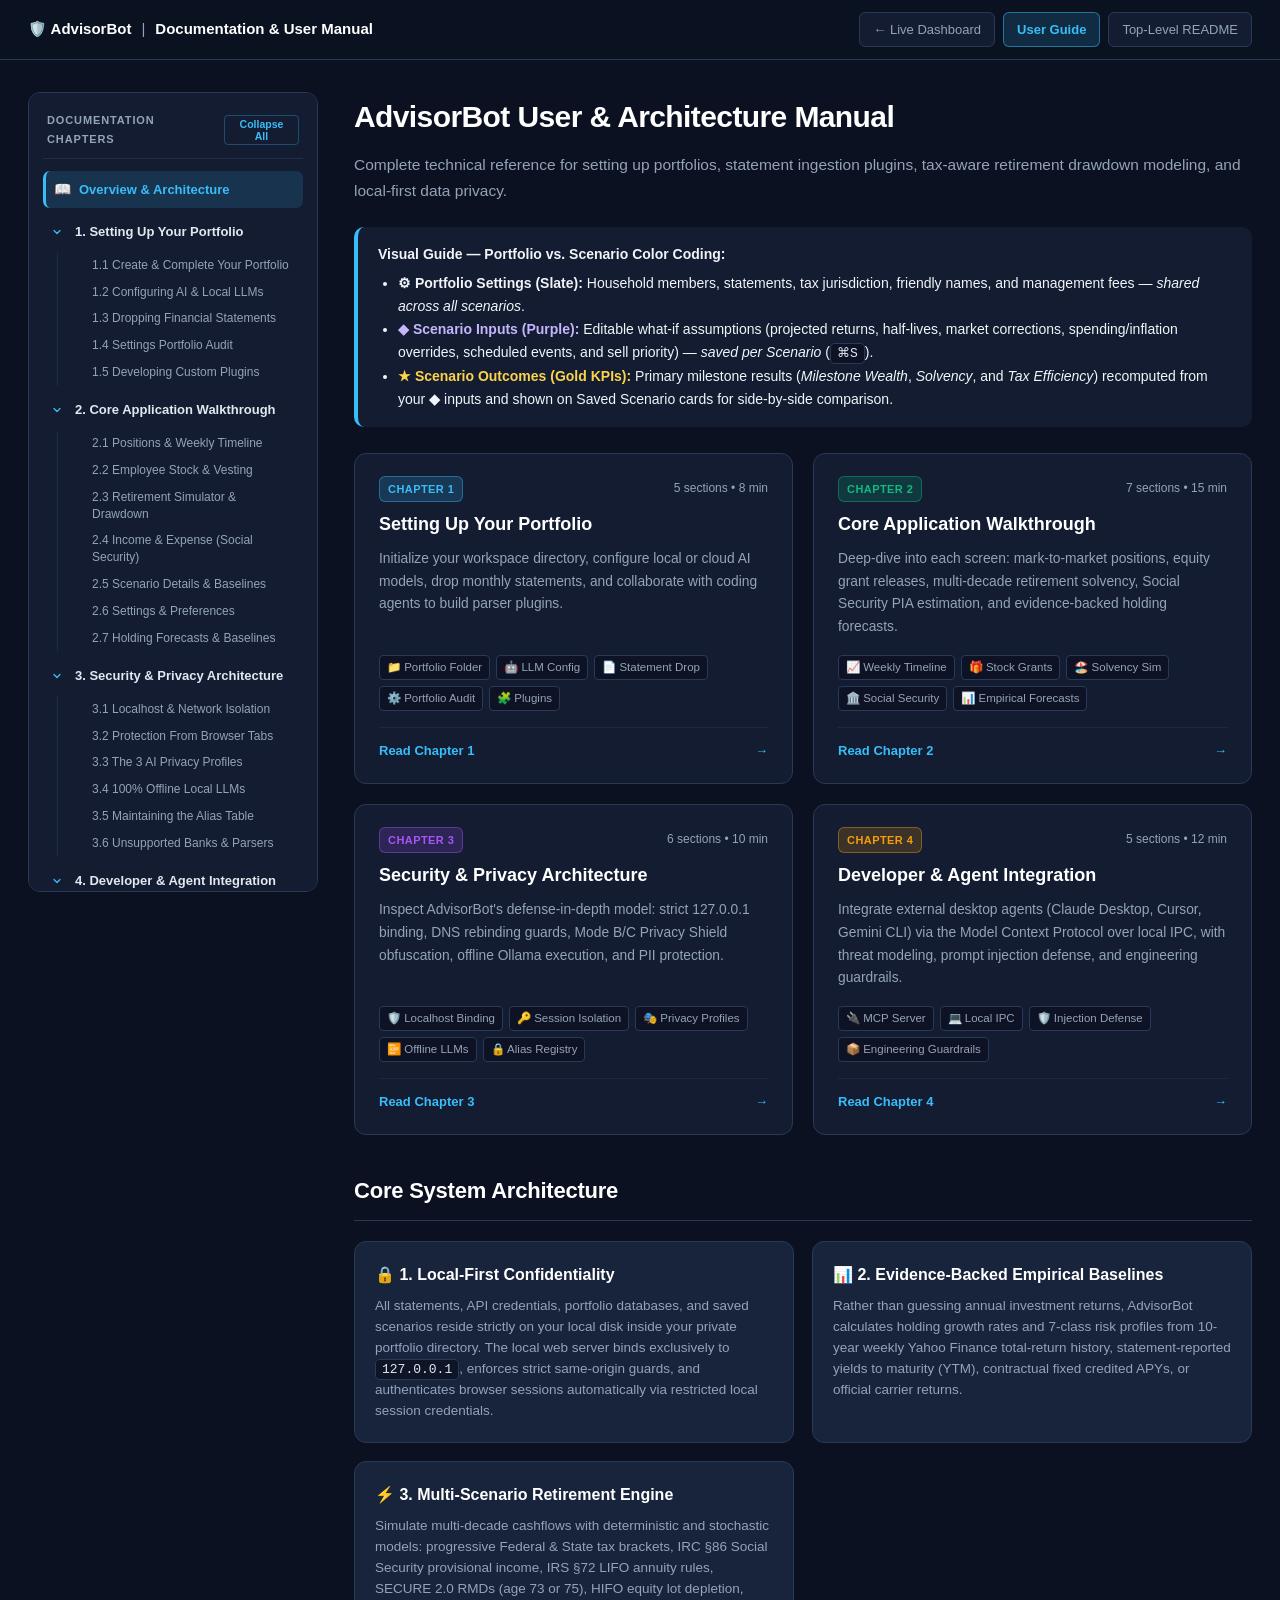
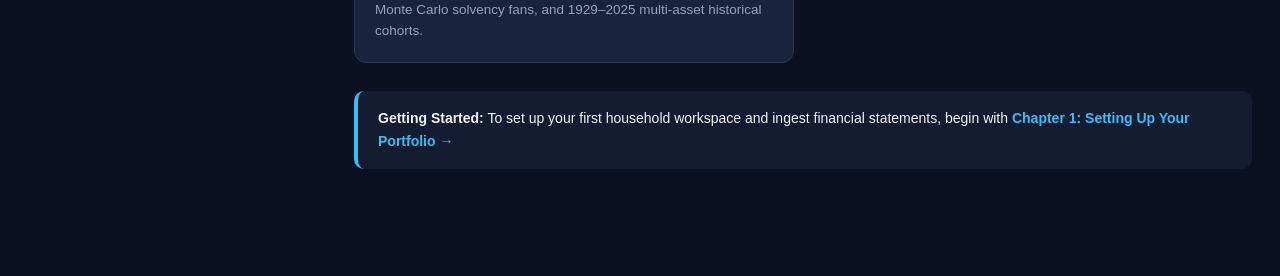
<file: Docs/index.html>
<!DOCTYPE html>
<html lang="en">
<head>
  <meta charset="UTF-8" />
  <meta name="viewport" content="width=device-width, initial-scale=1.0" />
  <title>AdvisorBot Documentation &amp; User Manual</title>
  <link rel="icon" href="../Assets/default_badge.svg" />
  <link rel="stylesheet" href="docs.css" />
  <script>
    // Immediate hash redirect before body renders if an anchor was targeted
    (function () {
      const hash = window.location.hash;
      if (!hash) return;
      const routes = {
        // Chapter 1
        "#ch1-portfolio-setup": "ch1-portfolio-setup.html#ch1-portfolio-setup",
        "#portfolio-dir": "ch1-portfolio-setup.html#portfolio-dir",
        "#llm-setup": "ch1-portfolio-setup.html#llm-setup",
        "#statements-drop": "ch1-portfolio-setup.html#statements-drop",
        "#portfolio-settings-audit": "ch1-portfolio-setup.html#portfolio-settings-audit",
        "#agent-plugins": "ch1-portfolio-setup.html#agent-plugins",

        // Chapter 2
        "#ch2-page-walkthrough": "ch2-core-walkthrough.html#ch2-page-walkthrough",
        "#page-positions": "ch2-core-walkthrough.html#page-positions",
        "#page-grants": "ch2-core-walkthrough.html#page-grants",
        "#page-simulator": "ch2-core-walkthrough.html#page-simulator",
        "#page-social-security": "ch2-core-walkthrough.html#page-social-security",
        "#page-scenarios": "ch2-core-walkthrough.html#page-scenarios",
        "#page-settings": "ch2-core-walkthrough.html#page-settings",
        "#holding-forecast-methodology": "ch2-core-walkthrough.html#holding-forecast-methodology",

        // Chapter 3
        "#ch3-security-privacy": "ch3-security-privacy.html#ch3-security-privacy",
        "#sec-local-first": "ch3-security-privacy.html#sec-local-first",
        "#sec-cross-tab": "ch3-security-privacy.html#sec-cross-tab",
        "#sec-profiles": "ch3-security-privacy.html#sec-profiles",
        "#sec-local-llm": "ch3-security-privacy.html#sec-local-llm",
        "#sec-alias-table": "ch3-security-privacy.html#sec-alias-table",
        "#sec-unsupported-banks": "ch3-security-privacy.html#sec-unsupported-banks",

        // Chapter 4
        "#ch4-advanced": "ch4-developer-agent.html#ch4-advanced",
        "#adv-mcp": "ch4-developer-agent.html#adv-mcp",
        "#adv-mcp-security": "ch4-developer-agent.html#adv-mcp-security",
        "#adv-guardrails": "ch4-developer-agent.html#adv-guardrails",
        "#adv-testing": "ch4-developer-agent.html#adv-testing",
        "#adv-contributing": "ch4-developer-agent.html#adv-contributing"
      };
      if (routes[hash]) {
        window.location.replace(routes[hash]);
      }
    })();
  </script>
</head>
<body>

  <!-- Top Navigation Bar -->
  <header class="topbar">
    <div class="topbar-title">
      <span>🛡️ AdvisorBot</span>
      <span style="color: var(--muted); font-weight: normal;">|</span>
      <span>Documentation &amp; User Manual</span>
    </div>
    <nav class="topbar-links">
      <a class="nav-pill" href="../index.html">← Live Dashboard</a>
      <a class="nav-pill active" href="index.html">User Guide</a>
      <a class="nav-pill" href="readme.html">Top-Level README</a>
    </nav>
  </header>

  <div class="layout">
    <!-- Sidebar Table of Contents -->
    <aside class="toc" id="doc-toc">
      <div class="toc-header">
        <div class="toc-heading">Documentation Chapters</div>
        <button type="button" class="toc-toggle-all-btn" id="toc-toggle-all" onclick="toggleAllChapters()" title="Toggle all chapters">Expand All</button>
      </div>

      <div class="toc-item">
        <a href="index.html" class="toc-nav-link active">
          <span style="font-size:14px;">📖</span>
          <span>Overview &amp; Architecture</span>
        </a>
      </div>

      <!-- Chapter 1 -->
      <div class="toc-chapter-group" id="ch-group-1">
        <div class="toc-chapter-header">
          <button type="button" class="toc-caret-btn" onclick="toggleChapter(1)" aria-label="Toggle Chapter 1 sub-sections">
            <svg class="toc-caret" width="12" height="12" viewBox="0 0 24 24" fill="none" stroke="currentColor" stroke-width="2.5" stroke-linecap="round" stroke-linejoin="round">
              <polyline points="9 18 15 12 9 6"></polyline>
            </svg>
          </button>
          <a href="ch1-portfolio-setup.html" class="toc-chapter-link">
            1. Setting Up Your Portfolio
          </a>
        </div>
        <div class="toc-subsections">
          <a class="sub" href="ch1-portfolio-setup.html#portfolio-dir">1.1 Create &amp; Complete Your Portfolio</a>
          <a class="sub" href="ch1-portfolio-setup.html#llm-setup">1.2 Configuring AI &amp; Local LLMs</a>
          <a class="sub" href="ch1-portfolio-setup.html#statements-drop">1.3 Dropping Financial Statements</a>
          <a class="sub" href="ch1-portfolio-setup.html#portfolio-settings-audit">1.4 Settings Portfolio Audit</a>
          <a class="sub" href="ch1-portfolio-setup.html#agent-plugins">1.5 Developing Custom Plugins</a>
        </div>
      </div>

      <!-- Chapter 2 -->
      <div class="toc-chapter-group" id="ch-group-2">
        <div class="toc-chapter-header">
          <button type="button" class="toc-caret-btn" onclick="toggleChapter(2)" aria-label="Toggle Chapter 2 sub-sections">
            <svg class="toc-caret" width="12" height="12" viewBox="0 0 24 24" fill="none" stroke="currentColor" stroke-width="2.5" stroke-linecap="round" stroke-linejoin="round">
              <polyline points="9 18 15 12 9 6"></polyline>
            </svg>
          </button>
          <a href="ch2-core-walkthrough.html" class="toc-chapter-link">
            2. Core Application Walkthrough
          </a>
        </div>
        <div class="toc-subsections">
          <a class="sub" href="ch2-core-walkthrough.html#page-positions">2.1 Positions &amp; Weekly Timeline</a>
          <a class="sub" href="ch2-core-walkthrough.html#page-grants">2.2 Employee Stock &amp; Vesting</a>
          <a class="sub" href="ch2-core-walkthrough.html#page-simulator">2.3 Retirement Simulator &amp; Drawdown</a>
          <a class="sub" href="ch2-core-walkthrough.html#page-social-security">2.4 Income &amp; Expense (Social Security)</a>
          <a class="sub" href="ch2-core-walkthrough.html#page-scenarios">2.5 Scenario Details &amp; Baselines</a>
          <a class="sub" href="ch2-core-walkthrough.html#page-settings">2.6 Settings &amp; Preferences</a>
          <a class="sub" href="ch2-core-walkthrough.html#holding-forecast-methodology">2.7 Holding Forecasts &amp; Baselines</a>
        </div>
      </div>

      <!-- Chapter 3 -->
      <div class="toc-chapter-group" id="ch-group-3">
        <div class="toc-chapter-header">
          <button type="button" class="toc-caret-btn" onclick="toggleChapter(3)" aria-label="Toggle Chapter 3 sub-sections">
            <svg class="toc-caret" width="12" height="12" viewBox="0 0 24 24" fill="none" stroke="currentColor" stroke-width="2.5" stroke-linecap="round" stroke-linejoin="round">
              <polyline points="9 18 15 12 9 6"></polyline>
            </svg>
          </button>
          <a href="ch3-security-privacy.html" class="toc-chapter-link">
            3. Security &amp; Privacy Architecture
          </a>
        </div>
        <div class="toc-subsections">
          <a class="sub" href="ch3-security-privacy.html#sec-local-first">3.1 Localhost &amp; Network Isolation</a>
          <a class="sub" href="ch3-security-privacy.html#sec-cross-tab">3.2 Protection From Browser Tabs</a>
          <a class="sub" href="ch3-security-privacy.html#sec-profiles">3.3 The 3 AI Privacy Profiles</a>
          <a class="sub" href="ch3-security-privacy.html#sec-local-llm">3.4 100% Offline Local LLMs</a>
          <a class="sub" href="ch3-security-privacy.html#sec-alias-table">3.5 Maintaining the Alias Table</a>
          <a class="sub" href="ch3-security-privacy.html#sec-unsupported-banks">3.6 Unsupported Banks &amp; Parsers</a>
        </div>
      </div>

      <!-- Chapter 4 -->
      <div class="toc-chapter-group" id="ch-group-4">
        <div class="toc-chapter-header">
          <button type="button" class="toc-caret-btn" onclick="toggleChapter(4)" aria-label="Toggle Chapter 4 sub-sections">
            <svg class="toc-caret" width="12" height="12" viewBox="0 0 24 24" fill="none" stroke="currentColor" stroke-width="2.5" stroke-linecap="round" stroke-linejoin="round">
              <polyline points="9 18 15 12 9 6"></polyline>
            </svg>
          </button>
          <a href="ch4-developer-agent.html" class="toc-chapter-link">
            4. Developer &amp; Agent Integration
          </a>
        </div>
        <div class="toc-subsections">
          <a class="sub" href="ch4-developer-agent.html#adv-mcp">4.1 External Agent MCP Integration</a>
          <a class="sub" href="ch4-developer-agent.html#adv-mcp-security">4.2 MCP Security &amp; Injection Defense</a>
          <a class="sub" href="ch4-developer-agent.html#adv-guardrails">4.3 Engineering &amp; Privacy Guardrails</a>
          <a class="sub" href="ch4-developer-agent.html#adv-testing">4.4 Isolated Test Suite &amp; Verification</a>
          <a class="sub" href="ch4-developer-agent.html#adv-contributing">4.5 Commit Template &amp; Contributor Workflow</a>
        </div>
      </div>
    </aside>

    <!-- Main Content Area -->
    <main>
      <h1>AdvisorBot User &amp; Architecture Manual</h1>
      <p class="subtitle">Complete technical reference for setting up portfolios, statement ingestion plugins, tax-aware retirement drawdown modeling, and local-first data privacy.</p>

      <div class="callout callout-info" style="margin-bottom:26px;">
        <strong>Visual Guide &mdash; Portfolio vs. Scenario Color Coding:</strong>
        <ul style="margin:6px 0 0;padding-left:20px;">
          <li><strong>&#9881; Portfolio Settings (Slate):</strong> Household members, statements, tax jurisdiction, friendly names, and management fees &mdash; <em>shared across all scenarios</em>.</li>
          <li><strong style="color:#c4b5fd;">&#9670; Scenario Inputs (Purple):</strong> Editable what-if assumptions (projected returns, half-lives, market corrections, spending/inflation overrides, scheduled events, and sell priority) &mdash; <em>saved per Scenario</em> (<code>&#8984;S</code>).</li>
          <li><strong style="color:#fcd34d;">&#9733; Scenario Outcomes (Gold KPIs):</strong> Primary milestone results (<em>Milestone Wealth</em>, <em>Solvency</em>, and <em>Tax Efficiency</em>) recomputed from your <strong>&#9670;</strong> inputs and shown on Saved Scenario cards for side-by-side comparison.</li>
        </ul>
      </div>

      <!-- Chapter Directory Cards -->
      <div style="display:grid;grid-template-columns:repeat(auto-fit, minmax(320px, 1fr));gap:20px;margin-bottom:38px;">
        
        <!-- Chapter 1 Card -->
        <a href="ch1-portfolio-setup.html" class="chapter-hub-card">
          <div style="display:flex;justify-content:space-between;align-items:center;">
            <span class="badge badge-blue">Chapter 1</span>
            <span style="font-size:12px;color:var(--muted);">5 sections &bull; 8 min</span>
          </div>
          <h3>Setting Up Your Portfolio</h3>
          <p>Initialize your workspace directory, configure local or cloud AI models, drop monthly statements, and collaborate with coding agents to build parser plugins.</p>
          <div class="chapter-hub-pills">
            <span class="chapter-hub-pill">📁 Portfolio Folder</span>
            <span class="chapter-hub-pill">🤖 LLM Config</span>
            <span class="chapter-hub-pill">📄 Statement Drop</span>
            <span class="chapter-hub-pill">⚙️ Portfolio Audit</span>
            <span class="chapter-hub-pill">🧩 Plugins</span>
          </div>
          <div class="chapter-hub-footer">
            <span>Read Chapter 1</span>
            <span>&rarr;</span>
          </div>
        </a>

        <!-- Chapter 2 Card -->
        <a href="ch2-core-walkthrough.html" class="chapter-hub-card">
          <div style="display:flex;justify-content:space-between;align-items:center;">
            <span class="badge badge-green">Chapter 2</span>
            <span style="font-size:12px;color:var(--muted);">7 sections &bull; 15 min</span>
          </div>
          <h3>Core Application Walkthrough</h3>
          <p>Deep-dive into each screen: mark-to-market positions, equity grant releases, multi-decade retirement solvency, Social Security PIA estimation, and evidence-backed holding forecasts.</p>
          <div class="chapter-hub-pills">
            <span class="chapter-hub-pill">📈 Weekly Timeline</span>
            <span class="chapter-hub-pill">🎁 Stock Grants</span>
            <span class="chapter-hub-pill">🏖️ Solvency Sim</span>
            <span class="chapter-hub-pill">🏛️ Social Security</span>
            <span class="chapter-hub-pill">📊 Empirical Forecasts</span>
          </div>
          <div class="chapter-hub-footer">
            <span>Read Chapter 2</span>
            <span>&rarr;</span>
          </div>
        </a>

        <!-- Chapter 3 Card -->
        <a href="ch3-security-privacy.html" class="chapter-hub-card">
          <div style="display:flex;justify-content:space-between;align-items:center;">
            <span class="badge badge-purple">Chapter 3</span>
            <span style="font-size:12px;color:var(--muted);">6 sections &bull; 10 min</span>
          </div>
          <h3>Security &amp; Privacy Architecture</h3>
          <p>Inspect AdvisorBot's defense-in-depth model: strict 127.0.0.1 binding, DNS rebinding guards, Mode B/C Privacy Shield obfuscation, offline Ollama execution, and PII protection.</p>
          <div class="chapter-hub-pills">
            <span class="chapter-hub-pill">🛡️ Localhost Binding</span>
            <span class="chapter-hub-pill">🔑 Session Isolation</span>
            <span class="chapter-hub-pill">🎭 Privacy Profiles</span>
            <span class="chapter-hub-pill">📴 Offline LLMs</span>
            <span class="chapter-hub-pill">🔒 Alias Registry</span>
          </div>
          <div class="chapter-hub-footer">
            <span>Read Chapter 3</span>
            <span>&rarr;</span>
          </div>
        </a>

        <!-- Chapter 4 Card -->
        <a href="ch4-developer-agent.html" class="chapter-hub-card">
          <div style="display:flex;justify-content:space-between;align-items:center;">
            <span class="badge badge-amber">Chapter 4</span>
            <span style="font-size:12px;color:var(--muted);">5 sections &bull; 12 min</span>
          </div>
          <h3>Developer &amp; Agent Integration</h3>
          <p>Integrate external desktop agents (Claude Desktop, Cursor, Gemini CLI) via the Model Context Protocol over local IPC, with threat modeling, prompt injection defense, and engineering guardrails.</p>
          <div class="chapter-hub-pills">
            <span class="chapter-hub-pill">🔌 MCP Server</span>
            <span class="chapter-hub-pill">💻 Local IPC</span>
            <span class="chapter-hub-pill">🛡️ Injection Defense</span>
            <span class="chapter-hub-pill">📦 Engineering Guardrails</span>
          </div>
          <div class="chapter-hub-footer">
            <span>Read Chapter 4</span>
            <span>&rarr;</span>
          </div>
        </a>

      </div>

      <!-- System Architecture & Principles -->
      <h2>Core System Architecture</h2>
      <div class="card-grid">
        <div class="card">
          <h4>🔒 1. Local-First Confidentiality</h4>
          <p>All statements, API credentials, portfolio databases, and saved scenarios reside strictly on your local disk inside your private portfolio directory. The local web server binds exclusively to <code>127.0.0.1</code>, enforces strict same-origin guards, and authenticates browser sessions automatically via restricted local session credentials.</p>
        </div>
        <div class="card">
          <h4>📊 2. Evidence-Backed Empirical Baselines</h4>
          <p>Rather than guessing annual investment returns, AdvisorBot calculates holding growth rates and 7-class risk profiles from 10-year weekly Yahoo Finance total-return history, statement-reported yields to maturity (YTM), contractual fixed credited APYs, or official carrier returns.</p>
        </div>
        <div class="card">
          <h4>⚡ 3. Multi-Scenario Retirement Engine</h4>
          <p>Simulate multi-decade cashflows with deterministic and stochastic models: progressive Federal &amp; State tax brackets, IRC §86 Social Security provisional income, IRS §72 LIFO annuity rules, SECURE 2.0 RMDs (age 73 or 75), HIFO equity lot depletion, Monte Carlo solvency fans, and 1929–2025 multi-asset historical cohorts.</p>
        </div>
      </div>

      <div class="callout callout-info">
        <strong>Getting Started:</strong> To set up your first household workspace and ingest financial statements, begin with <a href="ch1-portfolio-setup.html" style="font-weight:600;">Chapter 1: Setting Up Your Portfolio &rarr;</a>
      </div>
    </main>
  </div>

  <script src="docs.js"></script>
  <script>
    document.addEventListener("DOMContentLoaded", function () {
      initDocsPage(0);
    });
  </script>
</body>
</html>
</file>
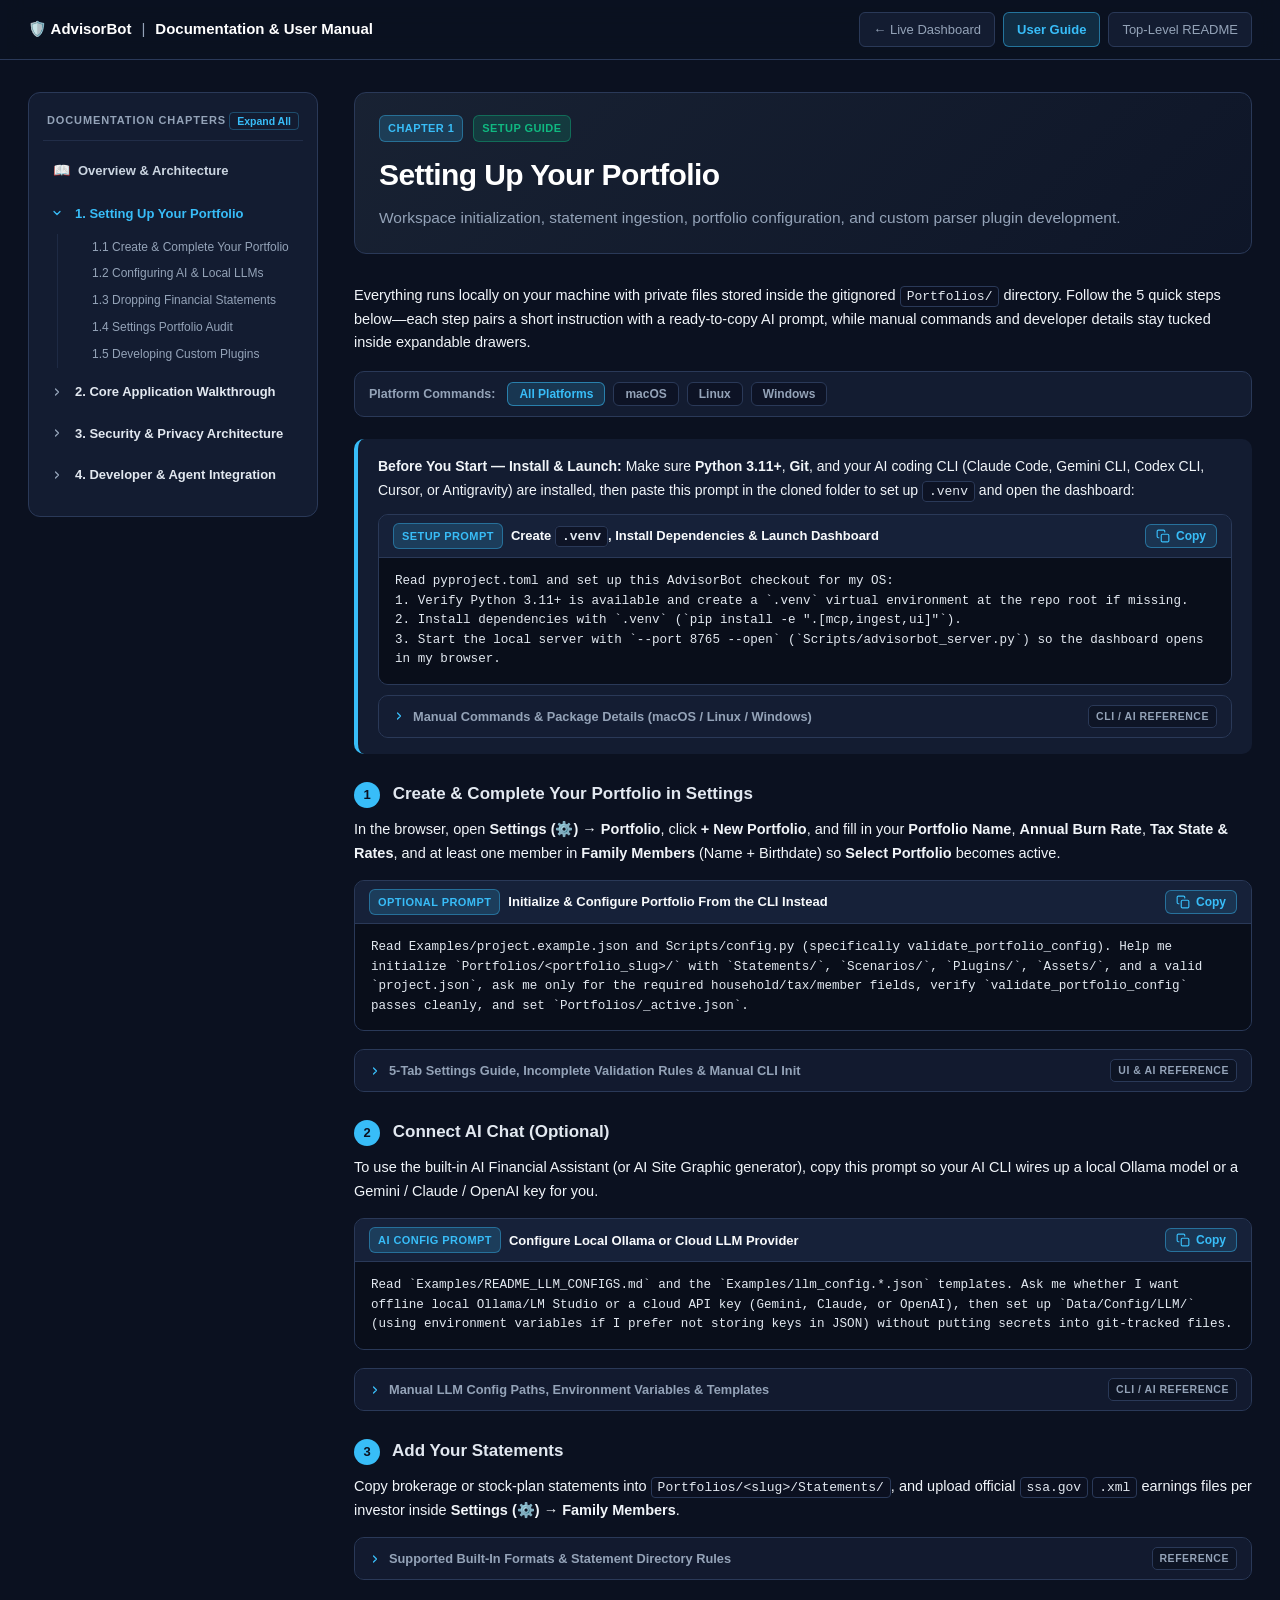
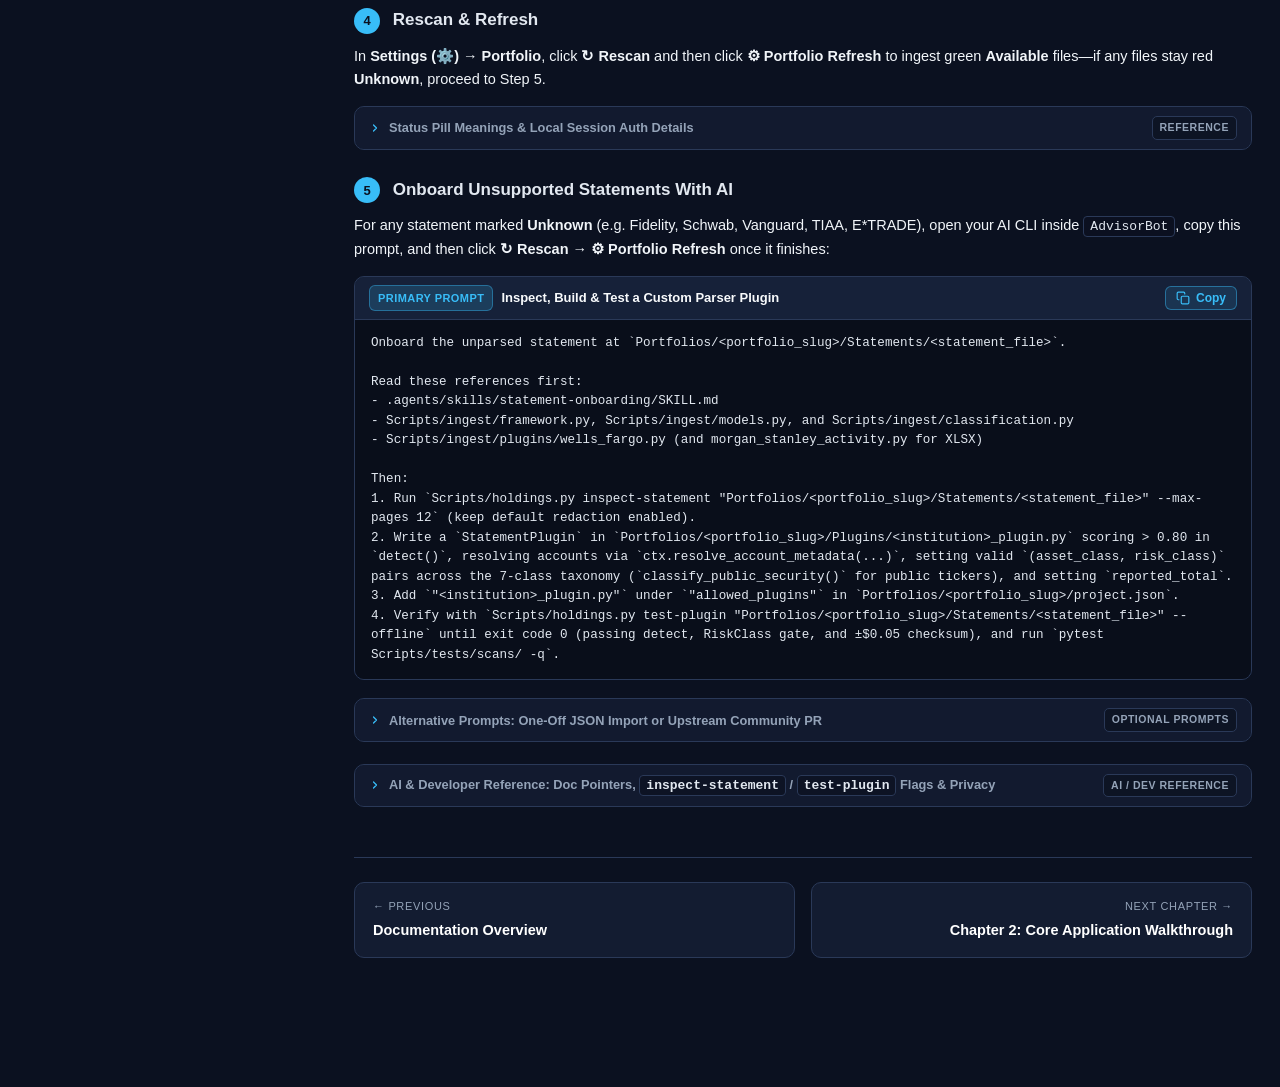
<file: Docs/ch1-portfolio-setup.html>
<!DOCTYPE html>
<html lang="en">
<head>
  <meta charset="UTF-8" />
  <meta name="viewport" content="width=device-width, initial-scale=1.0" />
  <title>Chapter 1: Setting Up Your Portfolio — AdvisorBot Documentation</title>
  <link rel="icon" href="../Assets/default_badge.svg" />
  <link rel="stylesheet" href="docs.css" />
</head>
<body>

  <!-- Top Navigation Bar -->
  <header class="topbar">
    <div class="topbar-title">
      <span>🛡️ AdvisorBot</span>
      <span style="color: var(--muted); font-weight: normal;">|</span>
      <span>Documentation &amp; User Manual</span>
    </div>
    <nav class="topbar-links">
      <a class="nav-pill" href="../index.html">← Live Dashboard</a>
      <a class="nav-pill active" href="index.html">User Guide</a>
      <a class="nav-pill" href="readme.html">Top-Level README</a>
    </nav>
  </header>

  <div class="layout">
    <!-- Sidebar Table of Contents -->
    <aside class="toc" id="doc-toc">
      <div class="toc-header">
        <div class="toc-heading">Documentation Chapters</div>
        <button type="button" class="toc-toggle-all-btn" id="toc-toggle-all" onclick="toggleAllChapters()" title="Toggle all chapters">Expand All</button>
      </div>

      <div class="toc-item">
        <a href="index.html" class="toc-nav-link">
          <span style="font-size:14px;">📖</span>
          <span>Overview &amp; Architecture</span>
        </a>
      </div>

      <!-- Chapter 1 -->
      <div class="toc-chapter-group" id="ch-group-1">
        <div class="toc-chapter-header">
          <button type="button" class="toc-caret-btn" onclick="toggleChapter(1)" aria-label="Toggle Chapter 1 sub-sections">
            <svg class="toc-caret" width="12" height="12" viewBox="0 0 24 24" fill="none" stroke="currentColor" stroke-width="2.5" stroke-linecap="round" stroke-linejoin="round">
              <polyline points="9 18 15 12 9 6"></polyline>
            </svg>
          </button>
          <a href="ch1-portfolio-setup.html" class="toc-chapter-link active">
            1. Setting Up Your Portfolio
          </a>
        </div>
        <div class="toc-subsections">
          <a class="sub" href="#portfolio-dir">1.1 Create &amp; Complete Your Portfolio</a>
          <a class="sub" href="#llm-setup">1.2 Configuring AI &amp; Local LLMs</a>
          <a class="sub" href="#statements-drop">1.3 Dropping Financial Statements</a>
          <a class="sub" href="#portfolio-settings-audit">1.4 Settings Portfolio Audit</a>
          <a class="sub" href="#agent-plugins">1.5 Developing Custom Plugins</a>
        </div>
      </div>

      <!-- Chapter 2 -->
      <div class="toc-chapter-group" id="ch-group-2">
        <div class="toc-chapter-header">
          <button type="button" class="toc-caret-btn" onclick="toggleChapter(2)" aria-label="Toggle Chapter 2 sub-sections">
            <svg class="toc-caret" width="12" height="12" viewBox="0 0 24 24" fill="none" stroke="currentColor" stroke-width="2.5" stroke-linecap="round" stroke-linejoin="round">
              <polyline points="9 18 15 12 9 6"></polyline>
            </svg>
          </button>
          <a href="ch2-core-walkthrough.html" class="toc-chapter-link">
            2. Core Application Walkthrough
          </a>
        </div>
        <div class="toc-subsections">
          <a class="sub" href="ch2-core-walkthrough.html#page-positions">2.1 Positions &amp; Weekly Timeline</a>
          <a class="sub" href="ch2-core-walkthrough.html#page-grants">2.2 Employee Stock &amp; Vesting</a>
          <a class="sub" href="ch2-core-walkthrough.html#page-simulator">2.3 Retirement Simulator &amp; Drawdown</a>
          <a class="sub" href="ch2-core-walkthrough.html#page-social-security">2.4 Income &amp; Expense (Social Security)</a>
          <a class="sub" href="ch2-core-walkthrough.html#page-scenarios">2.5 Scenario Details &amp; Baselines</a>
          <a class="sub" href="ch2-core-walkthrough.html#page-settings">2.6 Settings &amp; Preferences</a>
          <a class="sub" href="ch2-core-walkthrough.html#holding-forecast-methodology">2.7 Holding Forecasts &amp; Baselines</a>
        </div>
      </div>

      <!-- Chapter 3 -->
      <div class="toc-chapter-group" id="ch-group-3">
        <div class="toc-chapter-header">
          <button type="button" class="toc-caret-btn" onclick="toggleChapter(3)" aria-label="Toggle Chapter 3 sub-sections">
            <svg class="toc-caret" width="12" height="12" viewBox="0 0 24 24" fill="none" stroke="currentColor" stroke-width="2.5" stroke-linecap="round" stroke-linejoin="round">
              <polyline points="9 18 15 12 9 6"></polyline>
            </svg>
          </button>
          <a href="ch3-security-privacy.html" class="toc-chapter-link">
            3. Security &amp; Privacy Architecture
          </a>
        </div>
        <div class="toc-subsections">
          <a class="sub" href="ch3-security-privacy.html#sec-local-first">3.1 Localhost &amp; Network Isolation</a>
          <a class="sub" href="ch3-security-privacy.html#sec-cross-tab">3.2 Protection From Browser Tabs</a>
          <a class="sub" href="ch3-security-privacy.html#sec-profiles">3.3 The 3 AI Privacy Profiles</a>
          <a class="sub" href="ch3-security-privacy.html#sec-local-llm">3.4 100% Offline Local LLMs</a>
          <a class="sub" href="ch3-security-privacy.html#sec-alias-table">3.5 Maintaining the Alias Table</a>
          <a class="sub" href="ch3-security-privacy.html#sec-unsupported-banks">3.6 Unsupported Banks &amp; Parsers</a>
        </div>
      </div>

      <!-- Chapter 4 -->
      <div class="toc-chapter-group" id="ch-group-4">
        <div class="toc-chapter-header">
          <button type="button" class="toc-caret-btn" onclick="toggleChapter(4)" aria-label="Toggle Chapter 4 sub-sections">
            <svg class="toc-caret" width="12" height="12" viewBox="0 0 24 24" fill="none" stroke="currentColor" stroke-width="2.5" stroke-linecap="round" stroke-linejoin="round">
              <polyline points="9 18 15 12 9 6"></polyline>
            </svg>
          </button>
          <a href="ch4-developer-agent.html" class="toc-chapter-link">
            4. Developer &amp; Agent Integration
          </a>
        </div>
        <div class="toc-subsections">
          <a class="sub" href="ch4-developer-agent.html#adv-mcp">4.1 External Agent MCP Integration</a>
          <a class="sub" href="ch4-developer-agent.html#adv-mcp-security">4.2 MCP Security &amp; Injection Defense</a>
          <a class="sub" href="ch4-developer-agent.html#adv-guardrails">4.3 Engineering &amp; Privacy Guardrails</a>
          <a class="sub" href="ch4-developer-agent.html#adv-testing">4.4 Isolated Test Suite &amp; Verification</a>
          <a class="sub" href="ch4-developer-agent.html#adv-contributing">4.5 Commit Template &amp; Contributor Workflow</a>
        </div>
      </div>
    </aside>

    <!-- Main Content Area -->
    <main>
      <div class="chapter-banner">
        <div class="chapter-badge-wrap">
          <span class="badge badge-blue">Chapter 1</span>
          <span class="badge badge-green">Setup Guide</span>
        </div>
        <h1 style="margin-bottom:6px;">Setting Up Your Portfolio</h1>
        <p class="subtitle" style="margin-bottom:0;">Workspace initialization, statement ingestion, portfolio configuration, and custom parser plugin development.</p>
      </div>

      <section id="ch1-portfolio-setup">
        <p>Everything runs locally on your machine with private files stored inside the gitignored <code>Portfolios/</code> directory. Follow the 5 quick steps below—each step pairs a short instruction with a ready-to-copy AI prompt, while manual commands and developer details stay tucked inside expandable drawers.</p>

        <div class="os-filter-bar" role="region" aria-label="Filter setup instructions by operating system">
          <span class="os-filter-label">Platform Commands:</span>
          <button type="button" class="os-filter-btn active" data-os-filter="all">All Platforms</button>
          <button type="button" class="os-filter-btn" data-os-filter="macos">macOS</button>
          <button type="button" class="os-filter-btn" data-os-filter="linux">Linux</button>
          <button type="button" class="os-filter-btn" data-os-filter="windows">Windows</button>
        </div>

        <!-- Step 0: Environment & Launch -->
        <div class="callout callout-info" style="margin-bottom:24px;">
          <strong>Before You Start — Install &amp; Launch:</strong> Make sure <strong>Python 3.11+</strong>, <strong>Git</strong>, and your AI coding CLI (Claude Code, Gemini CLI, Codex CLI, Cursor, or Antigravity) are installed, then paste this prompt in the cloned folder to set up <code>.venv</code> and open the dashboard:
          <div class="prompt-card" style="margin:12px 0 10px;">
            <div class="prompt-card-hdr">
              <div class="prompt-card-title">
                <span class="badge badge-blue">Setup Prompt</span>
                <span>Create <code>.venv</code>, Install Dependencies &amp; Launch Dashboard</span>
              </div>
              <button type="button" class="prompt-copy-btn" onclick="copyPromptCard(this)" title="Copy prompt to clipboard">
                <svg width="14" height="14" viewBox="0 0 24 24" fill="none" stroke="currentColor" stroke-width="2" stroke-linecap="round" stroke-linejoin="round" aria-hidden="true"><rect x="9" y="9" width="13" height="13" rx="2" ry="2"></rect><path d="M5 15H4a2 2 0 0 1-2-2V4a2 2 0 0 1 2-2h9a2 2 0 0 1 2 2v1"></path></svg>
                <span class="prompt-copy-label">Copy</span>
              </button>
            </div>
            <pre>Read pyproject.toml and set up this AdvisorBot checkout for my OS:
1. Verify Python 3.11+ is available and create a `.venv` virtual environment at the repo root if missing.
2. Install dependencies with `.venv` (`pip install -e ".[mcp,ingest,ui]"`).
3. Start the local server with `--port 8765 --open` (`Scripts/advisorbot_server.py`) so the dashboard opens in my browser.</pre>
          </div>
          <details class="doc-details" style="margin:8px 0 0;">
            <summary>
              <span class="doc-details-title">
                <span class="doc-details-chev"><svg width="12" height="12" viewBox="0 0 24 24" fill="none" stroke="currentColor" stroke-width="2.5" stroke-linecap="round" stroke-linejoin="round"><polyline points="9 18 15 12 9 6"></polyline></svg></span>
                <span>Manual Commands &amp; Package Details (macOS / Linux / Windows)</span>
              </span>
              <span class="doc-details-tag">CLI / AI Reference</span>
            </summary>
            <div class="doc-details-body">
              <p>Core portfolio math uses Python stdlib; optional extras in <code>pyproject.toml</code> enable PDF/XLSX ingestion (<code>ingest</code>: <code>pypdf</code>, <code>openpyxl</code>), badge image uploads (<code>ui</code>: <code>Pillow</code>), external agents (<code>mcp</code>), and tests (<code>dev</code>: <code>pytest</code>). Public quotes require Yahoo Finance access during refresh.</p>
              <div class="platform-variants" style="margin-bottom:4px;">
                <div class="platform-variant" data-os="macos">
                  <div class="platform-variant-header"><span>macOS</span><span class="platform-variant-shell">Terminal (zsh / bash)</span></div>
                  <pre><code>git clone &lt;repository-url&gt; &amp;&amp; cd AdvisorBot
python3 -m venv .venv &amp;&amp; source .venv/bin/activate
python -m pip install -e ".[mcp,ingest,ui]"   # Add ,dev if running pytest
.venv/bin/python Scripts/advisorbot_server.py --port 8765 --open</code></pre>
                </div>
                <div class="platform-variant" data-os="linux">
                  <div class="platform-variant-header"><span>Linux</span><span class="platform-variant-shell">Terminal (bash / zsh)</span></div>
                  <pre><code>git clone &lt;repository-url&gt; &amp;&amp; cd AdvisorBot
python3 -m venv .venv &amp;&amp; source .venv/bin/activate
python -m pip install -e ".[mcp,ingest,ui]"   # Add ,dev if running pytest
.venv/bin/python Scripts/advisorbot_server.py --port 8765 --open</code></pre>
                  <div class="platform-variant-note">Headless/WSL without a desktop browser opener: omit <code>--open</code> and open the printed <code>http://127.0.0.1:8765/?token=...</code> link.</div>
                </div>
                <div class="platform-variant" data-os="windows">
                  <div class="platform-variant-header"><span>Windows</span><span class="platform-variant-shell">PowerShell / Command Prompt</span></div>
                  <pre><code>git clone &lt;repository-url&gt;; cd AdvisorBot
py -3 -m venv .venv; .\.venv\Scripts\Activate.ps1
python -m pip install -e ".[mcp,ingest,ui]"   # Add ,dev if running pytest
.\.venv\Scripts\python.exe Scripts\advisorbot_server.py --port 8765 --open</code></pre>
                  <div class="platform-variant-note">If PowerShell script activation is blocked, run <code>Set-ExecutionPolicy -Scope CurrentUser RemoteSigned</code> once, or run <code>.\.venv\Scripts\python.exe</code> directly.</div>
                </div>
              </div>
            </div>
          </details>
        </div>

        <!-- Step 1 -->
        <h3 id="portfolio-dir"><span class="step-num">1</span> Create &amp; Complete Your Portfolio in Settings</h3>
        <p>In the browser, open <strong>Settings (⚙️) &rarr; Portfolio</strong>, click <strong>+ New Portfolio</strong>, and fill in your <strong>Portfolio Name</strong>, <strong>Annual Burn Rate</strong>, <strong>Tax State &amp; Rates</strong>, and at least one member in <strong>Family Members</strong> (Name + Birthdate) so <strong>Select Portfolio</strong> becomes active.</p>
        <div class="prompt-card">
          <div class="prompt-card-hdr">
            <div class="prompt-card-title">
              <span class="badge badge-blue">Optional Prompt</span>
              <span>Initialize &amp; Configure Portfolio From the CLI Instead</span>
            </div>
            <button type="button" class="prompt-copy-btn" onclick="copyPromptCard(this)" title="Copy prompt to clipboard">
              <svg width="14" height="14" viewBox="0 0 24 24" fill="none" stroke="currentColor" stroke-width="2" stroke-linecap="round" stroke-linejoin="round" aria-hidden="true"><rect x="9" y="9" width="13" height="13" rx="2" ry="2"></rect><path d="M5 15H4a2 2 0 0 1-2-2V4a2 2 0 0 1 2-2h9a2 2 0 0 1 2 2v1"></path></svg>
              <span class="prompt-copy-label">Copy</span>
            </button>
          </div>
          <pre>Read Examples/project.example.json and Scripts/config.py (specifically validate_portfolio_config). Help me initialize `Portfolios/&lt;portfolio_slug&gt;/` with `Statements/`, `Scenarios/`, `Plugins/`, `Assets/`, and a valid `project.json`, ask me only for the required household/tax/member fields, verify `validate_portfolio_config` passes cleanly, and set `Portfolios/_active.json`.</pre>
        </div>
        <details class="doc-details">
          <summary>
            <span class="doc-details-title">
              <span class="doc-details-chev"><svg width="12" height="12" viewBox="0 0 24 24" fill="none" stroke="currentColor" stroke-width="2.5" stroke-linecap="round" stroke-linejoin="round"><polyline points="9 18 15 12 9 6"></polyline></svg></span>
              <span>5-Tab Settings Guide, Incomplete Validation Rules &amp; Manual CLI Init</span>
            </span>
            <span class="doc-details-tag">UI &amp; AI Reference</span>
          </summary>
          <div class="doc-details-body">
            <h4>What Each Tab in Portfolio Settings (⚙️) Configures</h4>
            <table>
              <thead>
                <tr><th style="width:155px;">Settings Tab</th><th>Capabilities</th></tr>
              </thead>
              <tbody>
                <tr><td><strong>1. Portfolio</strong></td><td>Create/select/delete portfolios, set Name, Annual Burn Rate slider, Tax Jurisdiction / MFJ / Minimum Tax Bracket Floor, upload or AI-generate a 240&times;64 Site Graphic (10 presets, 10 slots), and audit/ingest statements (<code>&#8635; Rescan</code> / <code>&#9881; Portfolio Refresh</code>).</td></tr>
                <tr><td><strong>2. Family Members</strong></td><td>Investors &amp; beneficiaries, Birthdate, Milestone Age, Designated RMD Owner, <strong>Pre-Retirement Work Plans &amp; 401(k)/IRA Contributions</strong>, Default Social Security Claim Age, and <strong><code>ssa.gov</code> XML upload</strong> (<code>Select ssa.gov XML file</code>).</td></tr>
                <tr><td><strong>3. Symbols</strong></td><td>Up to <strong>10 verified Yahoo tickers or market indices</strong> (<code>AAPL</code>, <code>VTI</code>, <code>NASDAQ</code>, <code>SP500</code>, <code>DJIA</code>, <code>VIX</code>); drag item <strong>#1</strong> to set your Primary Equity.</td></tr>
                <tr><td><strong>4. Prompts</strong></td><td>Create or edit reusable AI Chat quick-prompts saved per portfolio.</td></tr>
                <tr><td><strong>5. Privacy</strong></td><td><strong>AI Chat Privacy</strong> (Modes <strong>A. Clear Text</strong>, <strong>B. Obfuscated Names</strong>, <strong>C. Obfuscated Names &amp; Values</strong>), <strong>Demo Mode</strong> slider, <strong>Alias &amp; Synonym Registry</strong> (+ custom terms &amp; Wire Preview), and the <strong>MCP Server</strong> toggle.</td></tr>
              </tbody>
            </table>
            <h4>Manual CLI Initialization &amp; Validation Rules (<code>validate_portfolio_config</code>)</h4>
            <p>A portfolio remains marked <strong>Incomplete</strong> (disabling <strong>Select Portfolio</strong>) until <code>household_name</code>, <code>reference_annual_burn &gt; 0</code>, <code>tax_rates.state_code</code> (or <code>FED</code>), <code>tax_rates.ltcg_top</code>, <code>tax_rates.ordinary_top</code>, and at least one entry in <code>investors</code> with <code>name</code> + <code>birth_date</code> are present.</p>
            <div class="platform-variants">
              <div class="platform-variant" data-os="macos">
                <div class="platform-variant-header"><span>macOS / Linux</span><span class="platform-variant-shell">bash / zsh</span></div>
                <pre><code>mkdir -p Portfolios/my_household/{Statements,Scenarios,Plugins,Assets}
cp Examples/project.example.json Portfolios/my_household/project.json
printf '{\n  "active_portfolio_id": "my_household"\n}\n' &gt; Portfolios/_active.json</code></pre>
              </div>
              <div class="platform-variant" data-os="linux">
                <div class="platform-variant-header"><span>Linux</span><span class="platform-variant-shell">bash</span></div>
                <pre><code>mkdir -p Portfolios/my_household/{Statements,Scenarios,Plugins,Assets}
cp Examples/project.example.json Portfolios/my_household/project.json
printf '{\n  "active_portfolio_id": "my_household"\n}\n' &gt; Portfolios/_active.json</code></pre>
              </div>
              <div class="platform-variant" data-os="windows">
                <div class="platform-variant-header"><span>Windows</span><span class="platform-variant-shell">PowerShell</span></div>
                <pre><code>New-Item -ItemType Directory -Force -Path Portfolios\my_household\Statements, Portfolios\my_household\Scenarios, Portfolios\my_household\Plugins, Portfolios\my_household\Assets | Out-Null
Copy-Item Examples\project.example.json Portfolios\my_household\project.json
Set-Content -Path Portfolios\_active.json -Encoding ascii -Value '{"active_portfolio_id": "my_household"}'</code></pre>
              </div>
            </div>
          </div>
        </details>

        <!-- Step 2 -->
        <h3 id="llm-setup"><span class="step-num">2</span> Connect AI Chat (Optional)</h3>
        <p>To use the built-in AI Financial Assistant (or AI Site Graphic generator), copy this prompt so your AI CLI wires up a local Ollama model or a Gemini / Claude / OpenAI key for you.</p>
        <div class="prompt-card">
          <div class="prompt-card-hdr">
            <div class="prompt-card-title">
              <span class="badge badge-blue">AI Config Prompt</span>
              <span>Configure Local Ollama or Cloud LLM Provider</span>
            </div>
            <button type="button" class="prompt-copy-btn" onclick="copyPromptCard(this)" title="Copy prompt to clipboard">
              <svg width="14" height="14" viewBox="0 0 24 24" fill="none" stroke="currentColor" stroke-width="2" stroke-linecap="round" stroke-linejoin="round" aria-hidden="true"><rect x="9" y="9" width="13" height="13" rx="2" ry="2"></rect><path d="M5 15H4a2 2 0 0 1-2-2V4a2 2 0 0 1 2-2h9a2 2 0 0 1 2 2v1"></path></svg>
              <span class="prompt-copy-label">Copy</span>
            </button>
          </div>
          <pre>Read `Examples/README_LLM_CONFIGS.md` and the `Examples/llm_config.*.json` templates. Ask me whether I want offline local Ollama/LM Studio or a cloud API key (Gemini, Claude, or OpenAI), then set up `Data/Config/LLM/` (using environment variables if I prefer not storing keys in JSON) without putting secrets into git-tracked files.</pre>
        </div>
        <details class="doc-details">
          <summary>
            <span class="doc-details-title">
              <span class="doc-details-chev"><svg width="12" height="12" viewBox="0 0 24 24" fill="none" stroke="currentColor" stroke-width="2.5" stroke-linecap="round" stroke-linejoin="round"><polyline points="9 18 15 12 9 6"></polyline></svg></span>
              <span>Manual LLM Config Paths, Environment Variables &amp; Templates</span>
            </span>
            <span class="doc-details-tag">CLI / AI Reference</span>
          </summary>
          <div class="doc-details-body">
            <p>Starter templates live in <code>Examples/</code> (<code>llm_config.local_ollama.json</code>, <code>llm_config.gemini.json</code>, <code>llm_config.claude.json</code>, <code>llm_config.openai.json</code>; see <code>Examples/README_LLM_CONFIGS.md</code> in your editor for full provider notes). Place active configs in one of two discovery tiers, or supply environment variables:</p>
            <table>
              <thead>
                <tr>
                  <th>Tier</th>
                  <th>Path / Variable</th>
                  <th>Precedence &amp; Notes</th>
                </tr>
              </thead>
              <tbody>
                <tr>
                  <td><strong>Portfolio Override</strong></td>
                  <td><code>Portfolios/&lt;slug&gt;/LLM/*.json</code></td>
                  <td>Highest precedence &mdash; applies only when <code>&lt;slug&gt;</code> is active.</td>
                </tr>
                <tr>
                  <td><strong>Global Default</strong></td>
                  <td><code>Data/Config/LLM/*.json</code></td>
                  <td>Shared across all portfolios (gitignored).</td>
                </tr>
                <tr>
                  <td><strong>Environment Variables</strong></td>
                  <td><code>GEMINI_API_KEY</code>, <code>ANTHROPIC_API_KEY</code>, <code>OPENAI_API_KEY</code></td>
                  <td>Used automatically whenever <code>api_key</code> in JSON is blank or left as <code>PASTE_YOUR_...</code>.</td>
                </tr>
              </tbody>
            </table>
          </div>
        </details>

        <!-- Step 3 -->
        <h3 id="statements-drop"><span class="step-num">3</span> Add Your Statements</h3>
        <p>Copy brokerage or stock-plan statements into <code>Portfolios/&lt;slug&gt;/Statements/</code>, and upload official <code>ssa.gov</code> <code>.xml</code> earnings files per investor inside <strong>Settings (⚙️) &rarr; Family Members</strong>.</p>
        <details class="doc-details">
          <summary>
            <span class="doc-details-title">
              <span class="doc-details-chev"><svg width="12" height="12" viewBox="0 0 24 24" fill="none" stroke="currentColor" stroke-width="2.5" stroke-linecap="round" stroke-linejoin="round"><polyline points="9 18 15 12 9 6"></polyline></svg></span>
              <span>Supported Built-In Formats &amp; Statement Directory Rules</span>
            </span>
            <span class="doc-details-tag">Reference</span>
          </summary>
          <div class="doc-details-body">
            <ul>
              <li><strong>Morgan Stanley &amp; StockPlan Connect</strong> (<code>Statements/*.pdf</code>, <code>Statements/*.xlsx</code>): Monthly/quarterly brokerage PDFs (including UMA sleeves &amp; Muni SMAs), unvested grant PDFs, and StockPlan Connect Activity <code>.xlsx</code> reports.</li>
              <li><strong>Wells Fargo Advisors</strong> (<code>Statements/*.pdf</code>): Consolidated <code>SNAPSHOT</code> brokerage, IRA/Roth IRA, and annuity summary rows.</li>
              <li><strong>Social Security Administration (<code>ssa.gov</code> <code>.xml</code>)</strong>: Upload in <strong>Settings &rarr; Family Members &rarr; Select ssa.gov XML file</strong> (stored under <code>Statements/SSN/</code>). Raw <code>.xml</code> files placed directly in <code>Statements/</code> are skipped by CLI <code>refresh</code> (<code>scanner.py</code> scans <code>.pdf</code>, <code>.xlsx</code>, <code>*.statement.json</code>, and <code>*.grants.json</code>).</li>
              <li><strong>Canonical JSON Schemas</strong> (<code>*.statement.json</code>, <code>*.grants.json</code>): Zero-code structured imports from any institution (see Step 5).</li>
            </ul>
          </div>
        </details>

        <!-- Step 4 -->
        <h3 id="portfolio-settings-audit"><span class="step-num">4</span> Rescan &amp; Refresh</h3>
        <p>In <strong>Settings (⚙️) &rarr; Portfolio</strong>, click <strong>&#8635; Rescan</strong> and then click <strong>&#9881; Portfolio Refresh</strong> to ingest green <strong>Available</strong> files—if any files stay red <strong>Unknown</strong>, proceed to Step 5.</p>
        <details class="doc-details">
          <summary>
            <span class="doc-details-title">
              <span class="doc-details-chev"><svg width="12" height="12" viewBox="0 0 24 24" fill="none" stroke="currentColor" stroke-width="2.5" stroke-linecap="round" stroke-linejoin="round"><polyline points="9 18 15 12 9 6"></polyline></svg></span>
              <span>Status Pill Meanings &amp; Local Session Auth Details</span>
            </span>
            <span class="doc-details-tag">Reference</span>
          </summary>
          <div class="doc-details-body">
            <table>
              <thead>
                <tr><th>Pill Status</th><th>Meaning</th><th>Action</th></tr>
              </thead>
              <tbody>
                <tr><td><span class="badge" style="background:#334155;color:#cbd5e1;border:1px solid #475569;">Processed</span></td><td>Already ingested and reconciled in <code>portfolio.sqlite</code>.</td><td>None needed.</td></tr>
                <tr><td><span class="badge badge-green">Available</span></td><td>Matched a parser dry-run and ready to ingest.</td><td>Click <strong>&#9881; Portfolio Refresh</strong> (unghosts automatically).</td></tr>
                <tr><td><span class="badge badge-rose">Unknown</span></td><td>No enabled parser matched this layout yet.</td><td>Run Step 5 below.</td></tr>
              </tbody>
            </table>
            <p><strong>Why <code>--open</code> &amp; Session Auth exist:</strong> Because <code>127.0.0.1</code> is shared locally, <code>--open</code> performs a one-time <code>/?token=...</code> handshake backed by <code>Data/.session_secret</code> (<code>0600</code>), storing a 1-year <code>HttpOnly; SameSite=Strict</code> cookie so server restarts reconnect automatically. Re-run <code>--open</code> if switching between <code>127.0.0.1</code> and <code>localhost</code> or using a fresh browser profile.</p>
          </div>
        </details>

        <!-- Step 5 -->
        <h3 id="agent-plugins"><span class="step-num">5</span> Onboard Unsupported Statements With AI</h3>
        <p>For any statement marked <strong>Unknown</strong> (e.g. Fidelity, Schwab, Vanguard, TIAA, E*TRADE), open your AI CLI inside <code>AdvisorBot</code>, copy this prompt, and then click <strong>&#8635; Rescan</strong> &rarr; <strong>&#9881; Portfolio Refresh</strong> once it finishes:</p>

        <div class="prompt-card">
          <div class="prompt-card-hdr">
            <div class="prompt-card-title">
              <span class="badge badge-blue">Primary Prompt</span>
              <span>Inspect, Build &amp; Test a Custom Parser Plugin</span>
            </div>
            <button type="button" class="prompt-copy-btn" onclick="copyPromptCard(this)" title="Copy prompt to clipboard">
              <svg width="14" height="14" viewBox="0 0 24 24" fill="none" stroke="currentColor" stroke-width="2" stroke-linecap="round" stroke-linejoin="round" aria-hidden="true"><rect x="9" y="9" width="13" height="13" rx="2" ry="2"></rect><path d="M5 15H4a2 2 0 0 1-2-2V4a2 2 0 0 1 2-2h9a2 2 0 0 1 2 2v1"></path></svg>
              <span class="prompt-copy-label">Copy</span>
            </button>
          </div>
          <pre>Onboard the unparsed statement at `Portfolios/&lt;portfolio_slug&gt;/Statements/&lt;statement_file&gt;`.

Read these references first:
- .agents/skills/statement-onboarding/SKILL.md
- Scripts/ingest/framework.py, Scripts/ingest/models.py, and Scripts/ingest/classification.py
- Scripts/ingest/plugins/wells_fargo.py (and morgan_stanley_activity.py for XLSX)

Then:
1. Run `Scripts/holdings.py inspect-statement "Portfolios/&lt;portfolio_slug&gt;/Statements/&lt;statement_file&gt;" --max-pages 12` (keep default redaction enabled).
2. Write a `StatementPlugin` in `Portfolios/&lt;portfolio_slug&gt;/Plugins/&lt;institution&gt;_plugin.py` scoring &gt; 0.80 in `detect()`, resolving accounts via `ctx.resolve_account_metadata(...)`, setting valid `(asset_class, risk_class)` pairs across the 7-class taxonomy (`classify_public_security()` for public tickers), and setting `reported_total`.
3. Add `"&lt;institution&gt;_plugin.py"` under `"allowed_plugins"` in `Portfolios/&lt;portfolio_slug&gt;/project.json`.
4. Verify with `Scripts/holdings.py test-plugin "Portfolios/&lt;portfolio_slug&gt;/Statements/&lt;statement_file&gt;" --offline` until exit code 0 (passing detect, RiskClass gate, and ±$0.05 checksum), and run `pytest Scripts/tests/scans/ -q`.</pre>
        </div>

        <details class="doc-details">
          <summary>
            <span class="doc-details-title">
              <span class="doc-details-chev"><svg width="12" height="12" viewBox="0 0 24 24" fill="none" stroke="currentColor" stroke-width="2.5" stroke-linecap="round" stroke-linejoin="round"><polyline points="9 18 15 12 9 6"></polyline></svg></span>
              <span>Alternative Prompts: One-Off JSON Import or Upstream Community PR</span>
            </span>
            <span class="doc-details-tag">Optional Prompts</span>
          </summary>
          <div class="doc-details-body">
            <p>Use <strong>Prompt 2</strong> when you just want a one-time conversion from CSV/PDF into AdvisorBot&#39;s zero-code JSON schema, or <strong>Prompt 3</strong> to contribute a sanitized parser back into the main repository with tests:</p>
            <div class="prompt-card">
              <div class="prompt-card-hdr">
                <div class="prompt-card-title">
                  <span class="badge badge-green">Prompt 2</span>
                  <span>Zero-Code Canonical JSON Import (<code>*.statement.json</code> / <code>*.grants.json</code>)</span>
                </div>
                <button type="button" class="prompt-copy-btn" onclick="copyPromptCard(this)" title="Copy prompt to clipboard">
                  <svg width="14" height="14" viewBox="0 0 24 24" fill="none" stroke="currentColor" stroke-width="2" stroke-linecap="round" stroke-linejoin="round" aria-hidden="true"><rect x="9" y="9" width="13" height="13" rx="2" ry="2"></rect><path d="M5 15H4a2 2 0 0 1-2-2V4a2 2 0 0 1 2-2h9a2 2 0 0 1 2 2v1"></path></svg>
                  <span class="prompt-copy-label">Copy</span>
                </button>
              </div>
              <pre>Convert `Portfolios/&lt;portfolio_slug&gt;/Statements/&lt;source_file&gt;` into canonical `Portfolios/&lt;portfolio_slug&gt;/Statements/&lt;output_name&gt;.statement.json` (or `.grants.json` for equity grants). Read `Scripts/ingest/plugins/canonical_json.py`, `grant_json.py`, `Examples/grants.example.json`, and `Scripts/ingest/classification.py` first, then verify with `Scripts/holdings.py test-plugin "Portfolios/&lt;portfolio_slug&gt;/Statements/&lt;output_name&gt;.statement.json" --offline`.</pre>
            </div>
            <div class="prompt-card" style="margin-bottom:4px;">
              <div class="prompt-card-hdr">
                <div class="prompt-card-title">
                  <span class="badge badge-purple">Prompt 3</span>
                  <span>Promote a Parser Upstream &amp; Add Golden Regression Tests</span>
                </div>
                <button type="button" class="prompt-copy-btn" onclick="copyPromptCard(this)" title="Copy prompt to clipboard">
                  <svg width="14" height="14" viewBox="0 0 24 24" fill="none" stroke="currentColor" stroke-width="2" stroke-linecap="round" stroke-linejoin="round" aria-hidden="true"><rect x="9" y="9" width="13" height="13" rx="2" ry="2"></rect><path d="M5 15H4a2 2 0 0 1-2-2V4a2 2 0 0 1 2-2h9a2 2 0 0 1 2 2v1"></path></svg>
                  <span class="prompt-copy-label">Copy</span>
                </button>
              </div>
              <pre>Promote `Portfolios/&lt;portfolio_slug&gt;/Plugins/&lt;institution&gt;_plugin.py` into a PII-free built-in parser. Read `Scripts/ingest/plugins/__init__.py`, `Scripts/ingest/plugins/wells_fargo.py`, `Scripts/ingest/wells_fargo.py`, and `Scripts/tests/parsers/test_golden_pages.py` first. Move sanitized parsing code to `Scripts/ingest/` &amp; `Scripts/ingest/plugins/`, register it in `build_default_registry()`, add synthetic golden fixtures (`*.pages.txt` with `\f\n` separators + `*.expected.json`) under `Scripts/tests/fixtures/parsers/&lt;institution&gt;/`, and verify `pytest Scripts/tests/parsers/ Scripts/tests/scans/ -q` passes cleanly.</pre>
            </div>
          </div>
        </details>

        <details class="doc-details">
          <summary>
            <span class="doc-details-title">
              <span class="doc-details-chev"><svg width="12" height="12" viewBox="0 0 24 24" fill="none" stroke="currentColor" stroke-width="2.5" stroke-linecap="round" stroke-linejoin="round"><polyline points="9 18 15 12 9 6"></polyline></svg></span>
              <span>AI &amp; Developer Reference: Doc Pointers, <code>inspect-statement</code> / <code>test-plugin</code> Flags &amp; Privacy</span>
            </span>
            <span class="doc-details-tag">AI / Dev Reference</span>
          </summary>
          <div class="doc-details-body">
            <p><strong>Privacy note:</strong> Sharing raw statements with cloud AI tools exposes account details—prefer <a href="ch3-security-privacy.html#sec-unsupported-banks">Section 3.6 redaction practices</a>, a local offline model, or <code>inspect-statement</code> (redacts 7+ digit runs by default; pass <code>--unredacted</code> only locally).</p>
            <table>
              <thead>
                <tr><th style="width:265px;">Repository File</th><th>Role for AI CLI / Developers</th></tr>
              </thead>
              <tbody>
                <tr><td><code>.agents/skills/statement-onboarding/SKILL.md</code></td><td>Full 4-step parser onboarding guide, forecast enrichment fields, and 7-class <code>RiskClass</code> table.</td></tr>
                <tr><td><code>Scripts/ingest/framework.py</code> &amp; <code>models.py</code></td><td><code>StatementPlugin</code> contract (<code>detect</code>, <code>parse</code>, <code>verify_checksum</code>, <code>dry_run</code>), <code>IngestContext.resolve_account_metadata()</code>, and dataclasses.</td></tr>
                <tr><td><code>Scripts/ingest/classification.py</code></td><td>Mandatory <code>validate_risk_class()</code> gate and deterministic <code>classify_public_security()</code> helper.</td></tr>
                <tr><td><code>Scripts/ingest/plugins/wells_fargo.py</code><br><code>Scripts/ingest/plugins/morgan_stanley_activity.py</code></td><td>Multi-position PDF plugin and StockPlan Excel <code>.xlsx</code> plugin examples.</td></tr>
                <tr><td><code>Scripts/ingest/plugins/canonical_json.py</code><br><code>Examples/grants.example.json</code></td><td>Universal JSON schemas (<code>*.statement.json</code>, <code>*.grants.json</code>).</td></tr>
                <tr><td><code>Scripts/ingest/plugins/__init__.py</code></td><td>Built-in registry (<code>build_default_registry()</code>) and <code>SA-15</code> opt-in rules (skips <code>_</code>-prefixed files and symlinks; custom plugins win tie-breaks).</td></tr>
                <tr><td><code>Scripts/tests/parsers/test_golden_pages.py</code></td><td>Golden page-text harness (<code>*.pages.txt</code> + <code>*.expected.json</code> under <code>Scripts/tests/fixtures/parsers/</code>).</td></tr>
              </tbody>
            </table>
            <p><strong>CLI Commands, Flags &amp; Reload:</strong> Clicking <strong>&#8635; Rescan</strong> in <strong>Settings &rarr; Portfolio</strong> reloads opted-in plugins from <code>project.json</code> without restarting the server. For CLI verification, use <code>Scripts/holdings.py test-plugin &lt;file&gt;</code> with <code>--offline</code> (no Yahoo calls), <code>--plugins-dir &lt;dir&gt;</code> (test before <code>project.json</code> opt-in), <code>--no-strict-checksum</code> (warn instead of fail on <code>&gt;$0.05</code> mismatch), and <code>--json</code>. Exit codes: <code>0</code> pass, <code>2</code> detect missed, <code>3</code> parse or <code>RiskClass</code> error, <code>4</code> strict checksum mismatch.</p>
          </div>
        </details>
      </section>

      <!-- Chapter Pagination Footer -->
      <div class="chapter-nav-footer">
        <a href="index.html" class="chapter-nav-btn prev">
          <span class="dir-label">← Previous</span>
          <span class="title-label">Documentation Overview</span>
        </a>
        <a href="ch2-core-walkthrough.html" class="chapter-nav-btn next">
          <span class="dir-label">Next Chapter →</span>
          <span class="title-label">Chapter 2: Core Application Walkthrough</span>
        </a>
      </div>
    </main>
  </div>

  <script src="docs.js"></script>
  <script>
    document.addEventListener("DOMContentLoaded", function () {
      initDocsPage(1);
    });
  </script>
</body>
</html>
</file>
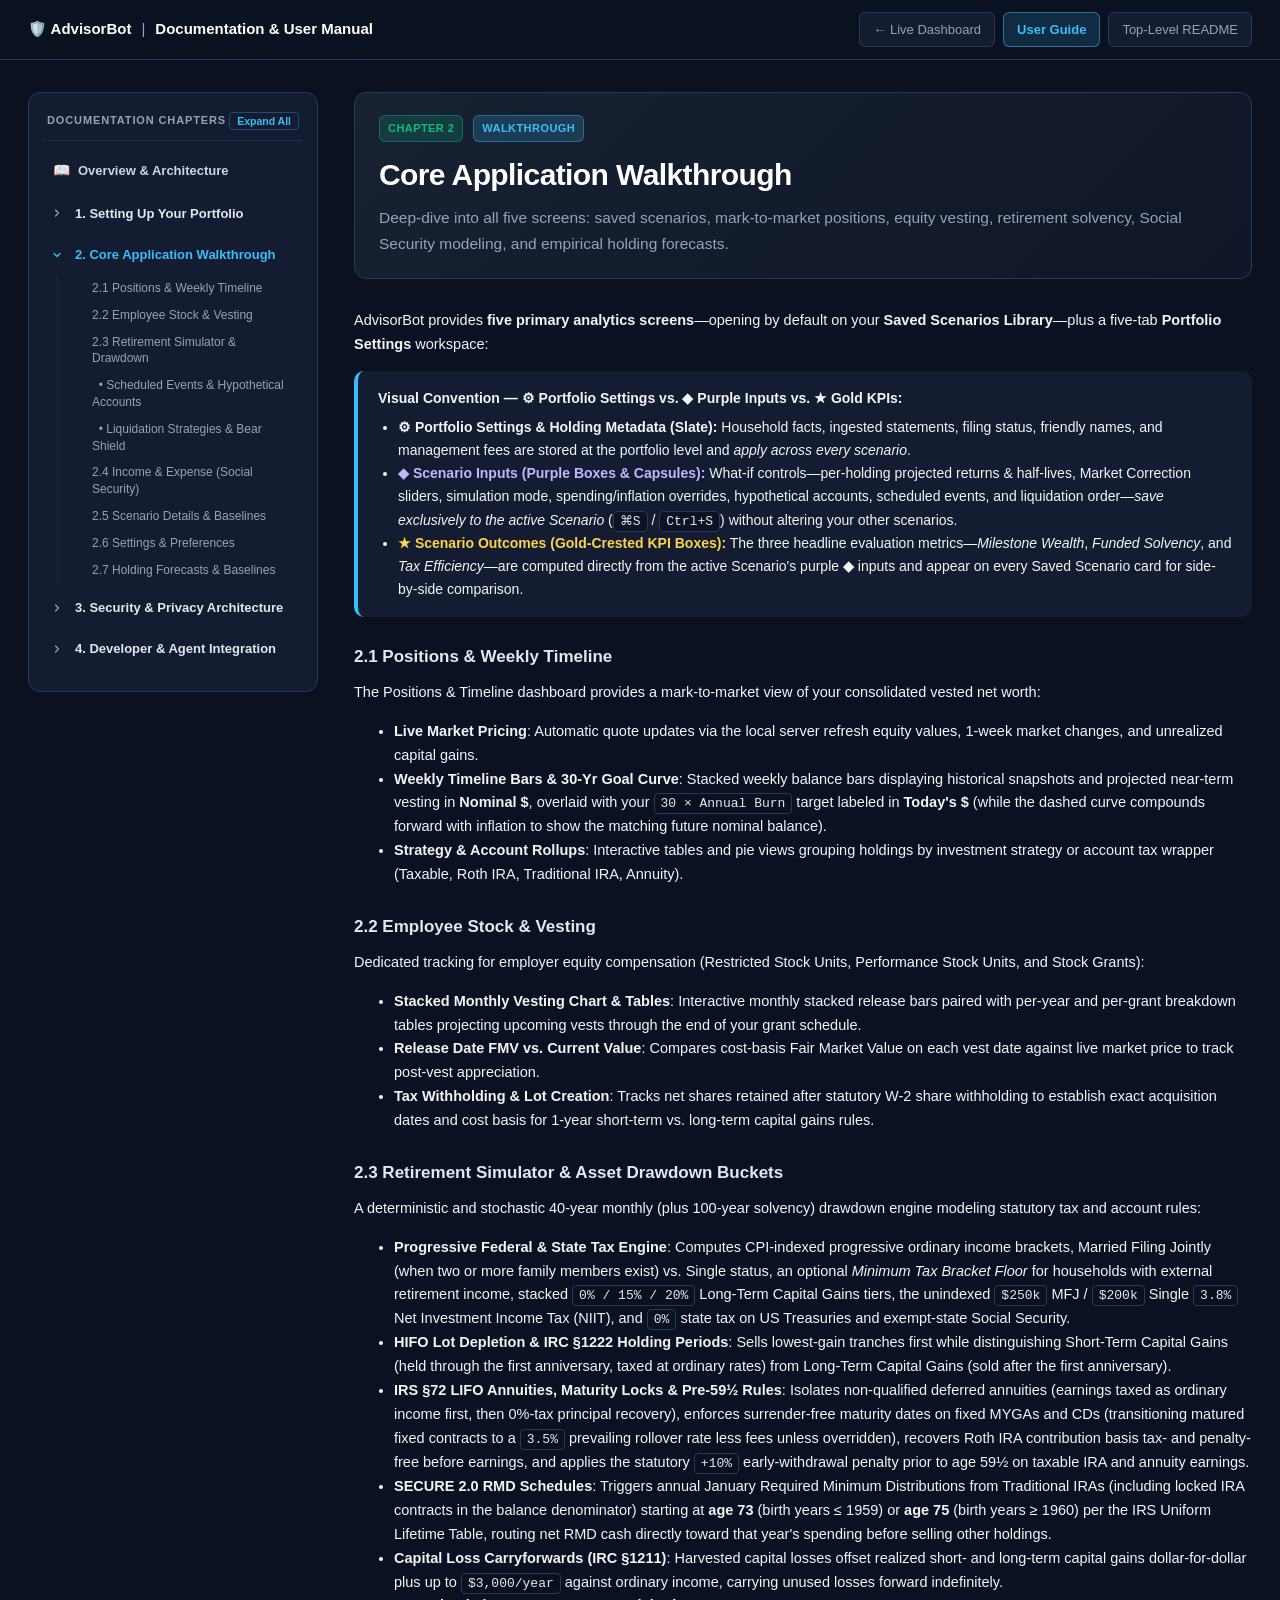
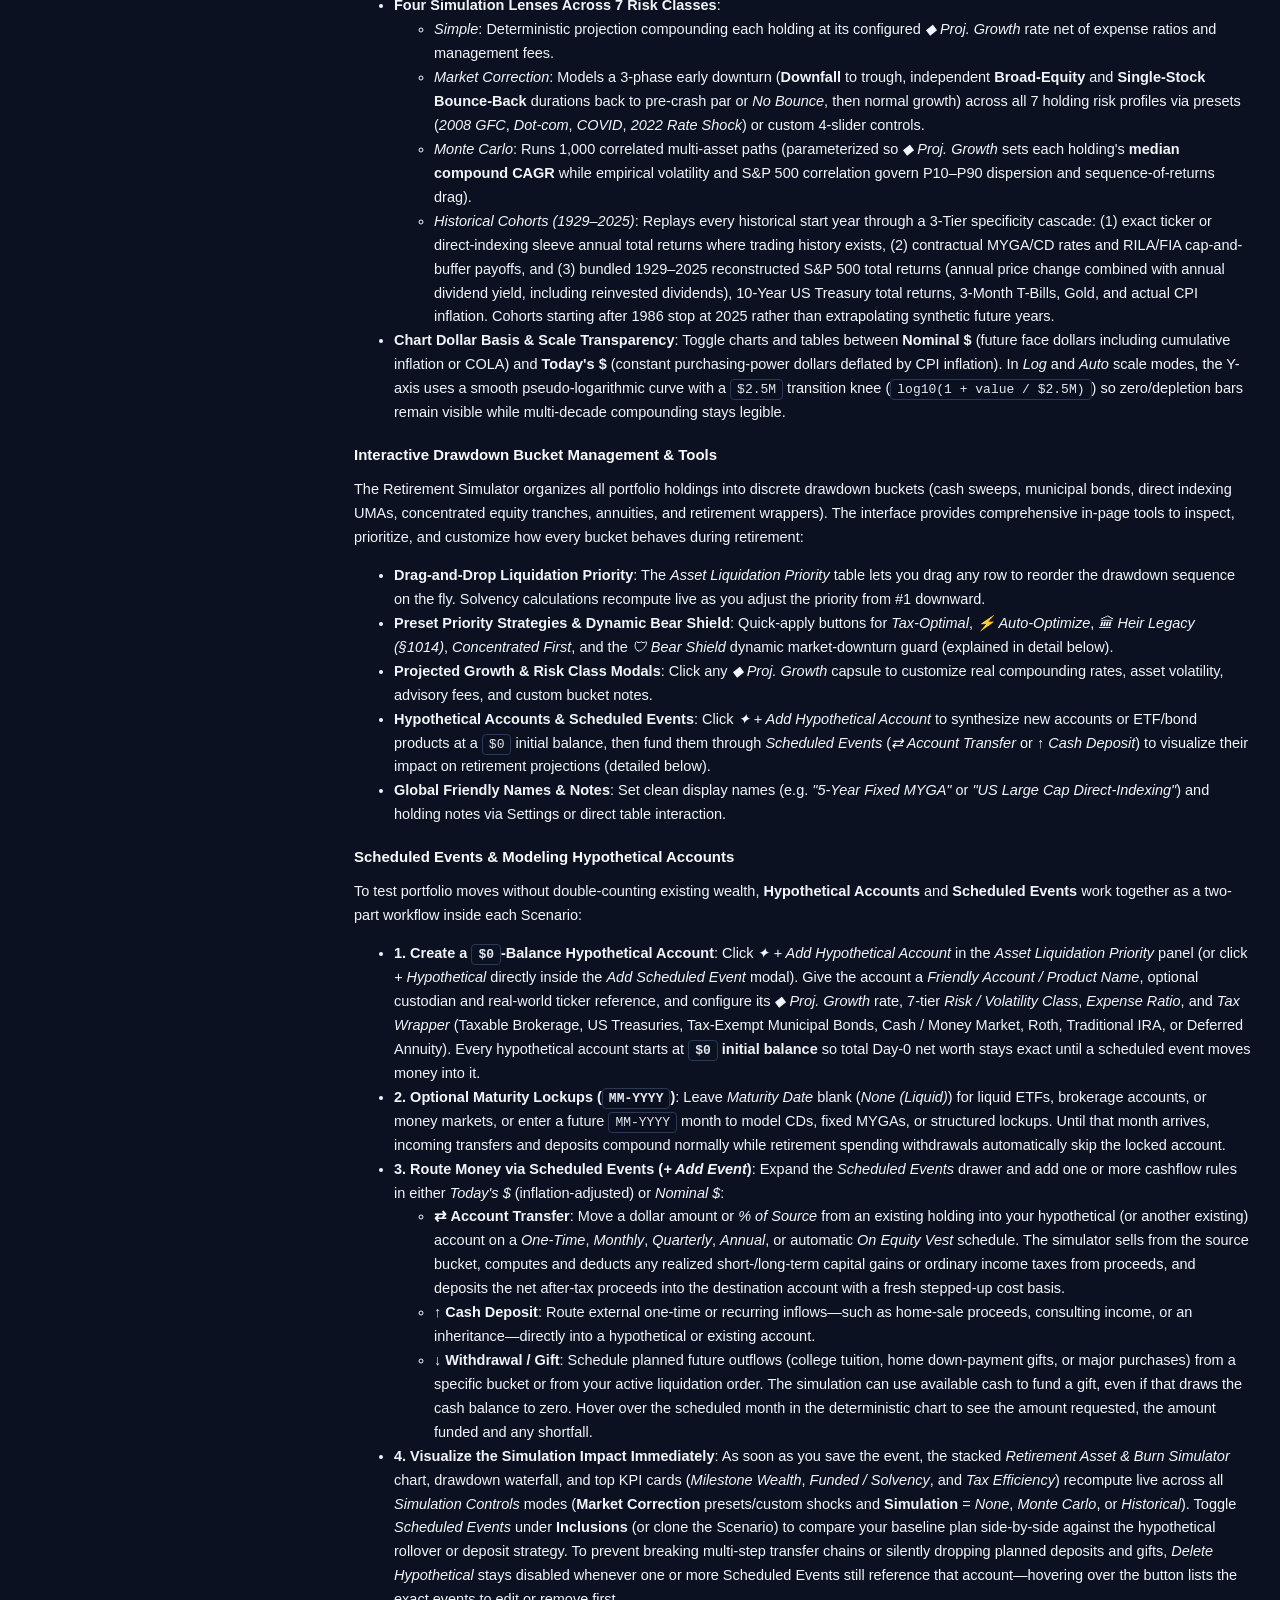
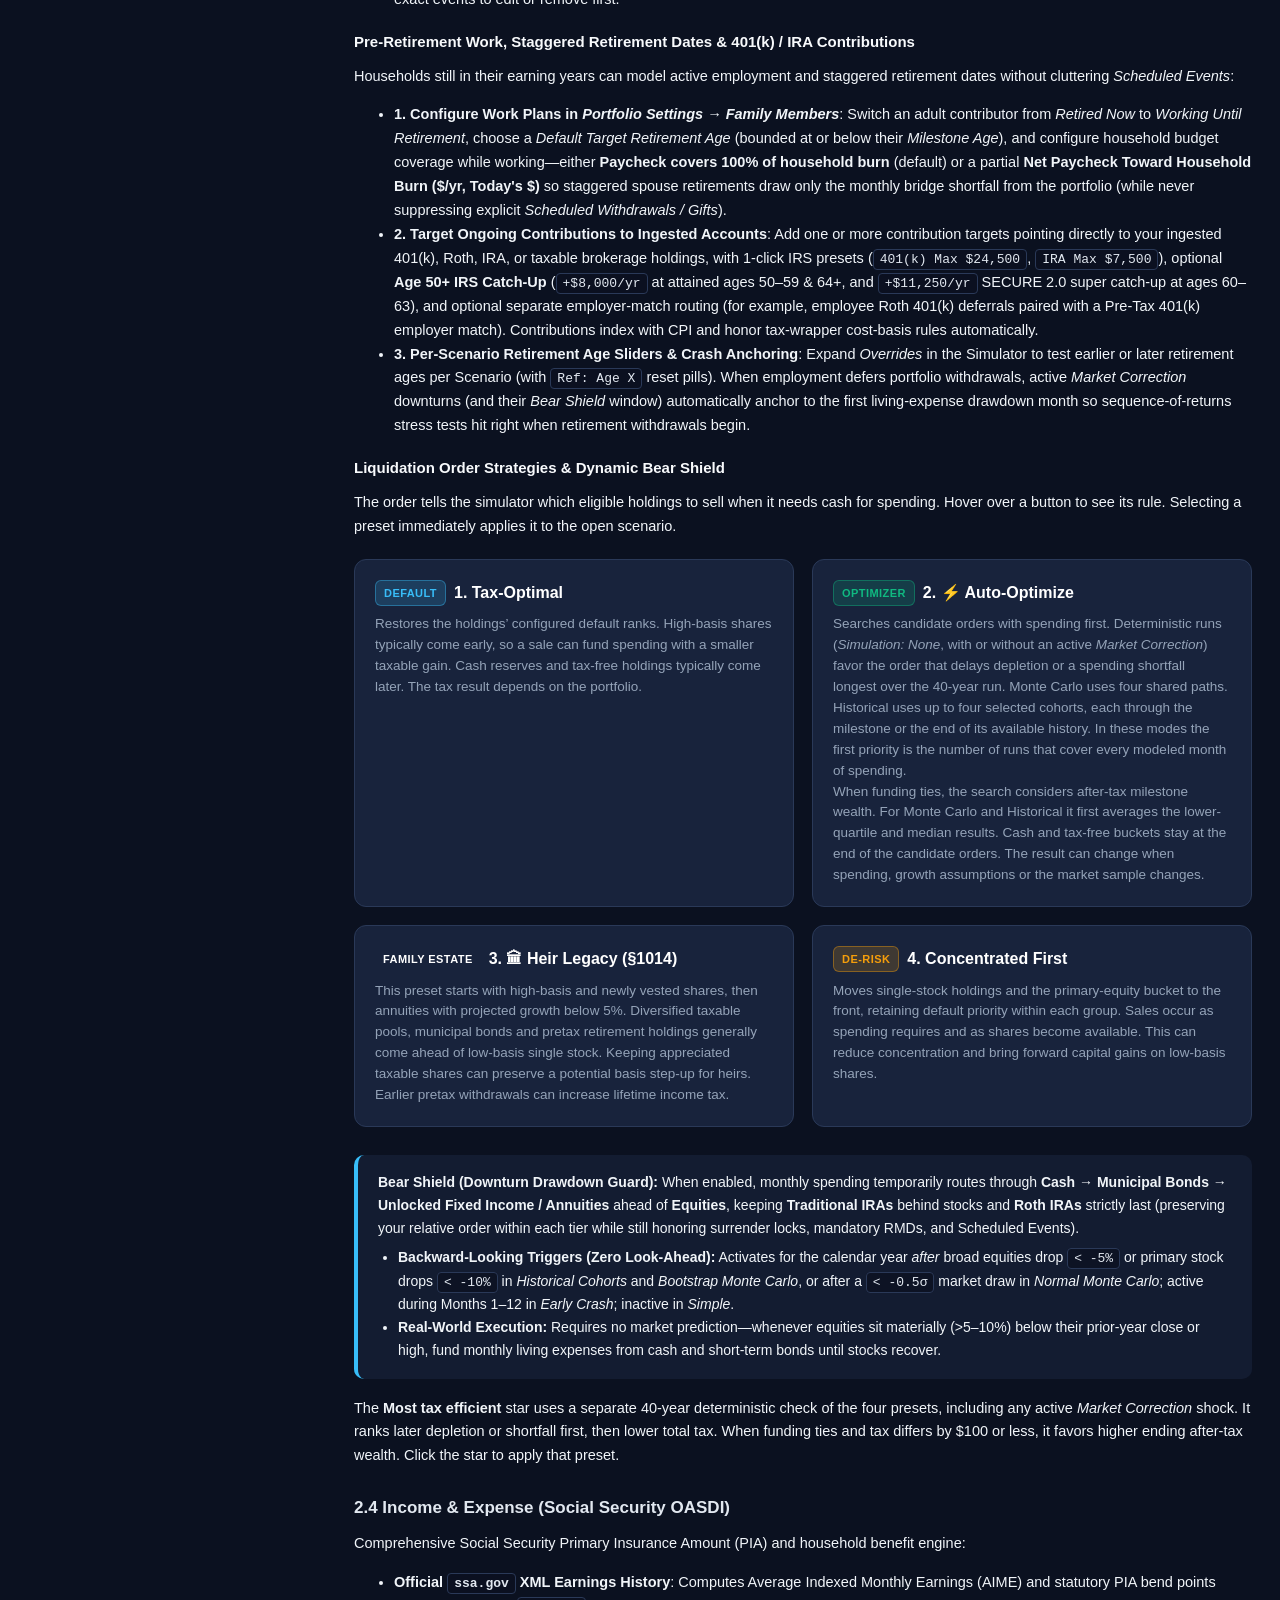
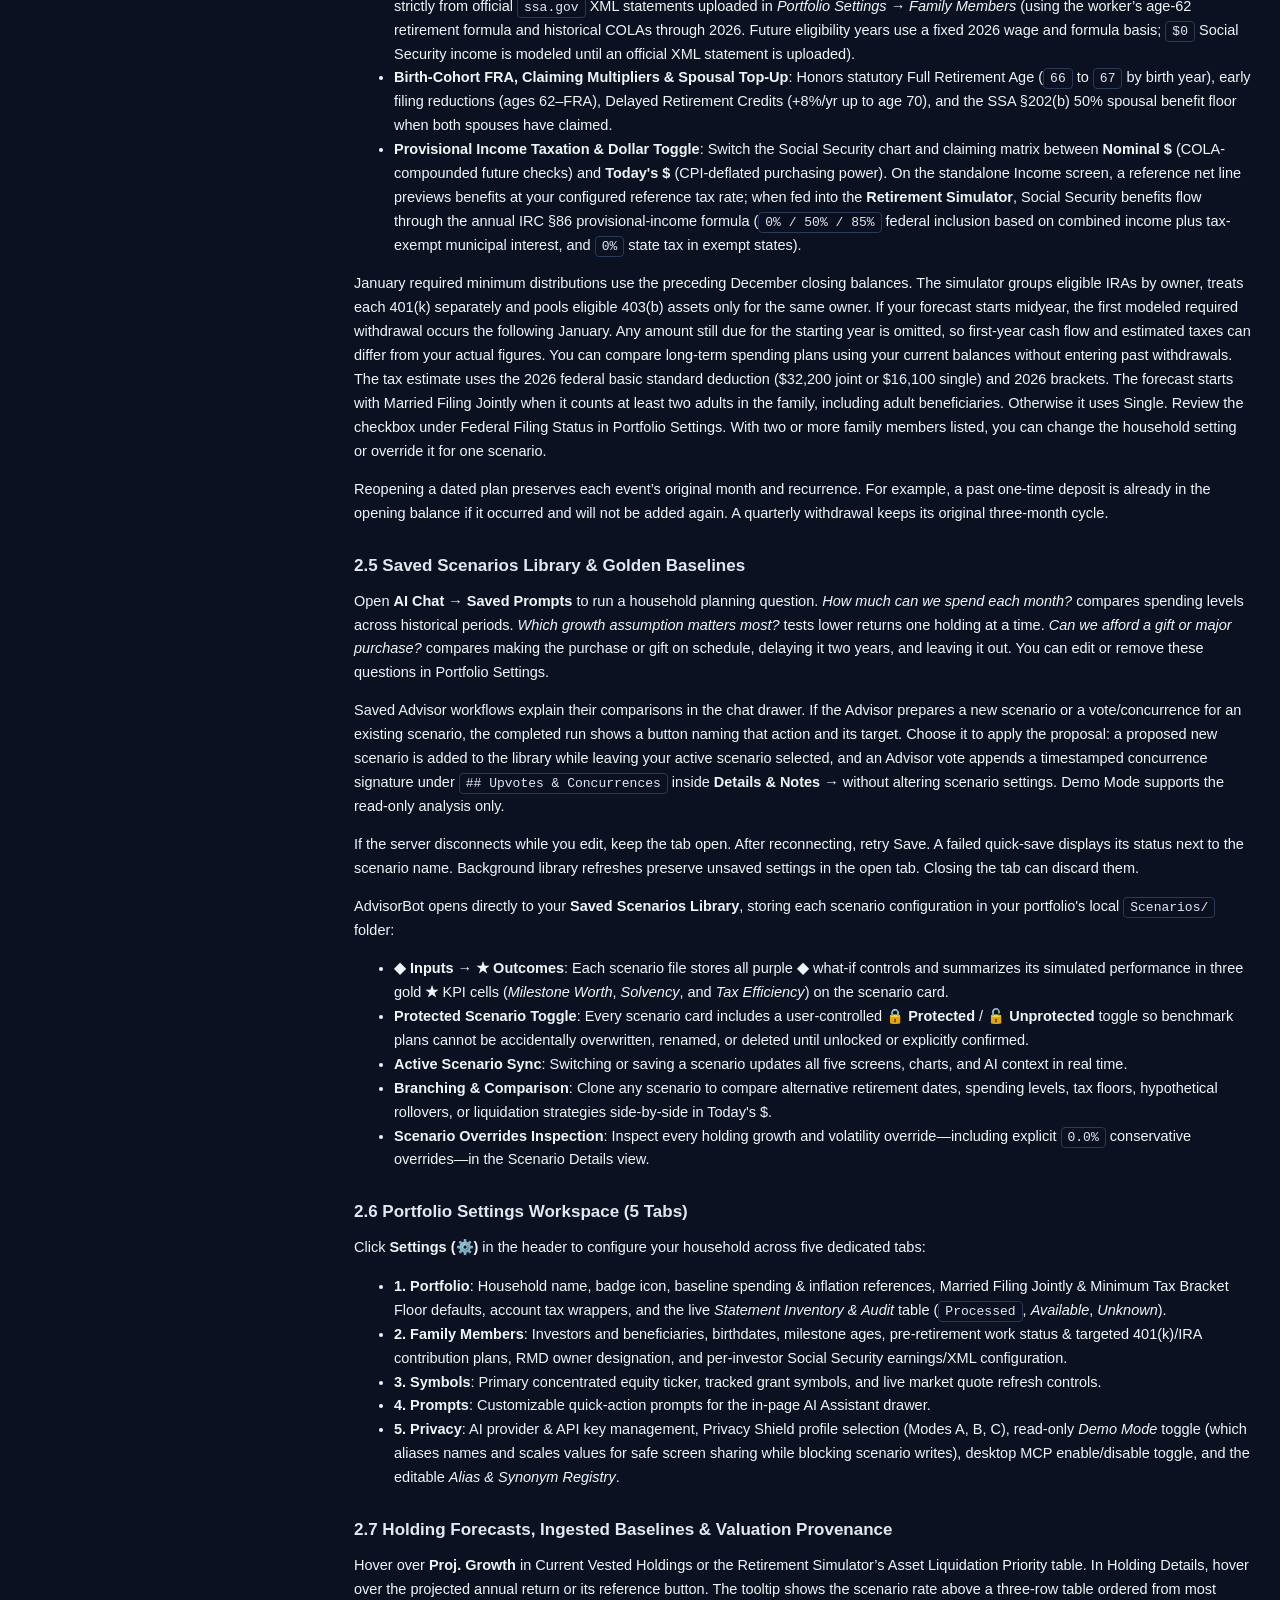
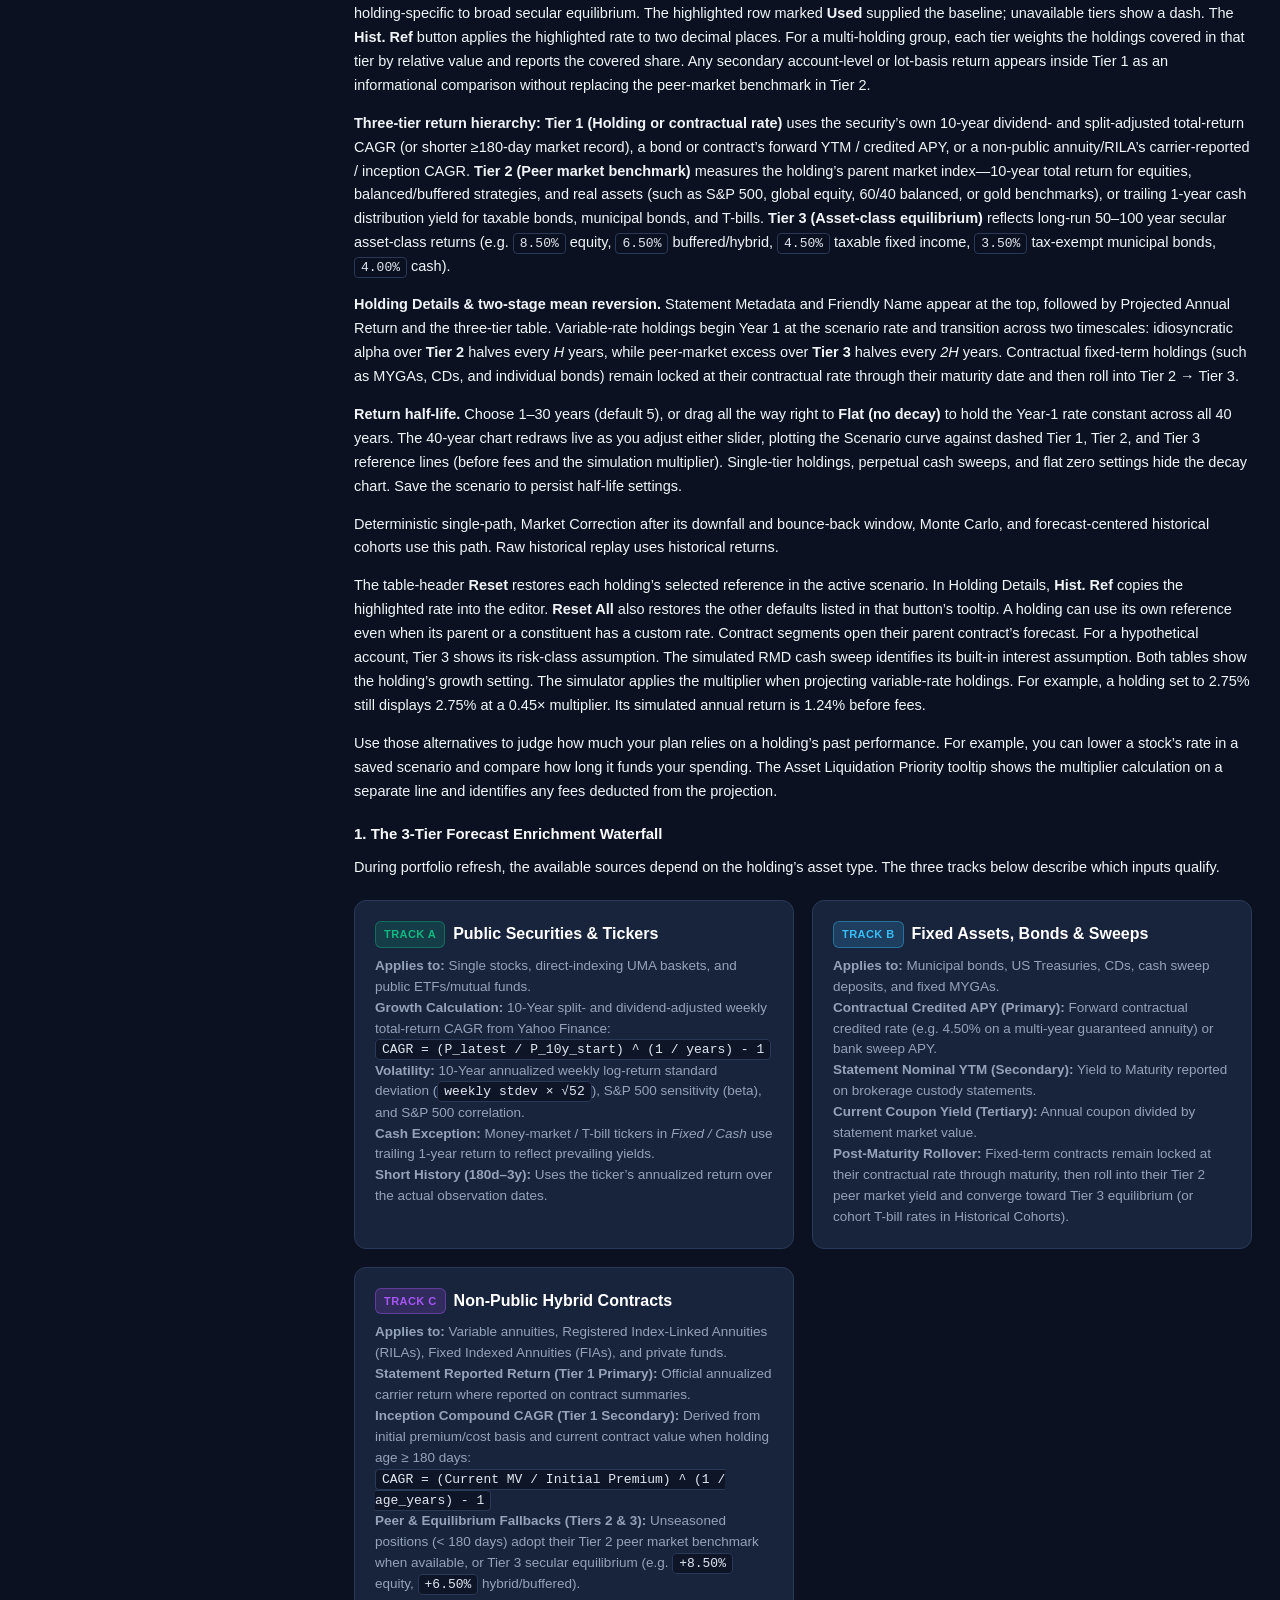
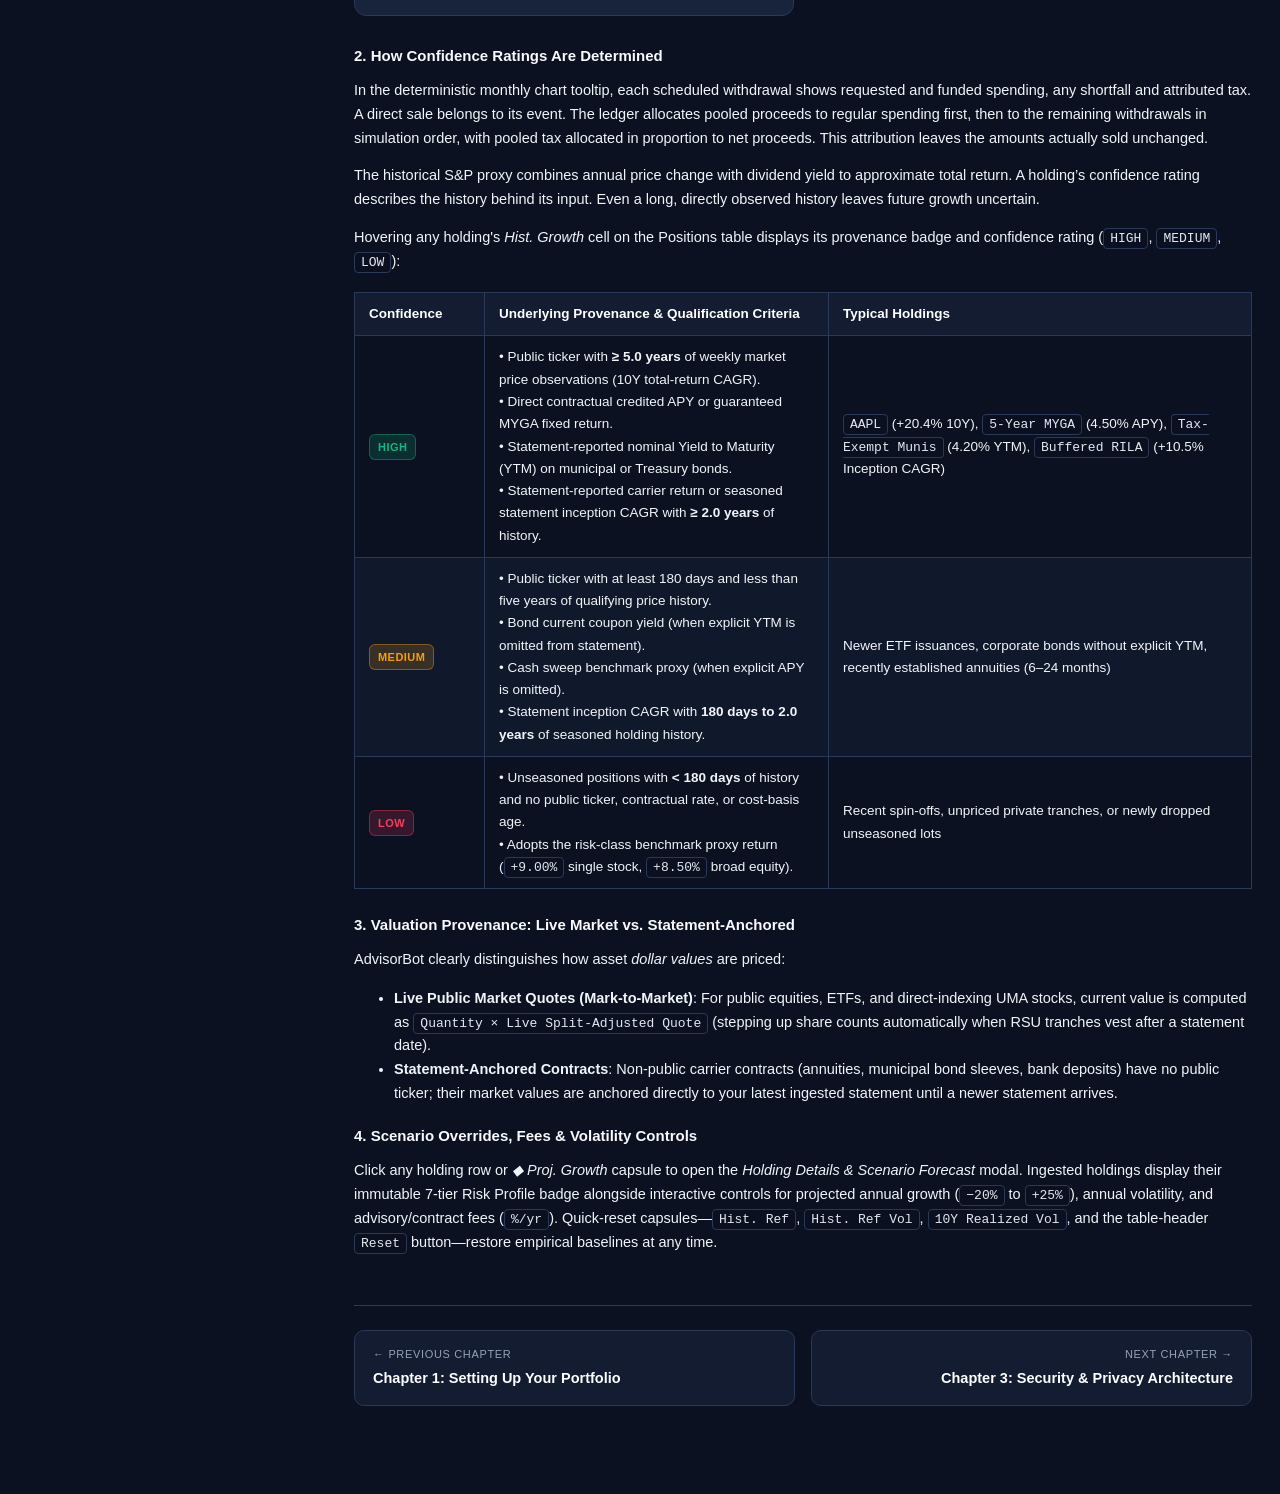
<file: Docs/ch2-core-walkthrough.html>
<!DOCTYPE html>
<html lang="en">
<head>
  <meta charset="UTF-8" />
  <meta name="viewport" content="width=device-width, initial-scale=1.0" />
  <title>Chapter 2: Core Application Walkthrough — AdvisorBot Documentation</title>
  <link rel="icon" href="../Assets/default_badge.svg" />
  <link rel="stylesheet" href="docs.css" />
</head>
<body>

  <!-- Top Navigation Bar -->
  <header class="topbar">
    <div class="topbar-title">
      <span>🛡️ AdvisorBot</span>
      <span style="color: var(--muted); font-weight: normal;">|</span>
      <span>Documentation &amp; User Manual</span>
    </div>
    <nav class="topbar-links">
      <a class="nav-pill" href="../index.html">← Live Dashboard</a>
      <a class="nav-pill active" href="index.html">User Guide</a>
      <a class="nav-pill" href="readme.html">Top-Level README</a>
    </nav>
  </header>

  <div class="layout">
    <!-- Sidebar Table of Contents -->
    <aside class="toc" id="doc-toc">
      <div class="toc-header">
        <div class="toc-heading">Documentation Chapters</div>
        <button type="button" class="toc-toggle-all-btn" id="toc-toggle-all" onclick="toggleAllChapters()" title="Toggle all chapters">Expand All</button>
      </div>

      <div class="toc-item">
        <a href="index.html" class="toc-nav-link">
          <span style="font-size:14px;">📖</span>
          <span>Overview &amp; Architecture</span>
        </a>
      </div>

      <!-- Chapter 1 -->
      <div class="toc-chapter-group" id="ch-group-1">
        <div class="toc-chapter-header">
          <button type="button" class="toc-caret-btn" onclick="toggleChapter(1)" aria-label="Toggle Chapter 1 sub-sections">
            <svg class="toc-caret" width="12" height="12" viewBox="0 0 24 24" fill="none" stroke="currentColor" stroke-width="2.5" stroke-linecap="round" stroke-linejoin="round">
              <polyline points="9 18 15 12 9 6"></polyline>
            </svg>
          </button>
          <a href="ch1-portfolio-setup.html" class="toc-chapter-link">
            1. Setting Up Your Portfolio
          </a>
        </div>
        <div class="toc-subsections">
          <a class="sub" href="ch1-portfolio-setup.html#portfolio-dir">1.1 Create &amp; Complete Your Portfolio</a>
          <a class="sub" href="ch1-portfolio-setup.html#llm-setup">1.2 Configuring AI &amp; Local LLMs</a>
          <a class="sub" href="ch1-portfolio-setup.html#statements-drop">1.3 Dropping Financial Statements</a>
          <a class="sub" href="ch1-portfolio-setup.html#portfolio-settings-audit">1.4 Settings Portfolio Audit</a>
          <a class="sub" href="ch1-portfolio-setup.html#agent-plugins">1.5 Developing Custom Plugins</a>
        </div>
      </div>

      <!-- Chapter 2 -->
      <div class="toc-chapter-group" id="ch-group-2">
        <div class="toc-chapter-header">
          <button type="button" class="toc-caret-btn" onclick="toggleChapter(2)" aria-label="Toggle Chapter 2 sub-sections">
            <svg class="toc-caret" width="12" height="12" viewBox="0 0 24 24" fill="none" stroke="currentColor" stroke-width="2.5" stroke-linecap="round" stroke-linejoin="round">
              <polyline points="9 18 15 12 9 6"></polyline>
            </svg>
          </button>
          <a href="ch2-core-walkthrough.html" class="toc-chapter-link active">
            2. Core Application Walkthrough
          </a>
        </div>
        <div class="toc-subsections">
          <a class="sub" href="#page-positions">2.1 Positions &amp; Weekly Timeline</a>
          <a class="sub" href="#page-grants">2.2 Employee Stock &amp; Vesting</a>
          <a class="sub" href="#page-simulator">2.3 Retirement Simulator &amp; Drawdown</a>
          <a class="sub" href="#scheduled-events-hypotheticals">&nbsp;&nbsp;&bull; Scheduled Events &amp; Hypothetical Accounts</a>
          <a class="sub" href="#liquidation-strategies">&nbsp;&nbsp;&bull; Liquidation Strategies &amp; Bear Shield</a>
          <a class="sub" href="#page-social-security">2.4 Income &amp; Expense (Social Security)</a>
          <a class="sub" href="#page-scenarios">2.5 Scenario Details &amp; Baselines</a>
          <a class="sub" href="#page-settings">2.6 Settings &amp; Preferences</a>
          <a class="sub" href="#holding-forecast-methodology">2.7 Holding Forecasts &amp; Baselines</a>
        </div>
      </div>

      <!-- Chapter 3 -->
      <div class="toc-chapter-group" id="ch-group-3">
        <div class="toc-chapter-header">
          <button type="button" class="toc-caret-btn" onclick="toggleChapter(3)" aria-label="Toggle Chapter 3 sub-sections">
            <svg class="toc-caret" width="12" height="12" viewBox="0 0 24 24" fill="none" stroke="currentColor" stroke-width="2.5" stroke-linecap="round" stroke-linejoin="round">
              <polyline points="9 18 15 12 9 6"></polyline>
            </svg>
          </button>
          <a href="ch3-security-privacy.html" class="toc-chapter-link">
            3. Security &amp; Privacy Architecture
          </a>
        </div>
        <div class="toc-subsections">
          <a class="sub" href="ch3-security-privacy.html#sec-local-first">3.1 Localhost &amp; Network Isolation</a>
          <a class="sub" href="ch3-security-privacy.html#sec-cross-tab">3.2 Protection From Browser Tabs</a>
          <a class="sub" href="ch3-security-privacy.html#sec-profiles">3.3 The 3 AI Privacy Profiles</a>
          <a class="sub" href="ch3-security-privacy.html#sec-local-llm">3.4 100% Offline Local LLMs</a>
          <a class="sub" href="ch3-security-privacy.html#sec-alias-table">3.5 Maintaining the Alias Table</a>
          <a class="sub" href="ch3-security-privacy.html#sec-unsupported-banks">3.6 Unsupported Banks &amp; Parsers</a>
        </div>
      </div>

      <!-- Chapter 4 -->
      <div class="toc-chapter-group" id="ch-group-4">
        <div class="toc-chapter-header">
          <button type="button" class="toc-caret-btn" onclick="toggleChapter(4)" aria-label="Toggle Chapter 4 sub-sections">
            <svg class="toc-caret" width="12" height="12" viewBox="0 0 24 24" fill="none" stroke="currentColor" stroke-width="2.5" stroke-linecap="round" stroke-linejoin="round">
              <polyline points="9 18 15 12 9 6"></polyline>
            </svg>
          </button>
          <a href="ch4-developer-agent.html" class="toc-chapter-link">
            4. Developer &amp; Agent Integration
          </a>
        </div>
        <div class="toc-subsections">
          <a class="sub" href="ch4-developer-agent.html#adv-mcp">4.1 External Agent MCP Integration</a>
          <a class="sub" href="ch4-developer-agent.html#adv-mcp-security">4.2 MCP Security &amp; Injection Defense</a>
          <a class="sub" href="ch4-developer-agent.html#adv-guardrails">4.3 Engineering &amp; Privacy Guardrails</a>
          <a class="sub" href="ch4-developer-agent.html#adv-testing">4.4 Isolated Test Suite &amp; Verification</a>
          <a class="sub" href="ch4-developer-agent.html#adv-contributing">4.5 Commit Template &amp; Contributor Workflow</a>
        </div>
      </div>
    </aside>

    <!-- Main Content Area -->
    <main>
      <div class="chapter-banner">
        <div class="chapter-badge-wrap">
          <span class="badge badge-green">Chapter 2</span>
          <span class="badge badge-blue">Walkthrough</span>
        </div>
        <h1 style="margin-bottom:6px;">Core Application Walkthrough</h1>
        <p class="subtitle" style="margin-bottom:0;">Deep-dive into all five screens: saved scenarios, mark-to-market positions, equity vesting, retirement solvency, Social Security modeling, and empirical holding forecasts.</p>
      </div>

      <!-- CHAPTER 2 CONTENT -->
      <section id="ch2-page-walkthrough">
        <p>AdvisorBot provides <strong>five primary analytics screens</strong>—opening by default on your <strong>Saved Scenarios Library</strong>—plus a five-tab <strong>Portfolio Settings</strong> workspace:</p>

        <div class="callout callout-info" style="margin:12px 0 18px;">
          <strong>Visual Convention &mdash; &#9881; Portfolio Settings vs. &#9670; Purple Inputs vs. &#9733; Gold KPIs:</strong>
          <ul style="margin:6px 0 0;padding-left:20px;">
            <li><strong>&#9881; Portfolio Settings &amp; Holding Metadata (Slate):</strong> Household facts, ingested statements, filing status, friendly names, and management fees are stored at the portfolio level and <em>apply across every scenario</em>.</li>
            <li><strong style="color:#c4b5fd;">&#9670; Scenario Inputs (Purple Boxes &amp; Capsules):</strong> What-if controls&mdash;per-holding projected returns &amp; half-lives, Market Correction sliders, simulation mode, spending/inflation overrides, hypothetical accounts, scheduled events, and liquidation order&mdash;<em>save exclusively to the active Scenario</em> (<code>&#8984;S</code> / <code>Ctrl+S</code>) without altering your other scenarios.</li>
            <li><strong style="color:#fcd34d;">&#9733; Scenario Outcomes (Gold-Crested KPI Boxes):</strong> The three headline evaluation metrics&mdash;<em>Milestone Wealth</em>, <em>Funded Solvency</em>, and <em>Tax Efficiency</em>&mdash;are computed directly from the active Scenario&#39;s purple <strong>&#9670;</strong> inputs and appear on every Saved Scenario card for side-by-side comparison.</li>
          </ul>
        </div>

        <h3 id="page-positions">2.1 Positions &amp; Weekly Timeline</h3>
        <p>The Positions &amp; Timeline dashboard provides a mark-to-market view of your consolidated vested net worth:</p>
        <ul>
          <li><strong>Live Market Pricing</strong>: Automatic quote updates via the local server refresh equity values, 1-week market changes, and unrealized capital gains.</li>
          <li><strong>Weekly Timeline Bars &amp; 30-Yr Goal Curve</strong>: Stacked weekly balance bars displaying historical snapshots and projected near-term vesting in <strong>Nominal $</strong>, overlaid with your <code>30 &times; Annual Burn</code> target labeled in <strong>Today&#39;s $</strong> (while the dashed curve compounds forward with inflation to show the matching future nominal balance).</li>
          <li><strong>Strategy &amp; Account Rollups</strong>: Interactive tables and pie views grouping holdings by investment strategy or account tax wrapper (Taxable, Roth IRA, Traditional IRA, Annuity).</li>
        </ul>

        <h3 id="page-grants">2.2 Employee Stock &amp; Vesting</h3>
        <p>Dedicated tracking for employer equity compensation (Restricted Stock Units, Performance Stock Units, and Stock Grants):</p>
        <ul>
          <li><strong>Stacked Monthly Vesting Chart &amp; Tables</strong>: Interactive monthly stacked release bars paired with per-year and per-grant breakdown tables projecting upcoming vests through the end of your grant schedule.</li>
          <li><strong>Release Date FMV vs. Current Value</strong>: Compares cost-basis Fair Market Value on each vest date against live market price to track post-vest appreciation.</li>
          <li><strong>Tax Withholding &amp; Lot Creation</strong>: Tracks net shares retained after statutory W-2 share withholding to establish exact acquisition dates and cost basis for 1-year short-term vs. long-term capital gains rules.</li>
        </ul>

        <h3 id="page-simulator">2.3 Retirement Simulator &amp; Asset Drawdown Buckets</h3>
        <p>A deterministic and stochastic 40-year monthly (plus 100-year solvency) drawdown engine modeling statutory tax and account rules:</p>
        <ul>
          <li><strong>Progressive Federal &amp; State Tax Engine</strong>: Computes CPI-indexed progressive ordinary income brackets, Married Filing Jointly (when two or more family members exist) vs. Single status, an optional <em>Minimum Tax Bracket Floor</em> for households with external retirement income, stacked <code>0% / 15% / 20%</code> Long-Term Capital Gains tiers, the unindexed <code>$250k</code> MFJ / <code>$200k</code> Single <code>3.8%</code> Net Investment Income Tax (NIIT), and <code>0%</code> state tax on US Treasuries and exempt-state Social Security.</li>
          <li><strong>HIFO Lot Depletion &amp; IRC §1222 Holding Periods</strong>: Sells lowest-gain tranches first while distinguishing Short-Term Capital Gains (held through the first anniversary, taxed at ordinary rates) from Long-Term Capital Gains (sold after the first anniversary).</li>
          <li><strong>IRS §72 LIFO Annuities, Maturity Locks &amp; Pre-59&frac12; Rules</strong>: Isolates non-qualified deferred annuities (earnings taxed as ordinary income first, then 0%-tax principal recovery), enforces surrender-free maturity dates on fixed MYGAs and CDs (transitioning matured fixed contracts to a <code>3.5%</code> prevailing rollover rate less fees unless overridden), recovers Roth IRA contribution basis tax- and penalty-free before earnings, and applies the statutory <code>+10%</code> early-withdrawal penalty prior to age 59&frac12; on taxable IRA and annuity earnings.</li>
          <li><strong>SECURE 2.0 RMD Schedules</strong>: Triggers annual January Required Minimum Distributions from Traditional IRAs (including locked IRA contracts in the balance denominator) starting at <strong>age 73</strong> (birth years &le; 1959) or <strong>age 75</strong> (birth years &ge; 1960) per the IRS Uniform Lifetime Table, routing net RMD cash directly toward that year's spending before selling other holdings.</li>
          <li><strong>Capital Loss Carryforwards (IRC §1211)</strong>: Harvested capital losses offset realized short- and long-term capital gains dollar-for-dollar plus up to <code>$3,000/year</code> against ordinary income, carrying unused losses forward indefinitely.</li>
          <li><strong>Four Simulation Lenses Across 7 Risk Classes</strong>:
            <ul>
              <li><em>Simple</em>: Deterministic projection compounding each holding at its configured <em>◆ Proj. Growth</em> rate net of expense ratios and management fees.</li>
              <li><em>Market Correction</em>: Models a 3-phase early downturn (<strong>Downfall</strong> to trough, independent <strong>Broad-Equity</strong> and <strong>Single-Stock Bounce-Back</strong> durations back to pre-crash par or <em>No Bounce</em>, then normal growth) across all 7 holding risk profiles via presets (<em>2008 GFC</em>, <em>Dot-com</em>, <em>COVID</em>, <em>2022 Rate Shock</em>) or custom 4-slider controls.</li>
              <li><em>Monte Carlo</em>: Runs 1,000 correlated multi-asset paths (parameterized so <em>◆ Proj. Growth</em> sets each holding's <strong>median compound CAGR</strong> while empirical volatility and S&amp;P 500 correlation govern P10–P90 dispersion and sequence-of-returns drag).</li>
              <li><em>Historical Cohorts (1929–2025)</em>: Replays every historical start year through a 3-Tier specificity cascade: (1) exact ticker or direct-indexing sleeve annual total returns where trading history exists, (2) contractual MYGA/CD rates and RILA/FIA cap-and-buffer payoffs, and (3) bundled 1929–2025 reconstructed S&amp;P 500 total returns (annual price change combined with annual dividend yield, including reinvested dividends), 10-Year US Treasury total returns, 3-Month T-Bills, Gold, and actual CPI inflation. Cohorts starting after 1986 stop at 2025 rather than extrapolating synthetic future years.</li>
            </ul>
          </li>
          <li><strong>Chart Dollar Basis &amp; Scale Transparency</strong>: Toggle charts and tables between <strong>Nominal $</strong> (future face dollars including cumulative inflation or COLA) and <strong>Today&#39;s $</strong> (constant purchasing-power dollars deflated by CPI inflation). In <em>Log</em> and <em>Auto</em> scale modes, the Y-axis uses a smooth pseudo-logarithmic curve with a <code>$2.5M</code> transition knee (<code>log10(1 + value / $2.5M)</code>) so zero/depletion bars remain visible while multi-decade compounding stays legible.</li>
        </ul>

        <h4>Interactive Drawdown Bucket Management &amp; Tools</h4>
        <p>The Retirement Simulator organizes all portfolio holdings into discrete drawdown buckets (cash sweeps, municipal bonds, direct indexing UMAs, concentrated equity tranches, annuities, and retirement wrappers). The interface provides comprehensive in-page tools to inspect, prioritize, and customize how every bucket behaves during retirement:</p>
        <ul>
          <li><strong>Drag-and-Drop Liquidation Priority</strong>: The <em>Asset Liquidation Priority</em> table lets you drag any row to reorder the drawdown sequence on the fly. Solvency calculations recompute live as you adjust the priority from #1 downward.</li>
          <li><strong>Preset Priority Strategies &amp; Dynamic Bear Shield</strong>: Quick-apply buttons for <em>Tax-Optimal</em>, <em>⚡ Auto-Optimize</em>, <em>🏛 Heir Legacy (§1014)</em>, <em>Concentrated First</em>, and the <em>🛡 Bear Shield</em> dynamic market-downturn guard (explained in detail below).</li>
          <li><strong>Projected Growth &amp; Risk Class Modals</strong>: Click any <em>◆ Proj. Growth</em> capsule to customize real compounding rates, asset volatility, advisory fees, and custom bucket notes.</li>
          <li><strong>Hypothetical Accounts &amp; Scheduled Events</strong>: Click <em>&#10022; + Add Hypothetical Account</em> to synthesize new accounts or ETF/bond products at a <code>$0</code> initial balance, then fund them through <em>Scheduled Events</em> (<em>&#8644; Account Transfer</em> or <em>&uarr; Cash Deposit</em>) to visualize their impact on retirement projections (detailed below).</li>
          <li><strong>Global Friendly Names &amp; Notes</strong>: Set clean display names (e.g. <em>"5-Year Fixed MYGA"</em> or <em>"US Large Cap Direct-Indexing"</em>) and holding notes via Settings or direct table interaction.</li>
        </ul>

        <h4 id="scheduled-events-hypotheticals">Scheduled Events &amp; Modeling Hypothetical Accounts</h4>
        <p>To test portfolio moves without double-counting existing wealth, <strong>Hypothetical Accounts</strong> and <strong>Scheduled Events</strong> work together as a two-part workflow inside each Scenario:</p>
        <ul>
          <li><strong>1. Create a <code>$0</code>-Balance Hypothetical Account</strong>: Click <em>&#10022; + Add Hypothetical Account</em> in the <em>Asset Liquidation Priority</em> panel (or click <em>+ Hypothetical</em> directly inside the <em>Add Scheduled Event</em> modal). Give the account a <em>Friendly Account / Product Name</em>, optional custodian and real-world ticker reference, and configure its <em>&#9670; Proj. Growth</em> rate, 7-tier <em>Risk / Volatility Class</em>, <em>Expense Ratio</em>, and <em>Tax Wrapper</em> (Taxable Brokerage, US Treasuries, Tax-Exempt Municipal Bonds, Cash / Money Market, Roth, Traditional IRA, or Deferred Annuity). Every hypothetical account starts at <strong><code>$0</code> initial balance</strong> so total Day-0 net worth stays exact until a scheduled event moves money into it.</li>
          <li><strong>2. Optional Maturity Lockups (<code>MM-YYYY</code>)</strong>: Leave <em>Maturity Date</em> blank (<em>None (Liquid)</em>) for liquid ETFs, brokerage accounts, or money markets, or enter a future <code>MM-YYYY</code> month to model CDs, fixed MYGAs, or structured lockups. Until that month arrives, incoming transfers and deposits compound normally while retirement spending withdrawals automatically skip the locked account.</li>
          <li><strong>3. Route Money via Scheduled Events (<em>+ Add Event</em>)</strong>: Expand the <em>Scheduled Events</em> drawer and add one or more cashflow rules in either <em>Today&#39;s $</em> (inflation-adjusted) or <em>Nominal $</em>:
            <ul>
              <li><strong>&#8644; Account Transfer</strong>: Move a dollar amount or <em>% of Source</em> from an existing holding into your hypothetical (or another existing) account on a <em>One-Time</em>, <em>Monthly</em>, <em>Quarterly</em>, <em>Annual</em>, or automatic <em>On Equity Vest</em> schedule. The simulator sells from the source bucket, computes and deducts any realized short-/long-term capital gains or ordinary income taxes from proceeds, and deposits the net after-tax proceeds into the destination account with a fresh stepped-up cost basis.</li>
              <li><strong>&uarr; Cash Deposit</strong>: Route external one-time or recurring inflows—such as home-sale proceeds, consulting income, or an inheritance—directly into a hypothetical or existing account.</li>
              <li><strong>&darr; Withdrawal / Gift</strong>: Schedule planned future outflows (college tuition, home down-payment gifts, or major purchases) from a specific bucket or from your active liquidation order. The simulation can use available cash to fund a gift, even if that draws the cash balance to zero. Hover over the scheduled month in the deterministic chart to see the amount requested, the amount funded and any shortfall.</li>
            </ul>
          </li>
          <li><strong>4. Visualize the Simulation Impact Immediately</strong>: As soon as you save the event, the stacked <em>Retirement Asset &amp; Burn Simulator</em> chart, drawdown waterfall, and top KPI cards (<em>Milestone Wealth</em>, <em>Funded / Solvency</em>, and <em>Tax Efficiency</em>) recompute live across all <em>Simulation Controls</em> modes (<strong>Market Correction</strong> presets/custom shocks and <strong>Simulation</strong> = <em>None</em>, <em>Monte Carlo</em>, or <em>Historical</em>). Toggle <em>Scheduled Events</em> under <strong>Inclusions</strong> (or clone the Scenario) to compare your baseline plan side-by-side against the hypothetical rollover or deposit strategy. To prevent breaking multi-step transfer chains or silently dropping planned deposits and gifts, <em>Delete Hypothetical</em> stays disabled whenever one or more Scheduled Events still reference that account—hovering over the button lists the exact events to edit or remove first.</li>
        </ul>

        <h4 id="pre-retirement-work">Pre-Retirement Work, Staggered Retirement Dates &amp; 401(k) / IRA Contributions</h4>
        <p>Households still in their earning years can model active employment and staggered retirement dates without cluttering <em>Scheduled Events</em>:</p>
        <ul>
          <li><strong>1. Configure Work Plans in <em>Portfolio Settings &rarr; Family Members</em></strong>: Switch an adult contributor from <em>Retired Now</em> to <em>Working Until Retirement</em>, choose a <em>Default Target Retirement Age</em> (bounded at or below their <em>Milestone Age</em>), and configure household budget coverage while working—either <strong>Paycheck covers 100% of household burn</strong> (default) or a partial <strong>Net Paycheck Toward Household Burn ($/yr, Today&#39;s $)</strong> so staggered spouse retirements draw only the monthly bridge shortfall from the portfolio (while never suppressing explicit <em>Scheduled Withdrawals / Gifts</em>).</li>
          <li><strong>2. Target Ongoing Contributions to Ingested Accounts</strong>: Add one or more contribution targets pointing directly to your ingested 401(k), Roth, IRA, or taxable brokerage holdings, with 1-click IRS presets (<code>401(k) Max $24,500</code>, <code>IRA Max $7,500</code>), optional <strong>Age 50+ IRS Catch-Up</strong> (<code>+$8,000/yr</code> at attained ages 50&ndash;59 &amp; 64+, and <code>+$11,250/yr</code> SECURE 2.0 super catch-up at ages 60&ndash;63), and optional separate employer-match routing (for example, employee Roth 401(k) deferrals paired with a Pre-Tax 401(k) employer match). Contributions index with CPI and honor tax-wrapper cost-basis rules automatically.</li>
          <li><strong>3. Per-Scenario Retirement Age Sliders &amp; Crash Anchoring</strong>: Expand <em>Overrides</em> in the Simulator to test earlier or later retirement ages per Scenario (with <code>Ref: Age X</code> reset pills). When employment defers portfolio withdrawals, active <em>Market Correction</em> downturns (and their <em>Bear Shield</em> window) automatically anchor to the first living-expense drawdown month so sequence-of-returns stress tests hit right when retirement withdrawals begin.</li>
        </ul>

        <h4 id="liquidation-strategies">Liquidation Order Strategies &amp; Dynamic Bear Shield</h4>
        <p>The order tells the simulator which eligible holdings to sell when it needs cash for spending. Hover over a button to see its rule. Selecting a preset immediately applies it to the open scenario.</p>

        <div class="card-grid">
          <div class="card">
            <h4><span class="badge badge-blue">Default</span> 1. Tax-Optimal</h4>
            <p>Restores the holdings’ configured default ranks. High-basis shares typically come early, so a sale can fund spending with a smaller taxable gain. Cash reserves and tax-free holdings typically come later. The tax result depends on the portfolio.</p>
          </div>
          <div class="card">
            <h4><span class="badge badge-green">Optimizer</span> 2. &#9889; Auto-Optimize</h4>
            <p>Searches candidate orders with spending first. Deterministic runs (<em>Simulation: None</em>, with or without an active <em>Market Correction</em>) favor the order that delays depletion or a spending shortfall longest over the 40-year run. Monte Carlo uses four shared paths. Historical uses up to four selected cohorts, each through the milestone or the end of its available history. In these modes the first priority is the number of runs that cover every modeled month of spending.</p>
            <p>When funding ties, the search considers after-tax milestone wealth. For Monte Carlo and Historical it first averages the lower-quartile and median results. Cash and tax-free buckets stay at the end of the candidate orders. The result can change when spending, growth assumptions or the market sample changes.</p>
          </div>
          <div class="card">
            <h4><span class="badge badge-cyan">Family Estate</span> 3. &#127963; Heir Legacy (&sect;1014)</h4>
            <p>This preset starts with high-basis and newly vested shares, then annuities with projected growth below 5%. Diversified taxable pools, municipal bonds and pretax retirement holdings generally come ahead of low-basis single stock. Keeping appreciated taxable shares can preserve a potential basis step-up for heirs. Earlier pretax withdrawals can increase lifetime income tax.</p>
          </div>
          <div class="card">
            <h4><span class="badge badge-amber">De-Risk</span> 4. Concentrated First</h4>
            <p>Moves single-stock holdings and the primary-equity bucket to the front, retaining default priority within each group. Sales occur as spending requires and as shares become available. This can reduce concentration and bring forward capital gains on low-basis shares.</p>
          </div>
        </div>
        <div class="callout callout-info" style="margin-top:12px;">
          <strong>Bear Shield (Downturn Drawdown Guard):</strong> When enabled, monthly spending temporarily routes through <strong>Cash</strong> &rarr; <strong>Municipal Bonds</strong> &rarr; <strong>Unlocked Fixed Income / Annuities</strong> ahead of <strong>Equities</strong>, keeping <strong>Traditional IRAs</strong> behind stocks and <strong>Roth IRAs</strong> strictly last (preserving your relative order within each tier while still honoring surrender locks, mandatory RMDs, and Scheduled Events).
          <ul style="margin:6px 0 0;padding-left:20px;">
            <li><strong>Backward-Looking Triggers (Zero Look-Ahead):</strong> Activates for the calendar year <em>after</em> broad equities drop <code>&lt; -5%</code> or primary stock drops <code>&lt; -10%</code> in <em>Historical Cohorts</em> and <em>Bootstrap Monte Carlo</em>, or after a <code>&lt; -0.5&sigma;</code> market draw in <em>Normal Monte Carlo</em>; active during Months 1&ndash;12 in <em>Early Crash</em>; inactive in <em>Simple</em>.</li>
            <li><strong>Real-World Execution:</strong> Requires no market prediction&mdash;whenever equities sit materially (&gt;5&ndash;10%) below their prior-year close or high, fund monthly living expenses from cash and short-term bonds until stocks recover.</li>
          </ul>
        </div>
        <p>The <strong>Most tax efficient</strong> star uses a separate 40-year deterministic check of the four presets, including any active <em>Market Correction</em> shock. It ranks later depletion or shortfall first, then lower total tax. When funding ties and tax differs by $100 or less, it favors higher ending after-tax wealth. Click the star to apply that preset.</p>

        <h3 id="page-social-security">2.4 Income &amp; Expense (Social Security OASDI)</h3>
        <p>Comprehensive Social Security Primary Insurance Amount (PIA) and household benefit engine:</p>
        <ul>
          <li><strong>Official <code>ssa.gov</code> XML Earnings History</strong>: Computes Average Indexed Monthly Earnings (AIME) and statutory PIA bend points strictly from official <code>ssa.gov</code> XML statements uploaded in <em>Portfolio Settings &rarr; Family Members</em> (using the worker’s age-62 retirement formula and historical COLAs through 2026. Future eligibility years use a fixed 2026 wage and formula basis; <code>$0</code> Social Security income is modeled until an official XML statement is uploaded).</li>
          <li><strong>Birth-Cohort FRA, Claiming Multipliers &amp; Spousal Top-Up</strong>: Honors statutory Full Retirement Age (<code>66</code> to <code>67</code> by birth year), early filing reductions (ages 62–FRA), Delayed Retirement Credits (+8%/yr up to age 70), and the SSA §202(b) 50% spousal benefit floor when both spouses have claimed.</li>
          <li><strong>Provisional Income Taxation &amp; Dollar Toggle</strong>: Switch the Social Security chart and claiming matrix between <strong>Nominal $</strong> (COLA-compounded future checks) and <strong>Today&#39;s $</strong> (CPI-deflated purchasing power). On the standalone Income screen, a reference net line previews benefits at your configured reference tax rate; when fed into the <strong>Retirement Simulator</strong>, Social Security benefits flow through the annual IRC §86 provisional-income formula (<code>0% / 50% / 85%</code> federal inclusion based on combined income plus tax-exempt municipal interest, and <code>0%</code> state tax in exempt states).</li>
        </ul>

        <p>January required minimum distributions use the preceding December closing balances. The simulator groups eligible IRAs by owner, treats each 401(k) separately and pools eligible 403(b) assets only for the same owner. If your forecast starts midyear, the first modeled required withdrawal occurs the following January. Any amount still due for the starting year is omitted, so first-year cash flow and estimated taxes can differ from your actual figures. You can compare long-term spending plans using your current balances without entering past withdrawals. The tax estimate uses the 2026 federal basic standard deduction ($32,200 joint or $16,100 single) and 2026 brackets. The forecast starts with Married Filing Jointly when it counts at least two adults in the family, including adult beneficiaries. Otherwise it uses Single. Review the checkbox under Federal Filing Status in Portfolio Settings. With two or more family members listed, you can change the household setting or override it for one scenario.</p>
        <p>Reopening a dated plan preserves each event’s original month and recurrence. For example, a past one-time deposit is already in the opening balance if it occurred and will not be added again. A quarterly withdrawal keeps its original three-month cycle.</p>
        <h3 id="page-scenarios">2.5 Saved Scenarios Library &amp; Golden Baselines</h3>
        <p>Open <strong>AI Chat → Saved Prompts</strong> to run a household planning question. <em>How much can we spend each month?</em> compares spending levels across historical periods. <em>Which growth assumption matters most?</em> tests lower returns one holding at a time. <em>Can we afford a gift or major purchase?</em> compares making the purchase or gift on schedule, delaying it two years, and leaving it out. You can edit or remove these questions in Portfolio Settings.</p>
        <p>Saved Advisor workflows explain their comparisons in the chat drawer. If the Advisor prepares a new scenario or a vote/concurrence for an existing scenario, the completed run shows a button naming that action and its target. Choose it to apply the proposal: a proposed new scenario is added to the library while leaving your active scenario selected, and an Advisor vote appends a timestamped concurrence signature under <code>## Upvotes &amp; Concurrences</code> inside <strong>Details &amp; Notes &rarr;</strong> without altering scenario settings. Demo Mode supports the read-only analysis only.</p>
        <p>If the server disconnects while you edit, keep the tab open. After reconnecting, retry Save. A failed quick-save displays its status next to the scenario name. Background library refreshes preserve unsaved settings in the open tab. Closing the tab can discard them.</p>
        <p>AdvisorBot opens directly to your <strong>Saved Scenarios Library</strong>, storing each scenario configuration in your portfolio's local <code>Scenarios/</code> folder:</p>
        <ul>
          <li><strong>&#9670; Inputs &rarr; &#9733; Outcomes</strong>: Each scenario file stores all purple <strong>&#9670;</strong> what-if controls and summarizes its simulated performance in three gold <strong>&#9733;</strong> KPI cells (<em>Milestone Worth</em>, <em>Solvency</em>, and <em>Tax Efficiency</em>) on the scenario card.</li>
          <li><strong>Protected Scenario Toggle</strong>: Every scenario card includes a user-controlled <strong>🔒 Protected</strong> / <strong>🔓 Unprotected</strong> toggle so benchmark plans cannot be accidentally overwritten, renamed, or deleted until unlocked or explicitly confirmed.</li>
          <li><strong>Active Scenario Sync</strong>: Switching or saving a scenario updates all five screens, charts, and AI context in real time.</li>
          <li><strong>Branching &amp; Comparison</strong>: Clone any scenario to compare alternative retirement dates, spending levels, tax floors, hypothetical rollovers, or liquidation strategies side-by-side in Today's $.</li>
          <li><strong>Scenario Overrides Inspection</strong>: Inspect every holding growth and volatility override—including explicit <code>0.0%</code> conservative overrides—in the Scenario Details view.</li>
        </ul>

        <h3 id="page-settings">2.6 Portfolio Settings Workspace (5 Tabs)</h3>
        <p>Click <strong>Settings (⚙️)</strong> in the header to configure your household across five dedicated tabs:</p>
        <ul>
          <li><strong>1. Portfolio</strong>: Household name, badge icon, baseline spending &amp; inflation references, Married Filing Jointly &amp; Minimum Tax Bracket Floor defaults, account tax wrappers, and the live <em>Statement Inventory &amp; Audit</em> table (<code>Processed</code>, <em>Available</em>, <em>Unknown</em>).</li>
          <li><strong>2. Family Members</strong>: Investors and beneficiaries, birthdates, milestone ages, pre-retirement work status &amp; targeted 401(k)/IRA contribution plans, RMD owner designation, and per-investor Social Security earnings/XML configuration.</li>
          <li><strong>3. Symbols</strong>: Primary concentrated equity ticker, tracked grant symbols, and live market quote refresh controls.</li>
          <li><strong>4. Prompts</strong>: Customizable quick-action prompts for the in-page AI Assistant drawer.</li>
          <li><strong>5. Privacy</strong>: AI provider &amp; API key management, Privacy Shield profile selection (Modes A, B, C), read-only <em>Demo Mode</em> toggle (which aliases names and scales values for safe screen sharing while blocking scenario writes), desktop MCP enable/disable toggle, and the editable <em>Alias &amp; Synonym Registry</em>.</li>
        </ul>

        <h3 id="holding-forecast-methodology">2.7 Holding Forecasts, Ingested Baselines &amp; Valuation Provenance</h3>
        <p>Hover over <strong>Proj. Growth</strong> in Current Vested Holdings or the Retirement Simulator’s Asset Liquidation Priority table. In Holding Details, hover over the projected annual return or its reference button. The tooltip shows the scenario rate above a three-row table ordered from most holding-specific to broad secular equilibrium. The highlighted row marked <strong>Used</strong> supplied the baseline; unavailable tiers show a dash. The <strong>Hist. Ref</strong> button applies the highlighted rate to two decimal places. For a multi-holding group, each tier weights the holdings covered in that tier by relative value and reports the covered share. Any secondary account-level or lot-basis return appears inside Tier 1 as an informational comparison without replacing the peer-market benchmark in Tier 2.</p>
        <p><strong>Three-tier return hierarchy:</strong> <strong>Tier 1 (Holding or contractual rate)</strong> uses the security’s own 10-year dividend- and split-adjusted total-return CAGR (or shorter &ge;180-day market record), a bond or contract’s forward YTM / credited APY, or a non-public annuity/RILA’s carrier-reported / inception CAGR. <strong>Tier 2 (Peer market benchmark)</strong> measures the holding’s parent market index—10-year total return for equities, balanced/buffered strategies, and real assets (such as S&amp;P 500, global equity, 60/40 balanced, or gold benchmarks), or trailing 1-year cash distribution yield for taxable bonds, municipal bonds, and T-bills. <strong>Tier 3 (Asset-class equilibrium)</strong> reflects long-run 50&ndash;100 year secular asset-class returns (e.g. <code>8.50%</code> equity, <code>6.50%</code> buffered/hybrid, <code>4.50%</code> taxable fixed income, <code>3.50%</code> tax-exempt municipal bonds, <code>4.00%</code> cash).</p>
        <p><strong>Holding Details &amp; two-stage mean reversion.</strong> Statement Metadata and Friendly Name appear at the top, followed by Projected Annual Return and the three-tier table. Variable-rate holdings begin Year 1 at the scenario rate and transition across two timescales: idiosyncratic alpha over <strong>Tier 2</strong> halves every <em>H</em> years, while peer-market excess over <strong>Tier 3</strong> halves every <em>2H</em> years. Contractual fixed-term holdings (such as MYGAs, CDs, and individual bonds) remain locked at their contractual rate through their maturity date and then roll into Tier 2 &rarr; Tier 3.</p>
        <p><strong>Return half-life.</strong> Choose 1–30 years (default 5), or drag all the way right to <strong>Flat (no decay)</strong> to hold the Year-1 rate constant across all 40 years. The 40-year chart redraws live as you adjust either slider, plotting the Scenario curve against dashed Tier 1, Tier 2, and Tier 3 reference lines (before fees and the simulation multiplier). Single-tier holdings, perpetual cash sweeps, and flat zero settings hide the decay chart. Save the scenario to persist half-life settings.</p>
        <p>Deterministic single-path, Market Correction after its downfall and bounce-back window, Monte Carlo, and forecast-centered historical cohorts use this path. Raw historical replay uses historical returns.</p>
        <p>The table-header <strong>Reset</strong> restores each holding’s selected reference in the active scenario. In Holding Details, <strong>Hist. Ref</strong> copies the highlighted rate into the editor. <strong>Reset All</strong> also restores the other defaults listed in that button’s tooltip. A holding can use its own reference even when its parent or a constituent has a custom rate. Contract segments open their parent contract’s forecast. For a hypothetical account, Tier 3 shows its risk-class assumption. The simulated RMD cash sweep identifies its built-in interest assumption. Both tables show the holding’s growth setting. The simulator applies the multiplier when projecting variable-rate holdings. For example, a holding set to 2.75% still displays 2.75% at a 0.45× multiplier. Its simulated annual return is 1.24% before fees.</p>
        <p>Use those alternatives to judge how much your plan relies on a holding’s past performance. For example, you can lower a stock’s rate in a saved scenario and compare how long it funds your spending. The Asset Liquidation Priority tooltip shows the multiplier calculation on a separate line and identifies any fees deducted from the projection.</p>

        <h4>1. The 3-Tier Forecast Enrichment Waterfall</h4>
        <p>During portfolio refresh, the available sources depend on the holding’s asset type. The three tracks below describe which inputs qualify.</p>

        <div class="card-grid">
          <div class="card">
            <h4><span class="badge badge-green">Track A</span> Public Securities &amp; Tickers</h4>
            <p><strong>Applies to:</strong> Single stocks, direct-indexing UMA baskets, and public ETFs/mutual funds.<br>
            <strong>Growth Calculation:</strong> 10-Year split- and dividend-adjusted weekly total-return CAGR from Yahoo Finance:<br>
            <code>CAGR = (P_latest / P_10y_start) ^ (1 / years) - 1</code><br>
            <strong>Volatility:</strong> 10-Year annualized weekly log-return standard deviation (<code>weekly stdev &times; &radic;52</code>), S&amp;P 500 sensitivity (beta), and S&amp;P 500 correlation.<br>
            <strong>Cash Exception:</strong> Money-market / T-bill tickers in <em>Fixed / Cash</em> use trailing 1-year return to reflect prevailing yields.<br>
            <strong>Short History (180d&ndash;3y):</strong> Uses the ticker’s annualized return over the actual observation dates.</p>
          </div>

          <div class="card">
            <h4><span class="badge badge-blue">Track B</span> Fixed Assets, Bonds &amp; Sweeps</h4>
            <p><strong>Applies to:</strong> Municipal bonds, US Treasuries, CDs, cash sweep deposits, and fixed MYGAs.<br>
            <strong>Contractual Credited APY (Primary):</strong> Forward contractual credited rate (e.g. 4.50% on a multi-year guaranteed annuity) or bank sweep APY.<br>
            <strong>Statement Nominal YTM (Secondary):</strong> Yield to Maturity reported on brokerage custody statements.<br>
            <strong>Current Coupon Yield (Tertiary):</strong> Annual coupon divided by statement market value.<br>
            <strong>Post-Maturity Rollover:</strong> Fixed-term contracts remain locked at their contractual rate through maturity, then roll into their Tier 2 peer market yield and converge toward Tier 3 equilibrium (or cohort T-bill rates in Historical Cohorts).</p>
          </div>

          <div class="card">
            <h4><span class="badge badge-purple">Track C</span> Non-Public Hybrid Contracts</h4>
            <p><strong>Applies to:</strong> Variable annuities, Registered Index-Linked Annuities (RILAs), Fixed Indexed Annuities (FIAs), and private funds.<br>
            <strong>Statement Reported Return (Tier 1 Primary):</strong> Official annualized carrier return where reported on contract summaries.<br>
            <strong>Inception Compound CAGR (Tier 1 Secondary):</strong> Derived from initial premium/cost basis and current contract value when holding age &ge; 180 days:<br>
            <code>CAGR = (Current MV / Initial Premium) ^ (1 / age_years) - 1</code><br>
            <strong>Peer &amp; Equilibrium Fallbacks (Tiers 2 &amp; 3):</strong> Unseasoned positions (&lt; 180 days) adopt their Tier 2 peer market benchmark when available, or Tier 3 secular equilibrium (e.g. <code>+8.50%</code> equity, <code>+6.50%</code> hybrid/buffered).</p>
          </div>
        </div>

        <h4>2. How Confidence Ratings Are Determined</h4>
        <p>In the deterministic monthly chart tooltip, each scheduled withdrawal shows requested and funded spending, any shortfall and attributed tax. A direct sale belongs to its event. The ledger allocates pooled proceeds to regular spending first, then to the remaining withdrawals in simulation order, with pooled tax allocated in proportion to net proceeds. This attribution leaves the amounts actually sold unchanged.</p>
        <p>The historical S&amp;P proxy combines annual price change with dividend yield to approximate total return. A holding’s confidence rating describes the history behind its input. Even a long, directly observed history leaves future growth uncertain.</p>
        <p>Hovering any holding's <em>Hist. Growth</em> cell on the Positions table displays its provenance badge and confidence rating (<code>HIGH</code>, <code>MEDIUM</code>, <code>LOW</code>):</p>

        <table>
          <thead>
            <tr>
              <th style="width:130px;">Confidence</th>
              <th>Underlying Provenance &amp; Qualification Criteria</th>
              <th>Typical Holdings</th>
            </tr>
          </thead>
          <tbody>
            <tr>
              <td><span class="badge badge-green">HIGH</span></td>
              <td>
                &bull; Public ticker with <strong>&ge; 5.0 years</strong> of weekly market price observations (10Y total-return CAGR).<br>
                &bull; Direct contractual credited APY or guaranteed MYGA fixed return.<br>
                &bull; Statement-reported nominal Yield to Maturity (YTM) on municipal or Treasury bonds.<br>
                &bull; Statement-reported carrier return or seasoned statement inception CAGR with <strong>&ge; 2.0 years</strong> of history.
              </td>
              <td><code>AAPL</code> (+20.4% 10Y), <code>5-Year MYGA</code> (4.50% APY), <code>Tax-Exempt Munis</code> (4.20% YTM), <code>Buffered RILA</code> (+10.5% Inception CAGR)</td>
            </tr>
            <tr>
              <td><span class="badge badge-amber">MEDIUM</span></td>
              <td>
                &bull; Public ticker with at least 180 days and less than five years of qualifying price history.<br>
                &bull; Bond current coupon yield (when explicit YTM is omitted from statement).<br>
                &bull; Cash sweep benchmark proxy (when explicit APY is omitted).<br>
                &bull; Statement inception CAGR with <strong>180 days to 2.0 years</strong> of seasoned holding history.
              </td>
              <td>Newer ETF issuances, corporate bonds without explicit YTM, recently established annuities (6&ndash;24 months)</td>
            </tr>
            <tr>
              <td><span class="badge badge-rose">LOW</span></td>
              <td>
                &bull; Unseasoned positions with <strong>&lt; 180 days</strong> of history and no public ticker, contractual rate, or cost-basis age.<br>
                &bull; Adopts the risk-class benchmark proxy return (<code>+9.00%</code> single stock, <code>+8.50%</code> broad equity).
              </td>
              <td>Recent spin-offs, unpriced private tranches, or newly dropped unseasoned lots</td>
            </tr>
          </tbody>
        </table>

        <h4>3. Valuation Provenance: Live Market vs. Statement-Anchored</h4>
        <p>AdvisorBot clearly distinguishes how asset <em>dollar values</em> are priced:</p>
        <ul>
          <li><strong>Live Public Market Quotes (Mark-to-Market)</strong>: For public equities, ETFs, and direct-indexing UMA stocks, current value is computed as <code>Quantity &times; Live Split-Adjusted Quote</code> (stepping up share counts automatically when RSU tranches vest after a statement date).</li>
          <li><strong>Statement-Anchored Contracts</strong>: Non-public carrier contracts (annuities, municipal bond sleeves, bank deposits) have no public ticker; their market values are anchored directly to your latest ingested statement until a newer statement arrives.</li>
        </ul>

        <h4>4. Scenario Overrides, Fees &amp; Volatility Controls</h4>
        <p>Click any holding row or <em>◆ Proj. Growth</em> capsule to open the <em>Holding Details &amp; Scenario Forecast</em> modal. Ingested holdings display their immutable 7-tier Risk Profile badge alongside interactive controls for projected annual growth (<code>&minus;20%</code> to <code>+25%</code>), annual volatility, and advisory/contract fees (<code>%/yr</code>). Quick-reset capsules—<code>Hist. Ref</code>, <code>Hist. Ref Vol</code>, <code>10Y Realized Vol</code>, and the table-header <code>Reset</code> button—restore empirical baselines at any time.</p>
      </section>

      <!-- Chapter Pagination Footer -->
      <div class="chapter-nav-footer">
        <a href="ch1-portfolio-setup.html" class="chapter-nav-btn prev">
          <span class="dir-label">← Previous Chapter</span>
          <span class="title-label">Chapter 1: Setting Up Your Portfolio</span>
        </a>
        <a href="ch3-security-privacy.html" class="chapter-nav-btn next">
          <span class="dir-label">Next Chapter →</span>
          <span class="title-label">Chapter 3: Security &amp; Privacy Architecture</span>
        </a>
      </div>
    </main>
  </div>

  <script src="docs.js"></script>
  <script>
    document.addEventListener("DOMContentLoaded", function () {
      initDocsPage(2);
    });
  </script>
</body>
</html>
</file>
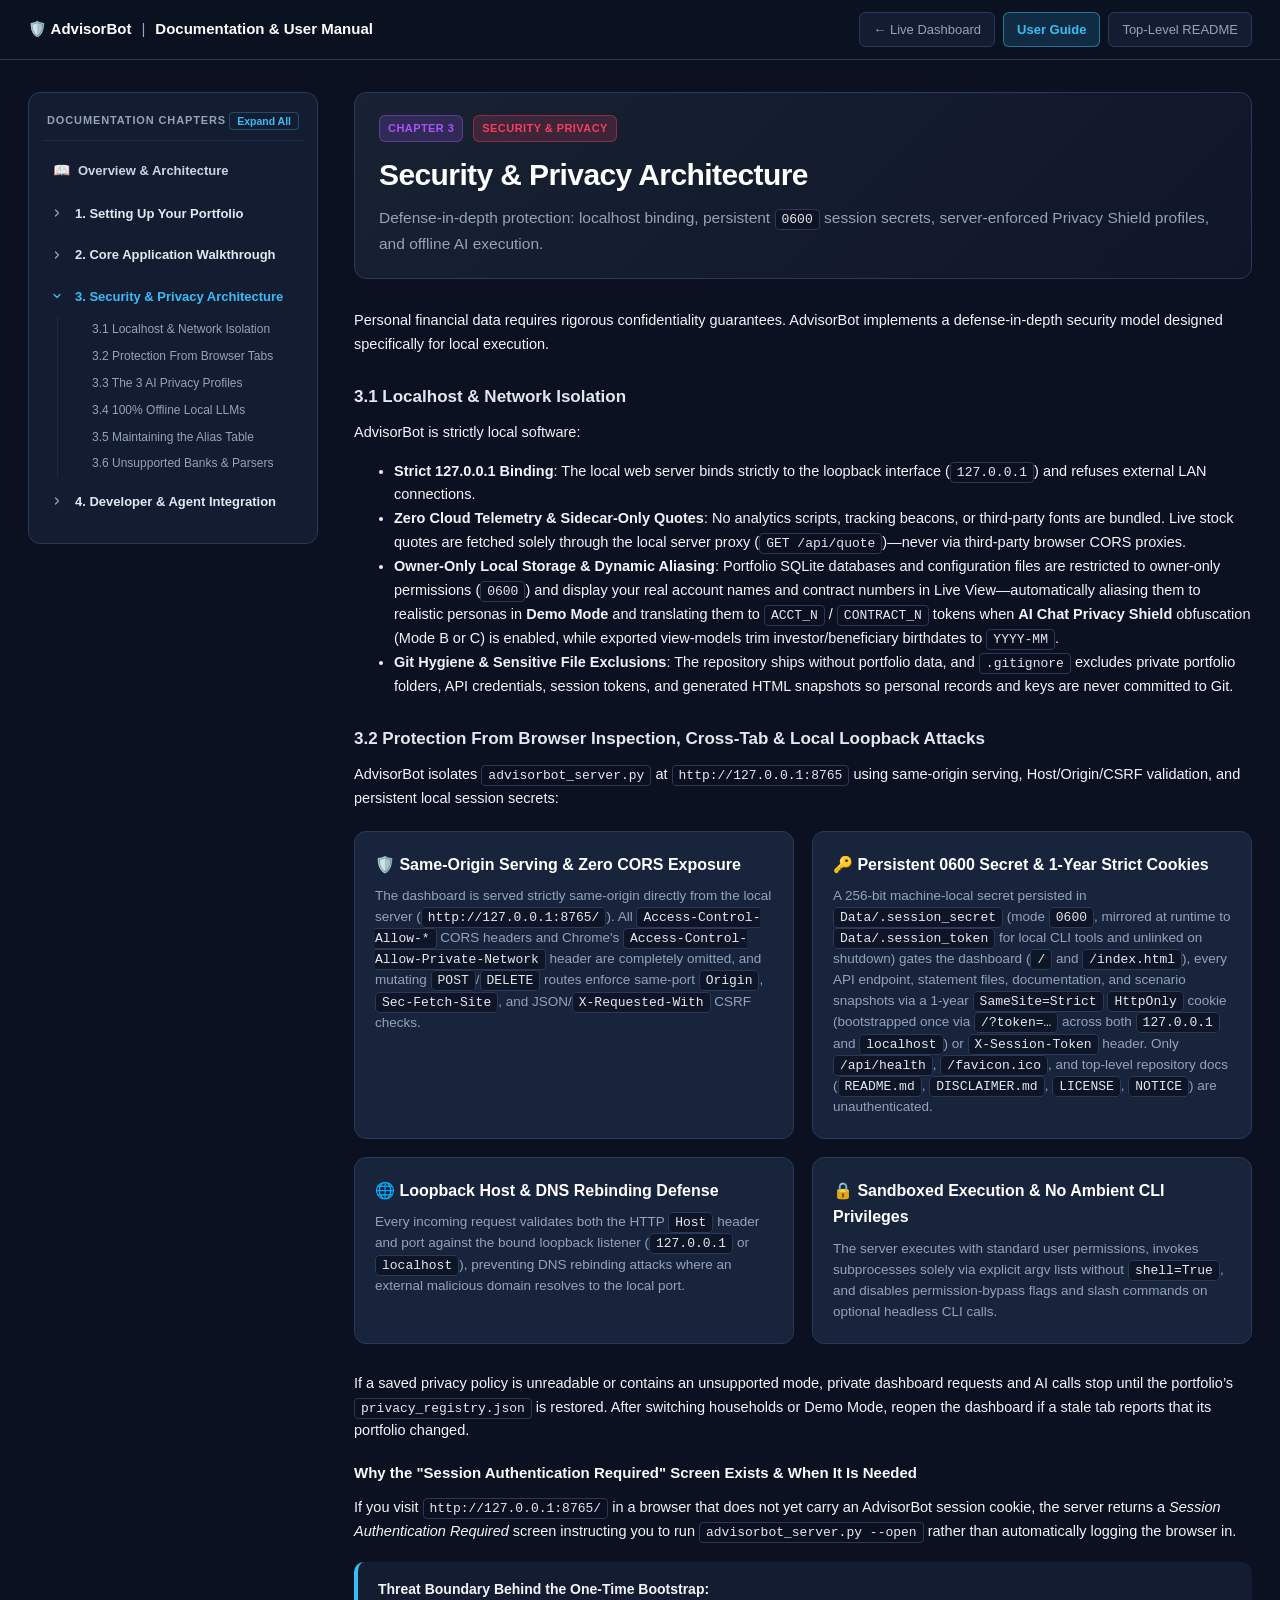
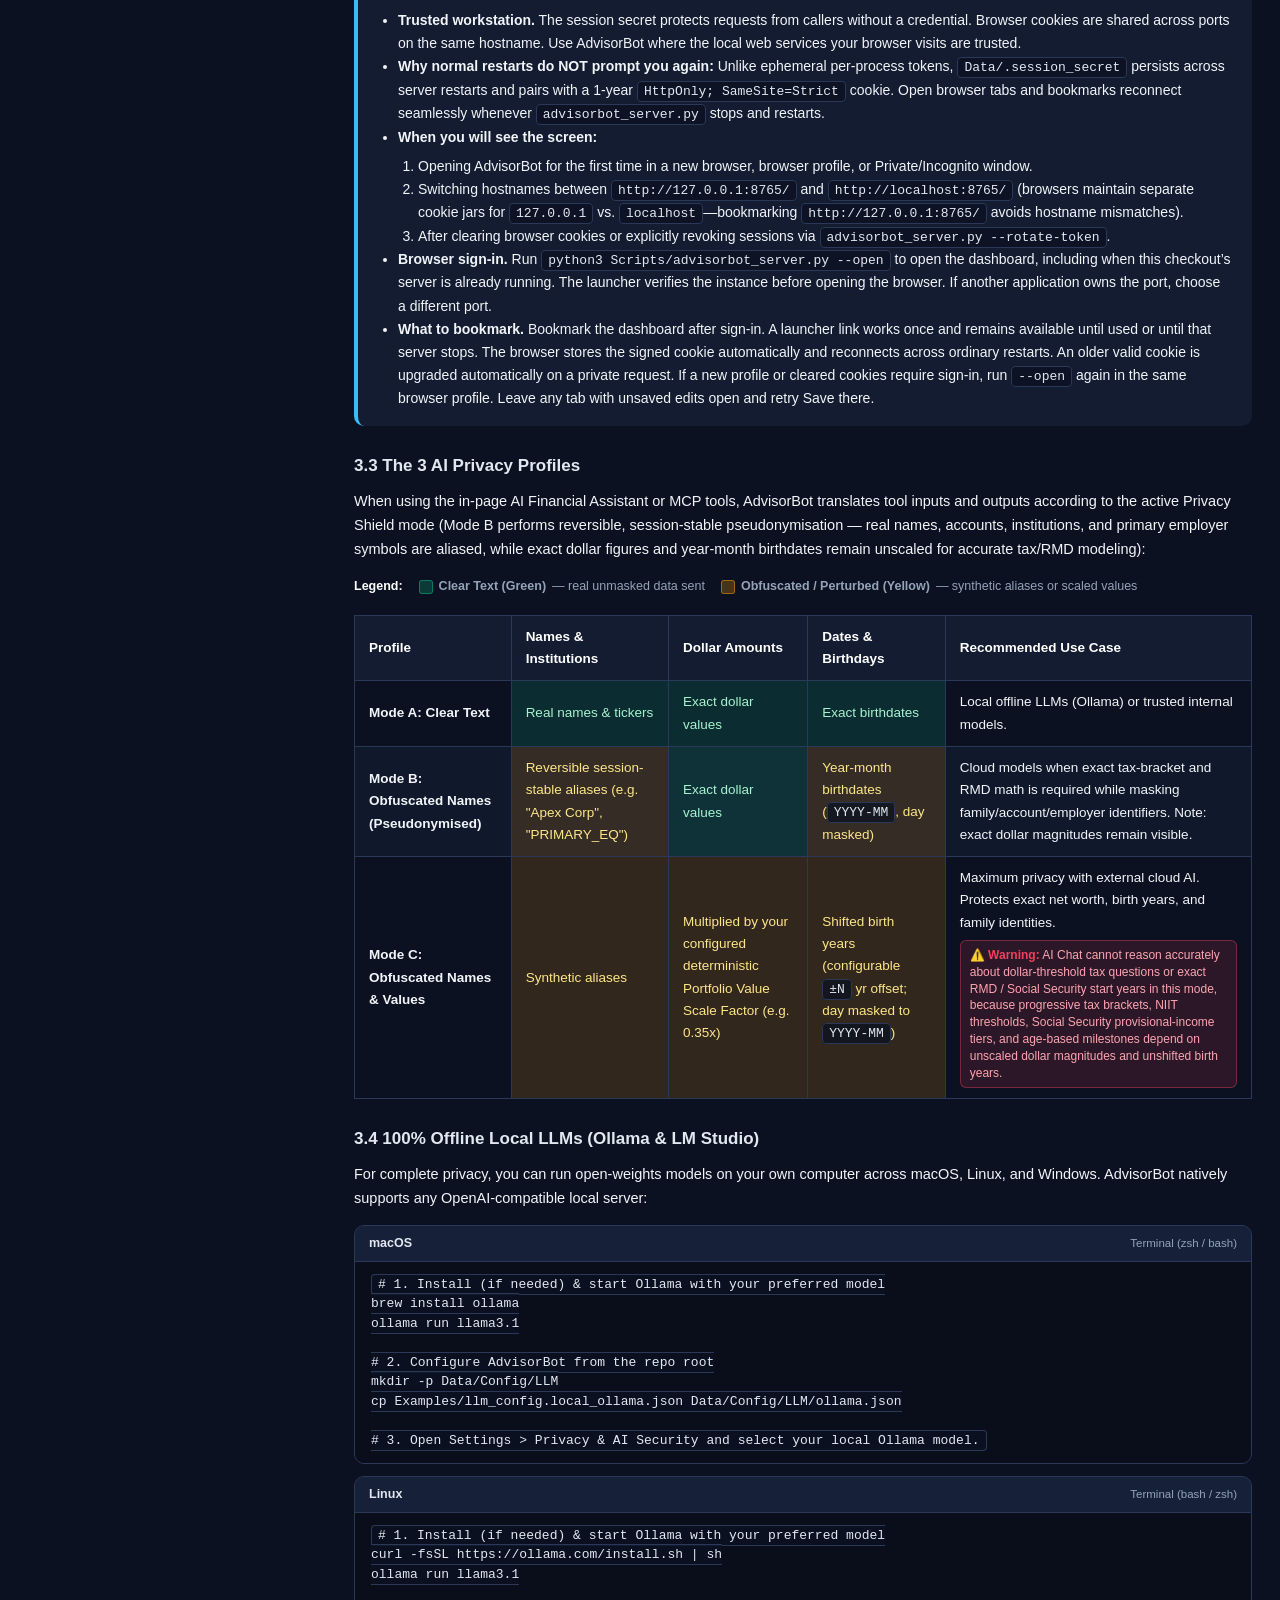
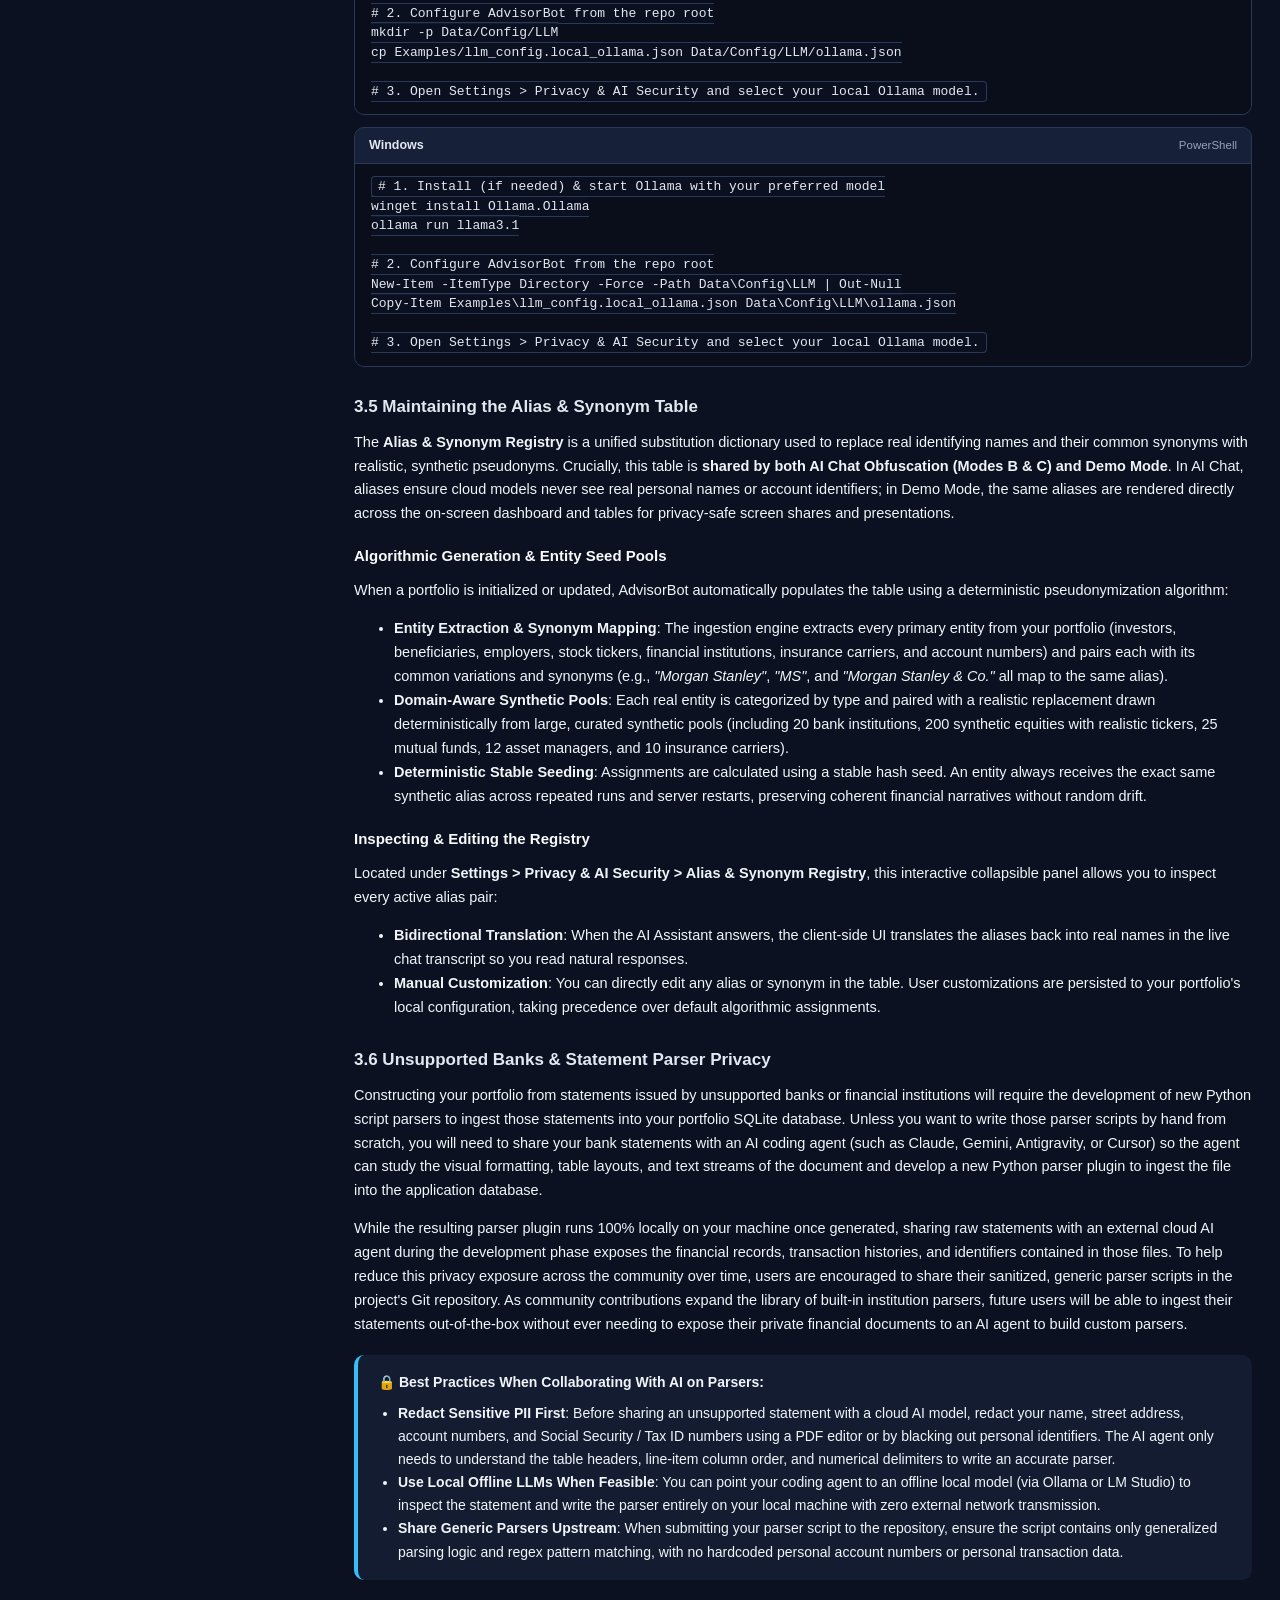
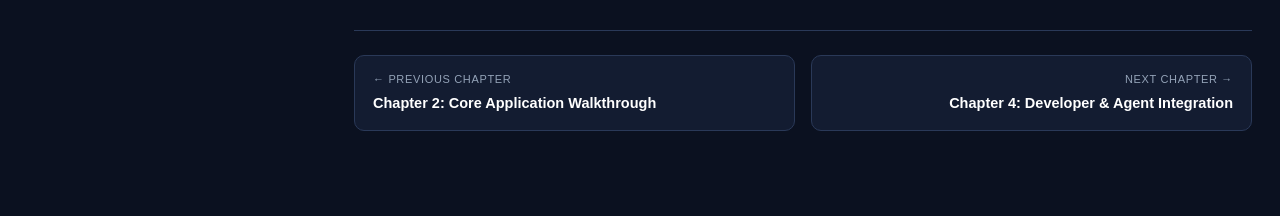
<file: Docs/ch3-security-privacy.html>
<!DOCTYPE html>
<html lang="en">
<head>
  <meta charset="UTF-8" />
  <meta name="viewport" content="width=device-width, initial-scale=1.0" />
  <title>Chapter 3: Security &amp; Privacy Architecture — AdvisorBot Documentation</title>
  <link rel="icon" href="../Assets/default_badge.svg" />
  <link rel="stylesheet" href="docs.css" />
</head>
<body>

  <!-- Top Navigation Bar -->
  <header class="topbar">
    <div class="topbar-title">
      <span>🛡️ AdvisorBot</span>
      <span style="color: var(--muted); font-weight: normal;">|</span>
      <span>Documentation &amp; User Manual</span>
    </div>
    <nav class="topbar-links">
      <a class="nav-pill" href="../index.html">← Live Dashboard</a>
      <a class="nav-pill active" href="index.html">User Guide</a>
      <a class="nav-pill" href="readme.html">Top-Level README</a>
    </nav>
  </header>

  <div class="layout">
    <!-- Sidebar Table of Contents -->
    <aside class="toc" id="doc-toc">
      <div class="toc-header">
        <div class="toc-heading">Documentation Chapters</div>
        <button type="button" class="toc-toggle-all-btn" id="toc-toggle-all" onclick="toggleAllChapters()" title="Toggle all chapters">Expand All</button>
      </div>

      <div class="toc-item">
        <a href="index.html" class="toc-nav-link">
          <span style="font-size:14px;">📖</span>
          <span>Overview &amp; Architecture</span>
        </a>
      </div>

      <!-- Chapter 1 -->
      <div class="toc-chapter-group" id="ch-group-1">
        <div class="toc-chapter-header">
          <button type="button" class="toc-caret-btn" onclick="toggleChapter(1)" aria-label="Toggle Chapter 1 sub-sections">
            <svg class="toc-caret" width="12" height="12" viewBox="0 0 24 24" fill="none" stroke="currentColor" stroke-width="2.5" stroke-linecap="round" stroke-linejoin="round">
              <polyline points="9 18 15 12 9 6"></polyline>
            </svg>
          </button>
          <a href="ch1-portfolio-setup.html" class="toc-chapter-link">
            1. Setting Up Your Portfolio
          </a>
        </div>
        <div class="toc-subsections">
          <a class="sub" href="ch1-portfolio-setup.html#portfolio-dir">1.1 Create &amp; Complete Your Portfolio</a>
          <a class="sub" href="ch1-portfolio-setup.html#llm-setup">1.2 Configuring AI &amp; Local LLMs</a>
          <a class="sub" href="ch1-portfolio-setup.html#statements-drop">1.3 Dropping Financial Statements</a>
          <a class="sub" href="ch1-portfolio-setup.html#portfolio-settings-audit">1.4 Settings Portfolio Audit</a>
          <a class="sub" href="ch1-portfolio-setup.html#agent-plugins">1.5 Developing Custom Plugins</a>
        </div>
      </div>

      <!-- Chapter 2 -->
      <div class="toc-chapter-group" id="ch-group-2">
        <div class="toc-chapter-header">
          <button type="button" class="toc-caret-btn" onclick="toggleChapter(2)" aria-label="Toggle Chapter 2 sub-sections">
            <svg class="toc-caret" width="12" height="12" viewBox="0 0 24 24" fill="none" stroke="currentColor" stroke-width="2.5" stroke-linecap="round" stroke-linejoin="round">
              <polyline points="9 18 15 12 9 6"></polyline>
            </svg>
          </button>
          <a href="ch2-core-walkthrough.html" class="toc-chapter-link">
            2. Core Application Walkthrough
          </a>
        </div>
        <div class="toc-subsections">
          <a class="sub" href="ch2-core-walkthrough.html#page-positions">2.1 Positions &amp; Weekly Timeline</a>
          <a class="sub" href="ch2-core-walkthrough.html#page-grants">2.2 Employee Stock &amp; Vesting</a>
          <a class="sub" href="ch2-core-walkthrough.html#page-simulator">2.3 Retirement Simulator &amp; Drawdown</a>
          <a class="sub" href="ch2-core-walkthrough.html#page-social-security">2.4 Income &amp; Expense (Social Security)</a>
          <a class="sub" href="ch2-core-walkthrough.html#page-scenarios">2.5 Scenario Details &amp; Baselines</a>
          <a class="sub" href="ch2-core-walkthrough.html#page-settings">2.6 Settings &amp; Preferences</a>
          <a class="sub" href="ch2-core-walkthrough.html#holding-forecast-methodology">2.7 Holding Forecasts &amp; Baselines</a>
        </div>
      </div>

      <!-- Chapter 3 -->
      <div class="toc-chapter-group" id="ch-group-3">
        <div class="toc-chapter-header">
          <button type="button" class="toc-caret-btn" onclick="toggleChapter(3)" aria-label="Toggle Chapter 3 sub-sections">
            <svg class="toc-caret" width="12" height="12" viewBox="0 0 24 24" fill="none" stroke="currentColor" stroke-width="2.5" stroke-linecap="round" stroke-linejoin="round">
              <polyline points="9 18 15 12 9 6"></polyline>
            </svg>
          </button>
          <a href="ch3-security-privacy.html" class="toc-chapter-link active">
            3. Security &amp; Privacy Architecture
          </a>
        </div>
        <div class="toc-subsections">
          <a class="sub" href="#sec-local-first">3.1 Localhost &amp; Network Isolation</a>
          <a class="sub" href="#sec-cross-tab">3.2 Protection From Browser Tabs</a>
          <a class="sub" href="#sec-profiles">3.3 The 3 AI Privacy Profiles</a>
          <a class="sub" href="#sec-local-llm">3.4 100% Offline Local LLMs</a>
          <a class="sub" href="#sec-alias-table">3.5 Maintaining the Alias Table</a>
          <a class="sub" href="#sec-unsupported-banks">3.6 Unsupported Banks &amp; Parsers</a>
        </div>
      </div>

      <!-- Chapter 4 -->
      <div class="toc-chapter-group" id="ch-group-4">
        <div class="toc-chapter-header">
          <button type="button" class="toc-caret-btn" onclick="toggleChapter(4)" aria-label="Toggle Chapter 4 sub-sections">
            <svg class="toc-caret" width="12" height="12" viewBox="0 0 24 24" fill="none" stroke="currentColor" stroke-width="2.5" stroke-linecap="round" stroke-linejoin="round">
              <polyline points="9 18 15 12 9 6"></polyline>
            </svg>
          </button>
          <a href="ch4-developer-agent.html" class="toc-chapter-link">
            4. Developer &amp; Agent Integration
          </a>
        </div>
        <div class="toc-subsections">
          <a class="sub" href="ch4-developer-agent.html#adv-mcp">4.1 External Agent MCP Integration</a>
          <a class="sub" href="ch4-developer-agent.html#adv-mcp-security">4.2 MCP Security &amp; Injection Defense</a>
          <a class="sub" href="ch4-developer-agent.html#adv-guardrails">4.3 Engineering &amp; Privacy Guardrails</a>
          <a class="sub" href="ch4-developer-agent.html#adv-testing">4.4 Isolated Test Suite &amp; Verification</a>
          <a class="sub" href="ch4-developer-agent.html#adv-contributing">4.5 Commit Template &amp; Contributor Workflow</a>
        </div>
      </div>
    </aside>

    <!-- Main Content Area -->
    <main>
      <div class="chapter-banner">
        <div class="chapter-badge-wrap">
          <span class="badge badge-purple">Chapter 3</span>
          <span class="badge badge-rose">Security &amp; Privacy</span>
        </div>
        <h1 style="margin-bottom:6px;">Security &amp; Privacy Architecture</h1>
        <p class="subtitle" style="margin-bottom:0;">Defense-in-depth protection: localhost binding, persistent <code>0600</code> session secrets, server-enforced Privacy Shield profiles, and offline AI execution.</p>
      </div>

      <section id="ch3-security-privacy">
        <p>Personal financial data requires rigorous confidentiality guarantees. AdvisorBot implements a defense-in-depth security model designed specifically for local execution.</p>

        <h3 id="sec-local-first">3.1 Localhost &amp; Network Isolation</h3>
        <p>AdvisorBot is strictly local software:</p>
        <ul>
          <li><strong>Strict 127.0.0.1 Binding</strong>: The local web server binds strictly to the loopback interface (<code>127.0.0.1</code>) and refuses external LAN connections.</li>
          <li><strong>Zero Cloud Telemetry &amp; Sidecar-Only Quotes</strong>: No analytics scripts, tracking beacons, or third-party fonts are bundled. Live stock quotes are fetched solely through the local server proxy (<code>GET /api/quote</code>)—never via third-party browser CORS proxies.</li>
          <li><strong>Owner-Only Local Storage &amp; Dynamic Aliasing</strong>: Portfolio SQLite databases and configuration files are restricted to owner-only permissions (<code>0600</code>) and display your real account names and contract numbers in Live View—automatically aliasing them to realistic personas in <strong>Demo Mode</strong> and translating them to <code>ACCT_N</code> / <code>CONTRACT_N</code> tokens when <strong>AI Chat Privacy Shield</strong> obfuscation (Mode B or C) is enabled, while exported view-models trim investor/beneficiary birthdates to <code>YYYY-MM</code>.</li>
          <li><strong>Git Hygiene &amp; Sensitive File Exclusions</strong>: The repository ships without portfolio data, and <code>.gitignore</code> excludes private portfolio folders, API credentials, session tokens, and generated HTML snapshots so personal records and keys are never committed to Git.</li>
        </ul>

        <h3 id="sec-cross-tab">3.2 Protection From Browser Inspection, Cross-Tab &amp; Local Loopback Attacks</h3>
        <p>AdvisorBot isolates <code>advisorbot_server.py</code> at <code>http://127.0.0.1:8765</code> using same-origin serving, Host/Origin/CSRF validation, and persistent local session secrets:</p>
        <div class="card-grid">
          <div class="card">
            <h4>🛡️ Same-Origin Serving &amp; Zero CORS Exposure</h4>
            <p>The dashboard is served strictly same-origin directly from the local server (<code>http://127.0.0.1:8765/</code>). All <code>Access-Control-Allow-*</code> CORS headers and Chrome's <code>Access-Control-Allow-Private-Network</code> header are completely omitted, and mutating <code>POST</code>/<code>DELETE</code> routes enforce same-port <code>Origin</code>, <code>Sec-Fetch-Site</code>, and JSON/<code>X-Requested-With</code> CSRF checks.</p>
          </div>
          <div class="card">
            <h4>🔑 Persistent 0600 Secret &amp; 1-Year Strict Cookies</h4>
            <p>A 256-bit machine-local secret persisted in <code>Data/.session_secret</code> (mode <code>0600</code>, mirrored at runtime to <code>Data/.session_token</code> for local CLI tools and unlinked on shutdown) gates the dashboard (<code>/</code> and <code>/index.html</code>), every API endpoint, statement files, documentation, and scenario snapshots via a 1-year <code>SameSite=Strict</code> <code>HttpOnly</code> cookie (bootstrapped once via <code>/?token=…</code> across both <code>127.0.0.1</code> and <code>localhost</code>) or <code>X-Session-Token</code> header. Only <code>/api/health</code>, <code>/favicon.ico</code>, and top-level repository docs (<code>README.md</code>, <code>DISCLAIMER.md</code>, <code>LICENSE</code>, <code>NOTICE</code>) are unauthenticated.</p>
          </div>
          <div class="card">
            <h4>🌐 Loopback Host &amp; DNS Rebinding Defense</h4>
            <p>Every incoming request validates both the HTTP <code>Host</code> header and port against the bound loopback listener (<code>127.0.0.1</code> or <code>localhost</code>), preventing DNS rebinding attacks where an external malicious domain resolves to the local port.</p>
          </div>
          <div class="card">
            <h4>🔒 Sandboxed Execution &amp; No Ambient CLI Privileges</h4>
            <p>The server executes with standard user permissions, invokes subprocesses solely via explicit argv lists without <code>shell=True</code>, and disables permission-bypass flags and slash commands on optional headless CLI calls.</p>
          </div>
        </div>

        <p>If a saved privacy policy is unreadable or contains an unsupported mode, private dashboard requests and AI calls stop until the portfolio’s <code>privacy_registry.json</code> is restored. After switching households or Demo Mode, reopen the dashboard if a stale tab reports that its portfolio changed.</p>
        <h4>Why the "Session Authentication Required" Screen Exists &amp; When It Is Needed</h4>
        <p>If you visit <code>http://127.0.0.1:8765/</code> in a browser that does not yet carry an AdvisorBot session cookie, the server returns a <em>Session Authentication Required</em> screen instructing you to run <code>advisorbot_server.py --open</code> rather than automatically logging the browser in.</p>
        <div class="callout callout-info">
          <strong>Threat Boundary Behind the One-Time Bootstrap:</strong>
          <ul style="margin: 8px 0 0; padding-left: 20px;">
            <li><strong>Trusted workstation.</strong> The session secret protects requests from callers without a credential. Browser cookies are shared across ports on the same hostname. Use AdvisorBot where the local web services your browser visits are trusted.</li>
            <li><strong>Why normal restarts do NOT prompt you again:</strong> Unlike ephemeral per-process tokens, <code>Data/.session_secret</code> persists across server restarts and pairs with a 1-year <code>HttpOnly; SameSite=Strict</code> cookie. Open browser tabs and bookmarks reconnect seamlessly whenever <code>advisorbot_server.py</code> stops and restarts.</li>
            <li><strong>When you will see the screen:</strong>
              <ol style="margin: 6px 0 0; padding-left: 20px;">
                <li>Opening AdvisorBot for the first time in a new browser, browser profile, or Private/Incognito window.</li>
                <li>Switching hostnames between <code>http://127.0.0.1:8765/</code> and <code>http://localhost:8765/</code> (browsers maintain separate cookie jars for <code>127.0.0.1</code> vs. <code>localhost</code>—bookmarking <code>http://127.0.0.1:8765/</code> avoids hostname mismatches).</li>
                <li>After clearing browser cookies or explicitly revoking sessions via <code>advisorbot_server.py --rotate-token</code>.</li>
              </ol>
            </li>
            <li><strong>Browser sign-in.</strong> Run <code>python3 Scripts/advisorbot_server.py --open</code> to open the dashboard, including when this checkout’s server is already running. The launcher verifies the instance before opening the browser. If another application owns the port, choose a different port.</li>
            <li><strong>What to bookmark.</strong> Bookmark the dashboard after sign-in. A launcher link works once and remains available until used or until that server stops. The browser stores the signed cookie automatically and reconnects across ordinary restarts. An older valid cookie is upgraded automatically on a private request. If a new profile or cleared cookies require sign-in, run <code>--open</code> again in the same browser profile. Leave any tab with unsaved edits open and retry Save there.</li>
          </ul>
        </div>

        <h3 id="sec-profiles">3.3 The 3 AI Privacy Profiles</h3>
        <p>When using the in-page AI Financial Assistant or MCP tools, AdvisorBot translates tool inputs and outputs according to the active Privacy Shield mode (Mode B performs reversible, session-stable pseudonymisation — real names, accounts, institutions, and primary employer symbols are aliased, while exact dollar figures and year-month birthdates remain unscaled for accurate tax/RMD modeling):</p>

        <!-- Privacy Table Legend -->
        <div class="table-legend">
          <span style="font-weight: 600; color: #fff;">Legend:</span>
          <span class="legend-item"><span class="legend-chip legend-clear"></span> <strong>Clear Text (Green)</strong> — real unmasked data sent</span>
          <span class="legend-item"><span class="legend-chip legend-obfuscated"></span> <strong>Obfuscated / Perturbed (Yellow)</strong> — synthetic aliases or scaled values</span>
        </div>

        <table>
          <thead>
            <tr>
              <th>Profile</th>
              <th>Names &amp; Institutions</th>
              <th>Dollar Amounts</th>
              <th>Dates &amp; Birthdays</th>
              <th>Recommended Use Case</th>
            </tr>
          </thead>
          <tbody>
            <tr>
              <td><strong>Mode A: Clear Text</strong></td>
              <td class="cell-clear">Real names &amp; tickers</td>
              <td class="cell-clear">Exact dollar values</td>
              <td class="cell-clear">Exact birthdates</td>
              <td>Local offline LLMs (Ollama) or trusted internal models.</td>
            </tr>
            <tr>
              <td><strong>Mode B: Obfuscated Names (Pseudonymised)</strong></td>
              <td class="cell-obfuscated">Reversible session-stable aliases (e.g. "Apex Corp", "PRIMARY_EQ")</td>
              <td class="cell-clear">Exact dollar values</td>
              <td class="cell-obfuscated">Year-month birthdates (<code>YYYY-MM</code>, day masked)</td>
              <td>Cloud models when exact tax-bracket and RMD math is required while masking family/account/employer identifiers. Note: exact dollar magnitudes remain visible.</td>
            </tr>
            <tr>
              <td><strong>Mode C: Obfuscated Names &amp; Values</strong></td>
              <td class="cell-obfuscated">Synthetic aliases</td>
              <td class="cell-obfuscated">Multiplied by your configured deterministic Portfolio Value Scale Factor (e.g. 0.35x)</td>
              <td class="cell-obfuscated">Shifted birth years (configurable <code>&plusmn;N</code> yr offset; day masked to <code>YYYY-MM</code>)</td>
              <td>
                Maximum privacy with external cloud AI. Protects exact net worth, birth years, and family identities.
                <div style="margin-top: 6px; padding: 6px 9px; background: rgba(244, 63, 94, 0.14); border: 1px solid rgba(244, 63, 94, 0.4); border-radius: 6px; color: #fda4af; font-size: 12px; line-height: 1.4;">
                  <strong style="color: #f43f5e;">⚠️ Warning:</strong> AI Chat cannot reason accurately about dollar-threshold tax questions or exact RMD / Social Security start years in this mode, because progressive tax brackets, NIIT thresholds, Social Security provisional-income tiers, and age-based milestones depend on unscaled dollar magnitudes and unshifted birth years.
                </div>
              </td>
            </tr>
          </tbody>
        </table>

        <h3 id="sec-local-llm">3.4 100% Offline Local LLMs (Ollama &amp; LM Studio)</h3>
        <p>For complete privacy, you can run open-weights models on your own computer across macOS, Linux, and Windows. AdvisorBot natively supports any OpenAI-compatible local server:</p>
        <div class="platform-variants">
          <div class="platform-variant" data-os="macos">
            <div class="platform-variant-header">
              <span>macOS</span>
              <span class="platform-variant-shell">Terminal (zsh / bash)</span>
            </div>
            <pre><code># 1. Install (if needed) &amp; start Ollama with your preferred model
brew install ollama
ollama run llama3.1

# 2. Configure AdvisorBot from the repo root
mkdir -p Data/Config/LLM
cp Examples/llm_config.local_ollama.json Data/Config/LLM/ollama.json

# 3. Open Settings &gt; Privacy &amp; AI Security and select your local Ollama model.</code></pre>
          </div>
          <div class="platform-variant" data-os="linux">
            <div class="platform-variant-header">
              <span>Linux</span>
              <span class="platform-variant-shell">Terminal (bash / zsh)</span>
            </div>
            <pre><code># 1. Install (if needed) &amp; start Ollama with your preferred model
curl -fsSL https://ollama.com/install.sh | sh
ollama run llama3.1

# 2. Configure AdvisorBot from the repo root
mkdir -p Data/Config/LLM
cp Examples/llm_config.local_ollama.json Data/Config/LLM/ollama.json

# 3. Open Settings &gt; Privacy &amp; AI Security and select your local Ollama model.</code></pre>
          </div>
          <div class="platform-variant" data-os="windows">
            <div class="platform-variant-header">
              <span>Windows</span>
              <span class="platform-variant-shell">PowerShell</span>
            </div>
            <pre><code># 1. Install (if needed) &amp; start Ollama with your preferred model
winget install Ollama.Ollama
ollama run llama3.1

# 2. Configure AdvisorBot from the repo root
New-Item -ItemType Directory -Force -Path Data\Config\LLM | Out-Null
Copy-Item Examples\llm_config.local_ollama.json Data\Config\LLM\ollama.json

# 3. Open Settings &gt; Privacy &amp; AI Security and select your local Ollama model.</code></pre>
          </div>
        </div>

        <h3 id="sec-alias-table">3.5 Maintaining the Alias &amp; Synonym Table</h3>
        <p>The <strong>Alias &amp; Synonym Registry</strong> is a unified substitution dictionary used to replace real identifying names and their common synonyms with realistic, synthetic pseudonyms. Crucially, this table is <strong>shared by both AI Chat Obfuscation (Modes B &amp; C) and Demo Mode</strong>. In AI Chat, aliases ensure cloud models never see real personal names or account identifiers; in Demo Mode, the same aliases are rendered directly across the on-screen dashboard and tables for privacy-safe screen shares and presentations.</p>

        <h4>Algorithmic Generation &amp; Entity Seed Pools</h4>
        <p>When a portfolio is initialized or updated, AdvisorBot automatically populates the table using a deterministic pseudonymization algorithm:</p>
        <ul>
          <li><strong>Entity Extraction &amp; Synonym Mapping</strong>: The ingestion engine extracts every primary entity from your portfolio (investors, beneficiaries, employers, stock tickers, financial institutions, insurance carriers, and account numbers) and pairs each with its common variations and synonyms (e.g., <em>"Morgan Stanley"</em>, <em>"MS"</em>, and <em>"Morgan Stanley &amp; Co."</em> all map to the same alias).</li>
          <li><strong>Domain-Aware Synthetic Pools</strong>: Each real entity is categorized by type and paired with a realistic replacement drawn deterministically from large, curated synthetic pools (including 20 bank institutions, 200 synthetic equities with realistic tickers, 25 mutual funds, 12 asset managers, and 10 insurance carriers).</li>
          <li><strong>Deterministic Stable Seeding</strong>: Assignments are calculated using a stable hash seed. An entity always receives the exact same synthetic alias across repeated runs and server restarts, preserving coherent financial narratives without random drift.</li>
        </ul>

        <h4>Inspecting &amp; Editing the Registry</h4>
        <p>Located under <strong>Settings &gt; Privacy &amp; AI Security &gt; Alias &amp; Synonym Registry</strong>, this interactive collapsible panel allows you to inspect every active alias pair:</p>
        <ul>
          <li><strong>Bidirectional Translation</strong>: When the AI Assistant answers, the client-side UI translates the aliases back into real names in the live chat transcript so you read natural responses.</li>
          <li><strong>Manual Customization</strong>: You can directly edit any alias or synonym in the table. User customizations are persisted to your portfolio's local configuration, taking precedence over default algorithmic assignments.</li>
        </ul>

        <h3 id="sec-unsupported-banks">3.6 Unsupported Banks &amp; Statement Parser Privacy</h3>
        <p>Constructing your portfolio from statements issued by unsupported banks or financial institutions will require the development of new Python script parsers to ingest those statements into your portfolio SQLite database. Unless you want to write those parser scripts by hand from scratch, you will need to share your bank statements with an AI coding agent (such as Claude, Gemini, Antigravity, or Cursor) so the agent can study the visual formatting, table layouts, and text streams of the document and develop a new Python parser plugin to ingest the file into the application database.</p>
        <p>While the resulting parser plugin runs 100% locally on your machine once generated, sharing raw statements with an external cloud AI agent during the development phase exposes the financial records, transaction histories, and identifiers contained in those files. To help reduce this privacy exposure across the community over time, users are encouraged to share their sanitized, generic parser scripts in the project's Git repository. As community contributions expand the library of built-in institution parsers, future users will be able to ingest their statements out-of-the-box without ever needing to expose their private financial documents to an AI agent to build custom parsers.</p>

        <div class="callout callout-info">
          <strong>🔒 Best Practices When Collaborating With AI on Parsers:</strong>
          <ul style="margin: 8px 0 0; padding-left: 20px;">
            <li><strong>Redact Sensitive PII First</strong>: Before sharing an unsupported statement with a cloud AI model, redact your name, street address, account numbers, and Social Security / Tax ID numbers using a PDF editor or by blacking out personal identifiers. The AI agent only needs to understand the table headers, line-item column order, and numerical delimiters to write an accurate parser.</li>
            <li><strong>Use Local Offline LLMs When Feasible</strong>: You can point your coding agent to an offline local model (via Ollama or LM Studio) to inspect the statement and write the parser entirely on your local machine with zero external network transmission.</li>
            <li><strong>Share Generic Parsers Upstream</strong>: When submitting your parser script to the repository, ensure the script contains only generalized parsing logic and regex pattern matching, with no hardcoded personal account numbers or personal transaction data.</li>
          </ul>
        </div>
      </section>

      <!-- Chapter Pagination Footer -->
      <div class="chapter-nav-footer">
        <a href="ch2-core-walkthrough.html" class="chapter-nav-btn prev">
          <span class="dir-label">← Previous Chapter</span>
          <span class="title-label">Chapter 2: Core Application Walkthrough</span>
        </a>
        <a href="ch4-developer-agent.html" class="chapter-nav-btn next">
          <span class="dir-label">Next Chapter →</span>
          <span class="title-label">Chapter 4: Developer &amp; Agent Integration</span>
        </a>
      </div>
    </main>
  </div>

  <script src="docs.js"></script>
  <script>
    document.addEventListener("DOMContentLoaded", function () {
      initDocsPage(3);
    });
  </script>
</body>
</html>
</file>
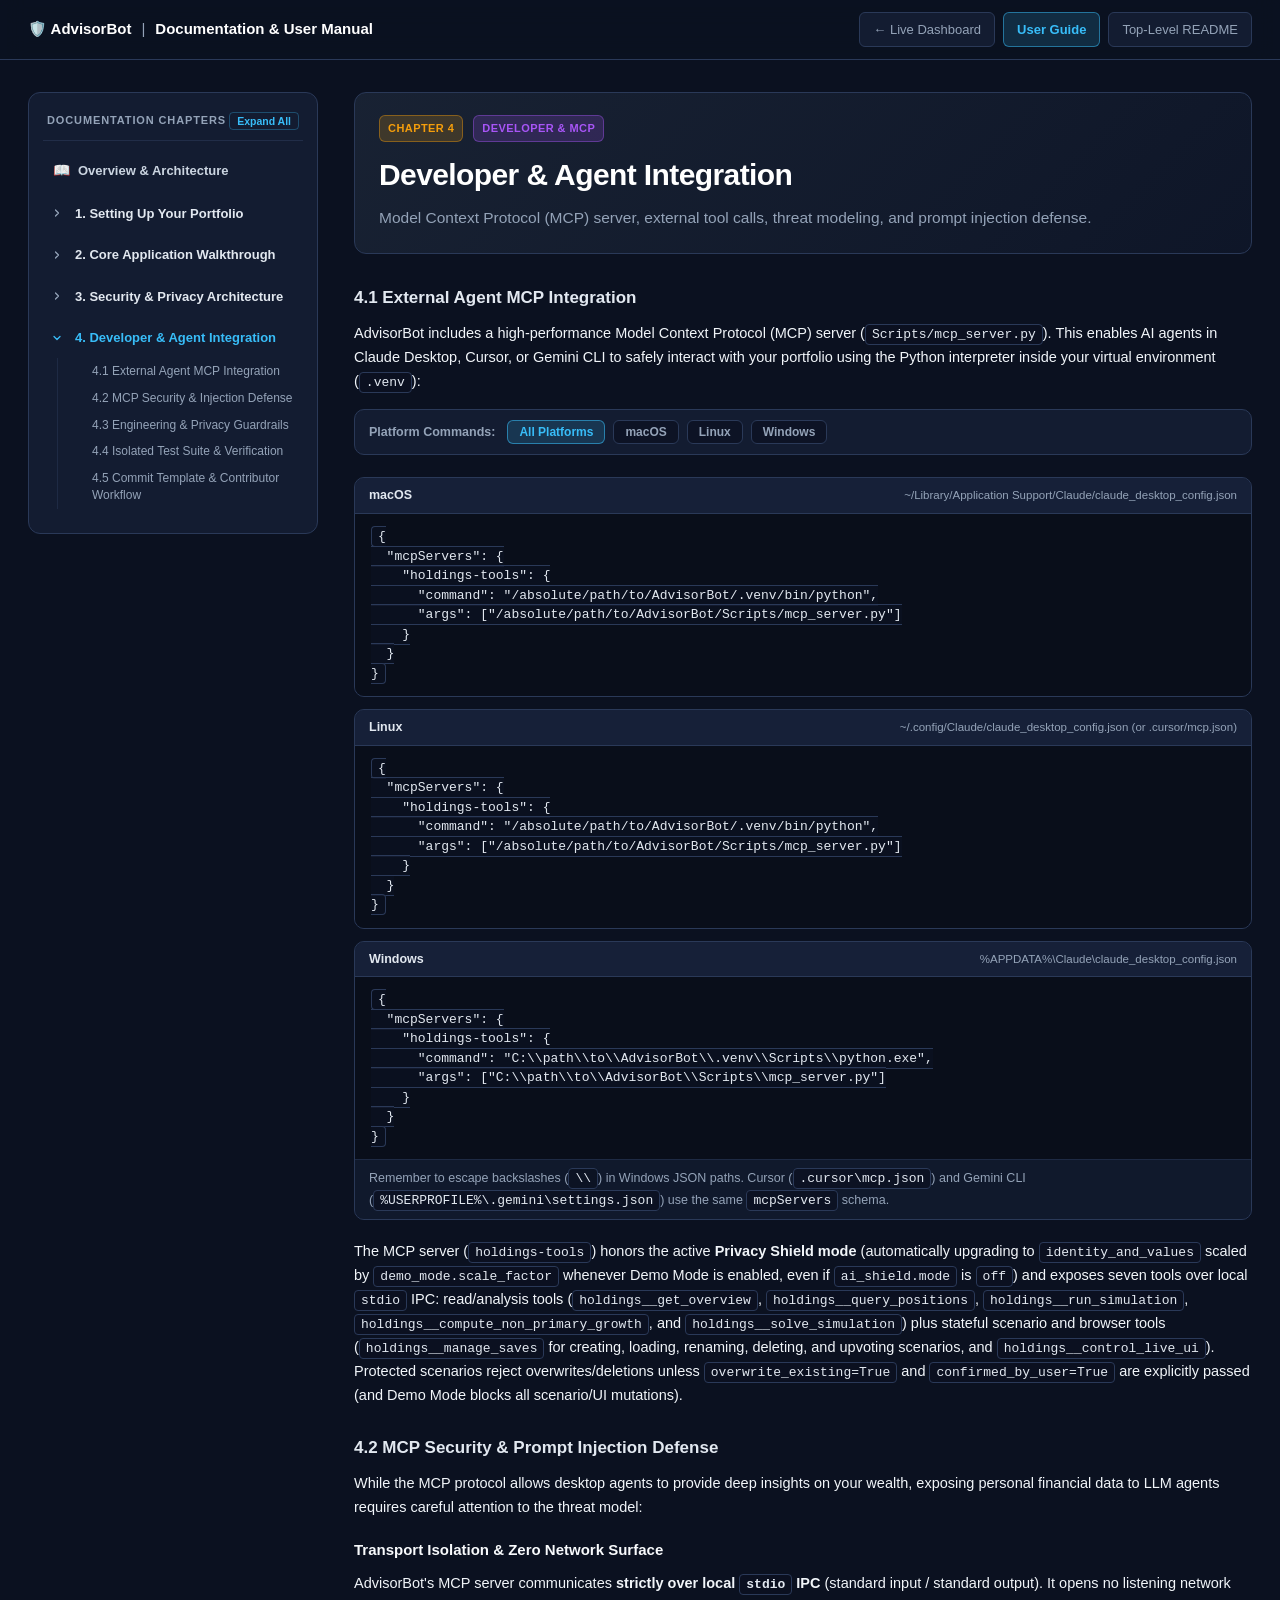
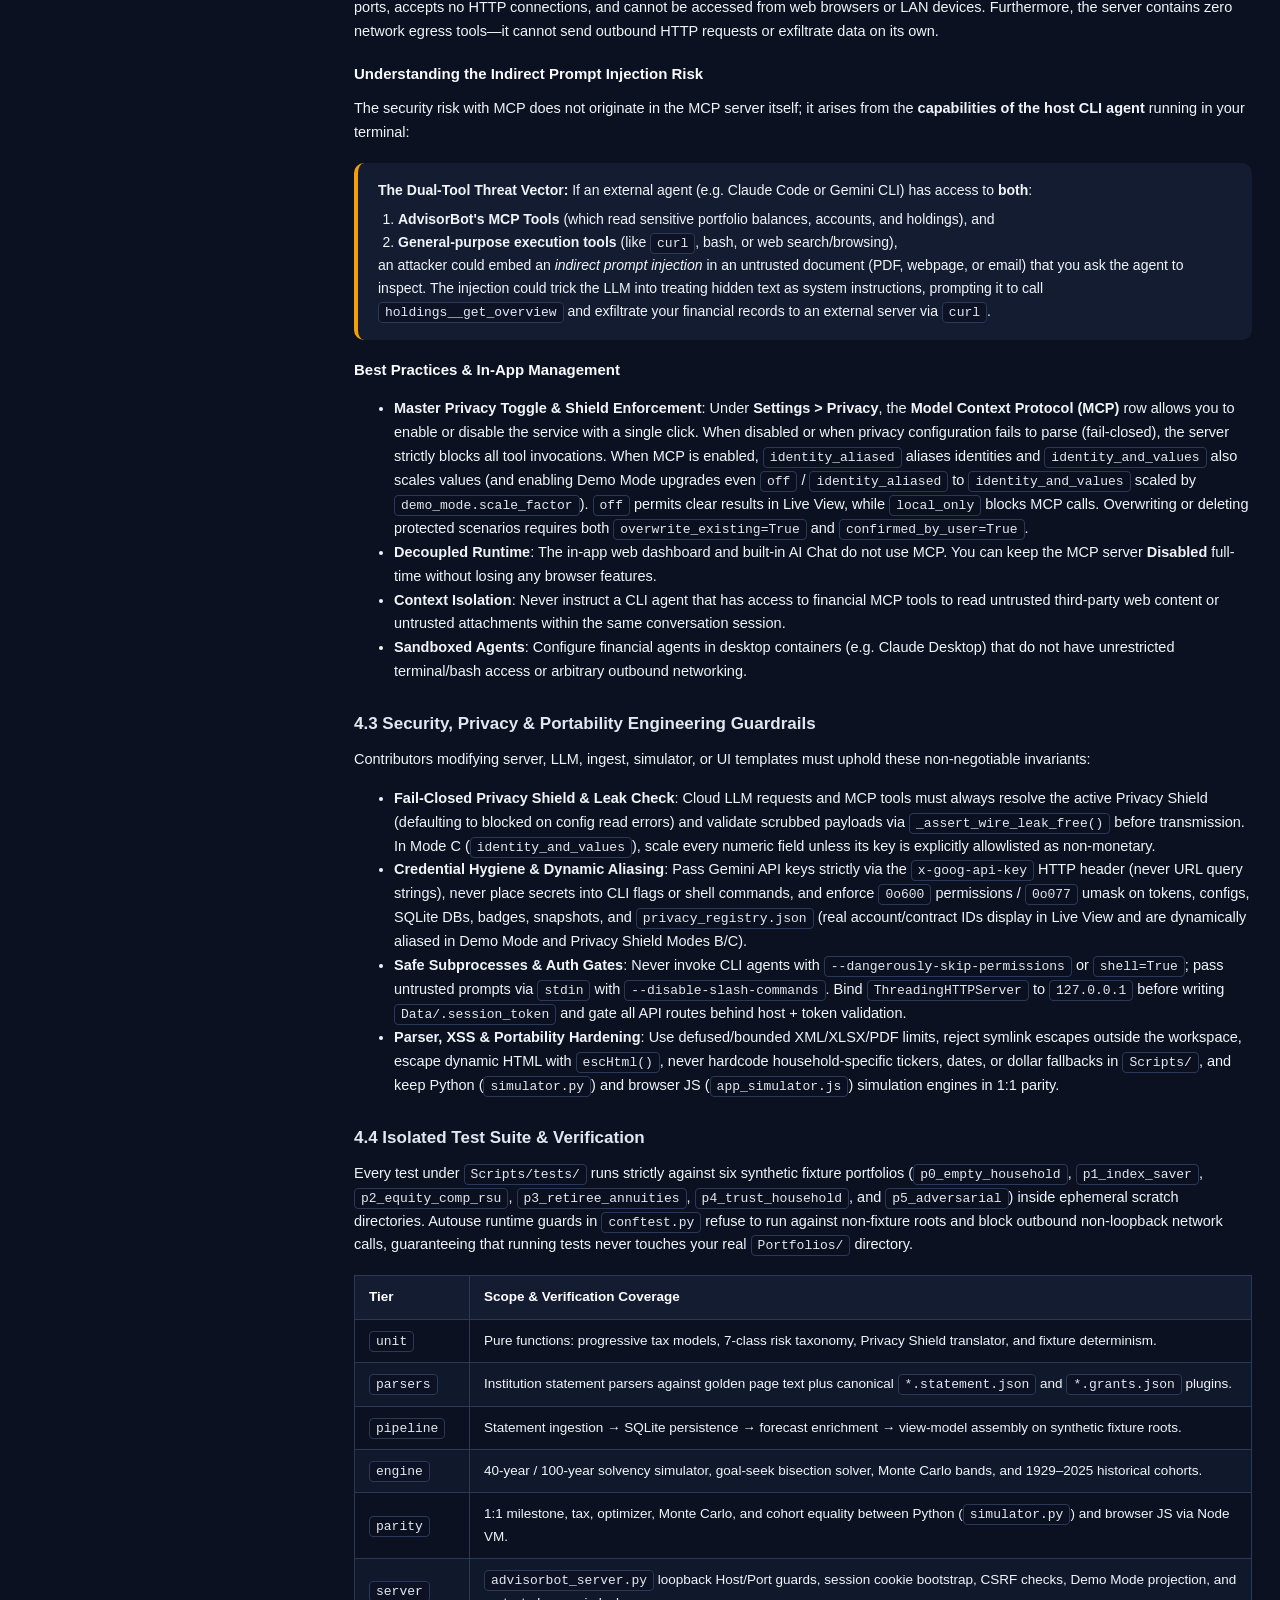
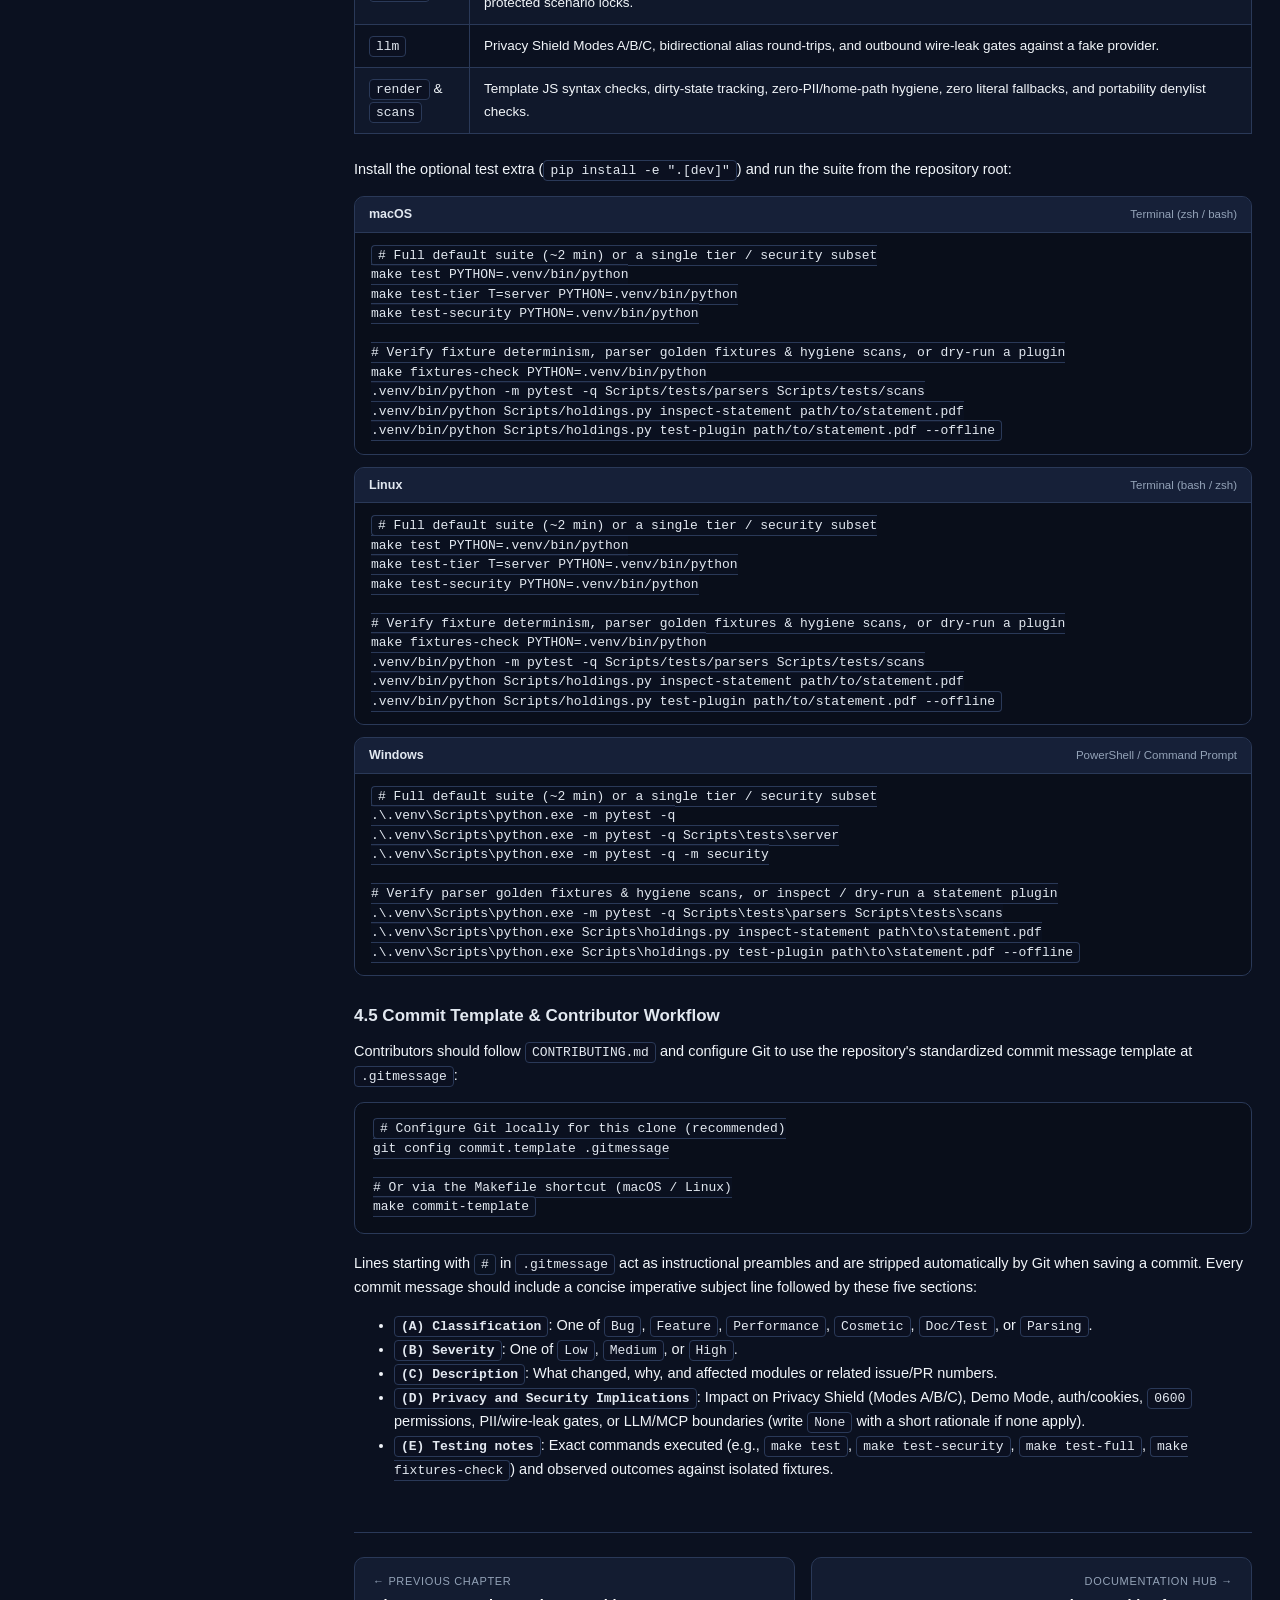
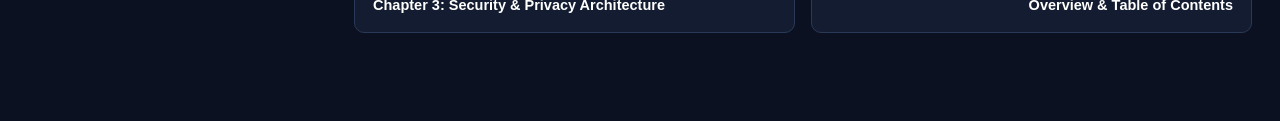
<file: Docs/ch4-developer-agent.html>
<!DOCTYPE html>
<html lang="en">
<head>
  <meta charset="UTF-8" />
  <meta name="viewport" content="width=device-width, initial-scale=1.0" />
  <title>Chapter 4: Developer &amp; Agent Integration — AdvisorBot Documentation</title>
  <link rel="icon" href="../Assets/default_badge.svg" />
  <link rel="stylesheet" href="docs.css" />
</head>
<body>

  <!-- Top Navigation Bar -->
  <header class="topbar">
    <div class="topbar-title">
      <span>🛡️ AdvisorBot</span>
      <span style="color: var(--muted); font-weight: normal;">|</span>
      <span>Documentation &amp; User Manual</span>
    </div>
    <nav class="topbar-links">
      <a class="nav-pill" href="../index.html">← Live Dashboard</a>
      <a class="nav-pill active" href="index.html">User Guide</a>
      <a class="nav-pill" href="readme.html">Top-Level README</a>
    </nav>
  </header>

  <div class="layout">
    <!-- Sidebar Table of Contents -->
    <aside class="toc" id="doc-toc">
      <div class="toc-header">
        <div class="toc-heading">Documentation Chapters</div>
        <button type="button" class="toc-toggle-all-btn" id="toc-toggle-all" onclick="toggleAllChapters()" title="Toggle all chapters">Expand All</button>
      </div>

      <div class="toc-item">
        <a href="index.html" class="toc-nav-link">
          <span style="font-size:14px;">📖</span>
          <span>Overview &amp; Architecture</span>
        </a>
      </div>

      <!-- Chapter 1 -->
      <div class="toc-chapter-group" id="ch-group-1">
        <div class="toc-chapter-header">
          <button type="button" class="toc-caret-btn" onclick="toggleChapter(1)" aria-label="Toggle Chapter 1 sub-sections">
            <svg class="toc-caret" width="12" height="12" viewBox="0 0 24 24" fill="none" stroke="currentColor" stroke-width="2.5" stroke-linecap="round" stroke-linejoin="round">
              <polyline points="9 18 15 12 9 6"></polyline>
            </svg>
          </button>
          <a href="ch1-portfolio-setup.html" class="toc-chapter-link">
            1. Setting Up Your Portfolio
          </a>
        </div>
        <div class="toc-subsections">
          <a class="sub" href="ch1-portfolio-setup.html#portfolio-dir">1.1 Create &amp; Complete Your Portfolio</a>
          <a class="sub" href="ch1-portfolio-setup.html#llm-setup">1.2 Configuring AI &amp; Local LLMs</a>
          <a class="sub" href="ch1-portfolio-setup.html#statements-drop">1.3 Dropping Financial Statements</a>
          <a class="sub" href="ch1-portfolio-setup.html#portfolio-settings-audit">1.4 Settings Portfolio Audit</a>
          <a class="sub" href="ch1-portfolio-setup.html#agent-plugins">1.5 Developing Custom Plugins</a>
        </div>
      </div>

      <!-- Chapter 2 -->
      <div class="toc-chapter-group" id="ch-group-2">
        <div class="toc-chapter-header">
          <button type="button" class="toc-caret-btn" onclick="toggleChapter(2)" aria-label="Toggle Chapter 2 sub-sections">
            <svg class="toc-caret" width="12" height="12" viewBox="0 0 24 24" fill="none" stroke="currentColor" stroke-width="2.5" stroke-linecap="round" stroke-linejoin="round">
              <polyline points="9 18 15 12 9 6"></polyline>
            </svg>
          </button>
          <a href="ch2-core-walkthrough.html" class="toc-chapter-link">
            2. Core Application Walkthrough
          </a>
        </div>
        <div class="toc-subsections">
          <a class="sub" href="ch2-core-walkthrough.html#page-positions">2.1 Positions &amp; Weekly Timeline</a>
          <a class="sub" href="ch2-core-walkthrough.html#page-grants">2.2 Employee Stock &amp; Vesting</a>
          <a class="sub" href="ch2-core-walkthrough.html#page-simulator">2.3 Retirement Simulator &amp; Drawdown</a>
          <a class="sub" href="ch2-core-walkthrough.html#page-social-security">2.4 Income &amp; Expense (Social Security)</a>
          <a class="sub" href="ch2-core-walkthrough.html#page-scenarios">2.5 Scenario Details &amp; Baselines</a>
          <a class="sub" href="ch2-core-walkthrough.html#page-settings">2.6 Settings &amp; Preferences</a>
          <a class="sub" href="ch2-core-walkthrough.html#holding-forecast-methodology">2.7 Holding Forecasts &amp; Baselines</a>
        </div>
      </div>

      <!-- Chapter 3 -->
      <div class="toc-chapter-group" id="ch-group-3">
        <div class="toc-chapter-header">
          <button type="button" class="toc-caret-btn" onclick="toggleChapter(3)" aria-label="Toggle Chapter 3 sub-sections">
            <svg class="toc-caret" width="12" height="12" viewBox="0 0 24 24" fill="none" stroke="currentColor" stroke-width="2.5" stroke-linecap="round" stroke-linejoin="round">
              <polyline points="9 18 15 12 9 6"></polyline>
            </svg>
          </button>
          <a href="ch3-security-privacy.html" class="toc-chapter-link">
            3. Security &amp; Privacy Architecture
          </a>
        </div>
        <div class="toc-subsections">
          <a class="sub" href="ch3-security-privacy.html#sec-local-first">3.1 Localhost &amp; Network Isolation</a>
          <a class="sub" href="ch3-security-privacy.html#sec-cross-tab">3.2 Protection From Browser Tabs</a>
          <a class="sub" href="ch3-security-privacy.html#sec-profiles">3.3 The 3 AI Privacy Profiles</a>
          <a class="sub" href="ch3-security-privacy.html#sec-local-llm">3.4 100% Offline Local LLMs</a>
          <a class="sub" href="ch3-security-privacy.html#sec-alias-table">3.5 Maintaining the Alias Table</a>
          <a class="sub" href="ch3-security-privacy.html#sec-unsupported-banks">3.6 Unsupported Banks &amp; Parsers</a>
        </div>
      </div>

      <!-- Chapter 4 -->
      <div class="toc-chapter-group" id="ch-group-4">
        <div class="toc-chapter-header">
          <button type="button" class="toc-caret-btn" onclick="toggleChapter(4)" aria-label="Toggle Chapter 4 sub-sections">
            <svg class="toc-caret" width="12" height="12" viewBox="0 0 24 24" fill="none" stroke="currentColor" stroke-width="2.5" stroke-linecap="round" stroke-linejoin="round">
              <polyline points="9 18 15 12 9 6"></polyline>
            </svg>
          </button>
          <a href="ch4-developer-agent.html" class="toc-chapter-link active">
            4. Developer &amp; Agent Integration
          </a>
        </div>
        <div class="toc-subsections">
          <a class="sub" href="#adv-mcp">4.1 External Agent MCP Integration</a>
          <a class="sub" href="#adv-mcp-security">4.2 MCP Security &amp; Injection Defense</a>
          <a class="sub" href="#adv-guardrails">4.3 Engineering &amp; Privacy Guardrails</a>
          <a class="sub" href="#adv-testing">4.4 Isolated Test Suite &amp; Verification</a>
          <a class="sub" href="#adv-contributing">4.5 Commit Template &amp; Contributor Workflow</a>
        </div>
      </div>
    </aside>

    <!-- Main Content Area -->
    <main>
      <div class="chapter-banner">
        <div class="chapter-badge-wrap">
          <span class="badge badge-amber">Chapter 4</span>
          <span class="badge badge-purple">Developer &amp; MCP</span>
        </div>
        <h1 style="margin-bottom:6px;">Developer &amp; Agent Integration</h1>
        <p class="subtitle" style="margin-bottom:0;">Model Context Protocol (MCP) server, external tool calls, threat modeling, and prompt injection defense.</p>
      </div>

      <section id="ch4-advanced">
        <h3 id="adv-mcp">4.1 External Agent MCP Integration</h3>
        <p>AdvisorBot includes a high-performance Model Context Protocol (MCP) server (<code>Scripts/mcp_server.py</code>). This enables AI agents in Claude Desktop, Cursor, or Gemini CLI to safely interact with your portfolio using the Python interpreter inside your virtual environment (<code>.venv</code>):</p>
        <div class="os-filter-bar" role="region" aria-label="Filter MCP configuration by operating system">
          <span class="os-filter-label">Platform Commands:</span>
          <button type="button" class="os-filter-btn active" data-os-filter="all">All Platforms</button>
          <button type="button" class="os-filter-btn" data-os-filter="macos">macOS</button>
          <button type="button" class="os-filter-btn" data-os-filter="linux">Linux</button>
          <button type="button" class="os-filter-btn" data-os-filter="windows">Windows</button>
        </div>
        <div class="platform-variants">
          <div class="platform-variant" data-os="macos">
            <div class="platform-variant-header">
              <span>macOS</span>
              <span class="platform-variant-shell">~/Library/Application Support/Claude/claude_desktop_config.json</span>
            </div>
            <pre><code>{
  "mcpServers": {
    "holdings-tools": {
      "command": "/absolute/path/to/AdvisorBot/.venv/bin/python",
      "args": ["/absolute/path/to/AdvisorBot/Scripts/mcp_server.py"]
    }
  }
}</code></pre>
          </div>
          <div class="platform-variant" data-os="linux">
            <div class="platform-variant-header">
              <span>Linux</span>
              <span class="platform-variant-shell">~/.config/Claude/claude_desktop_config.json (or .cursor/mcp.json)</span>
            </div>
            <pre><code>{
  "mcpServers": {
    "holdings-tools": {
      "command": "/absolute/path/to/AdvisorBot/.venv/bin/python",
      "args": ["/absolute/path/to/AdvisorBot/Scripts/mcp_server.py"]
    }
  }
}</code></pre>
          </div>
          <div class="platform-variant" data-os="windows">
            <div class="platform-variant-header">
              <span>Windows</span>
              <span class="platform-variant-shell">%APPDATA%\Claude\claude_desktop_config.json</span>
            </div>
            <pre><code>{
  "mcpServers": {
    "holdings-tools": {
      "command": "C:\\path\\to\\AdvisorBot\\.venv\\Scripts\\python.exe",
      "args": ["C:\\path\\to\\AdvisorBot\\Scripts\\mcp_server.py"]
    }
  }
}</code></pre>
            <div class="platform-variant-note">Remember to escape backslashes (<code>\\</code>) in Windows JSON paths. Cursor (<code>.cursor\mcp.json</code>) and Gemini CLI (<code>%USERPROFILE%\.gemini\settings.json</code>) use the same <code>mcpServers</code> schema.</div>
          </div>
        </div>
        <p>The MCP server (<code>holdings-tools</code>) honors the active <strong>Privacy Shield mode</strong> (automatically upgrading to <code>identity_and_values</code> scaled by <code>demo_mode.scale_factor</code> whenever Demo Mode is enabled, even if <code>ai_shield.mode</code> is <code>off</code>) and exposes seven tools over local <code>stdio</code> IPC: read/analysis tools (<code>holdings__get_overview</code>, <code>holdings__query_positions</code>, <code>holdings__run_simulation</code>, <code>holdings__compute_non_primary_growth</code>, and <code>holdings__solve_simulation</code>) plus stateful scenario and browser tools (<code>holdings__manage_saves</code> for creating, loading, renaming, deleting, and upvoting scenarios, and <code>holdings__control_live_ui</code>). Protected scenarios reject overwrites/deletions unless <code>overwrite_existing=True</code> and <code>confirmed_by_user=True</code> are explicitly passed (and Demo Mode blocks all scenario/UI mutations).</p>

        <h3 id="adv-mcp-security">4.2 MCP Security &amp; Prompt Injection Defense</h3>
        <p>While the MCP protocol allows desktop agents to provide deep insights on your wealth, exposing personal financial data to LLM agents requires careful attention to the threat model:</p>

        <h4>Transport Isolation &amp; Zero Network Surface</h4>
        <p>AdvisorBot's MCP server communicates <strong>strictly over local <code>stdio</code> IPC</strong> (standard input / standard output). It opens no listening network ports, accepts no HTTP connections, and cannot be accessed from web browsers or LAN devices. Furthermore, the server contains zero network egress tools—it cannot send outbound HTTP requests or exfiltrate data on its own.</p>

        <h4>Understanding the Indirect Prompt Injection Risk</h4>
        <p>The security risk with MCP does not originate in the MCP server itself; it arises from the <strong>capabilities of the host CLI agent</strong> running in your terminal:</p>
        <div class="callout callout-warning">
          <strong>The Dual-Tool Threat Vector:</strong>
          If an external agent (e.g. Claude Code or Gemini CLI) has access to <strong>both</strong>:
          <ol style="margin: 6px 0 0; padding-left: 20px;">
            <li><strong>AdvisorBot's MCP Tools</strong> (which read sensitive portfolio balances, accounts, and holdings), and</li>
            <li><strong>General-purpose execution tools</strong> (like <code>curl</code>, bash, or web search/browsing),</li>
          </ol>
          an attacker could embed an <em>indirect prompt injection</em> in an untrusted document (PDF, webpage, or email) that you ask the agent to inspect. The injection could trick the LLM into treating hidden text as system instructions, prompting it to call <code>holdings__get_overview</code> and exfiltrate your financial records to an external server via <code>curl</code>.
        </div>

        <h4>Best Practices &amp; In-App Management</h4>
        <ul>
          <li><strong>Master Privacy Toggle &amp; Shield Enforcement</strong>: Under <strong>Settings &gt; Privacy</strong>, the <strong>Model Context Protocol (MCP)</strong> row allows you to enable or disable the service with a single click. When disabled or when privacy configuration fails to parse (fail-closed), the server strictly blocks all tool invocations. When MCP is enabled, <code>identity_aliased</code> aliases identities and <code>identity_and_values</code> also scales values (and enabling Demo Mode upgrades even <code>off</code> / <code>identity_aliased</code> to <code>identity_and_values</code> scaled by <code>demo_mode.scale_factor</code>). <code>off</code> permits clear results in Live View, while <code>local_only</code> blocks MCP calls. Overwriting or deleting protected scenarios requires both <code>overwrite_existing=True</code> and <code>confirmed_by_user=True</code>.</li>
          <li><strong>Decoupled Runtime</strong>: The in-app web dashboard and built-in AI Chat do not use MCP. You can keep the MCP server <strong>Disabled</strong> full-time without losing any browser features.</li>
          <li><strong>Context Isolation</strong>: Never instruct a CLI agent that has access to financial MCP tools to read untrusted third-party web content or untrusted attachments within the same conversation session.</li>
          <li><strong>Sandboxed Agents</strong>: Configure financial agents in desktop containers (e.g. Claude Desktop) that do not have unrestricted terminal/bash access or arbitrary outbound networking.</li>
        </ul>

        <h3 id="adv-guardrails">4.3 Security, Privacy &amp; Portability Engineering Guardrails</h3>
        <p>Contributors modifying server, LLM, ingest, simulator, or UI templates must uphold these non-negotiable invariants:</p>
        <ul>
          <li><strong>Fail-Closed Privacy Shield &amp; Leak Check</strong>: Cloud LLM requests and MCP tools must always resolve the active Privacy Shield (defaulting to blocked on config read errors) and validate scrubbed payloads via <code>_assert_wire_leak_free()</code> before transmission. In Mode C (<code>identity_and_values</code>), scale every numeric field unless its key is explicitly allowlisted as non-monetary.</li>
          <li><strong>Credential Hygiene &amp; Dynamic Aliasing</strong>: Pass Gemini API keys strictly via the <code>x-goog-api-key</code> HTTP header (never URL query strings), never place secrets into CLI flags or shell commands, and enforce <code>0o600</code> permissions / <code>0o077</code> umask on tokens, configs, SQLite DBs, badges, snapshots, and <code>privacy_registry.json</code> (real account/contract IDs display in Live View and are dynamically aliased in Demo Mode and Privacy Shield Modes B/C).</li>
          <li><strong>Safe Subprocesses &amp; Auth Gates</strong>: Never invoke CLI agents with <code>--dangerously-skip-permissions</code> or <code>shell=True</code>; pass untrusted prompts via <code>stdin</code> with <code>--disable-slash-commands</code>. Bind <code>ThreadingHTTPServer</code> to <code>127.0.0.1</code> before writing <code>Data/.session_token</code> and gate all API routes behind host + token validation.</li>
          <li><strong>Parser, XSS &amp; Portability Hardening</strong>: Use defused/bounded XML/XLSX/PDF limits, reject symlink escapes outside the workspace, escape dynamic HTML with <code>escHtml()</code>, never hardcode household-specific tickers, dates, or dollar fallbacks in <code>Scripts/</code>, and keep Python (<code>simulator.py</code>) and browser JS (<code>app_simulator.js</code>) simulation engines in 1:1 parity.</li>
        </ul>

        <h3 id="adv-testing">4.4 Isolated Test Suite &amp; Verification</h3>
        <p>Every test under <code>Scripts/tests/</code> runs strictly against six synthetic fixture portfolios (<code>p0_empty_household</code>, <code>p1_index_saver</code>, <code>p2_equity_comp_rsu</code>, <code>p3_retiree_annuities</code>, <code>p4_trust_household</code>, and <code>p5_adversarial</code>) inside ephemeral scratch directories. Autouse runtime guards in <code>conftest.py</code> refuse to run against non-fixture roots and block outbound non-loopback network calls, guaranteeing that running tests never touches your real <code>Portfolios/</code> directory.</p>

        <table>
          <thead>
            <tr>
              <th style="width:115px;">Tier</th>
              <th>Scope &amp; Verification Coverage</th>
            </tr>
          </thead>
          <tbody>
            <tr>
              <td><code>unit</code></td>
              <td>Pure functions: progressive tax models, 7-class risk taxonomy, Privacy Shield translator, and fixture determinism.</td>
            </tr>
            <tr>
              <td><code>parsers</code></td>
              <td>Institution statement parsers against golden page text plus canonical <code>*.statement.json</code> and <code>*.grants.json</code> plugins.</td>
            </tr>
            <tr>
              <td><code>pipeline</code></td>
              <td>Statement ingestion &rarr; SQLite persistence &rarr; forecast enrichment &rarr; view-model assembly on synthetic fixture roots.</td>
            </tr>
            <tr>
              <td><code>engine</code></td>
              <td>40-year / 100-year solvency simulator, goal-seek bisection solver, Monte Carlo bands, and 1929&ndash;2025 historical cohorts.</td>
            </tr>
            <tr>
              <td><code>parity</code></td>
              <td>1:1 milestone, tax, optimizer, Monte Carlo, and cohort equality between Python (<code>simulator.py</code>) and browser JS via Node VM.</td>
            </tr>
            <tr>
              <td><code>server</code></td>
              <td><code>advisorbot_server.py</code> loopback Host/Port guards, session cookie bootstrap, CSRF checks, Demo Mode projection, and protected scenario locks.</td>
            </tr>
            <tr>
              <td><code>llm</code></td>
              <td>Privacy Shield Modes A/B/C, bidirectional alias round-trips, and outbound wire-leak gates against a fake provider.</td>
            </tr>
            <tr>
              <td><code>render</code> &amp; <code>scans</code></td>
              <td>Template JS syntax checks, dirty-state tracking, zero-PII/home-path hygiene, zero literal fallbacks, and portability denylist checks.</td>
            </tr>
          </tbody>
        </table>

        <p>Install the optional test extra (<code>pip install -e ".[dev]"</code>) and run the suite from the repository root:</p>
        <div class="platform-variants">
          <div class="platform-variant" data-os="macos">
            <div class="platform-variant-header">
              <span>macOS</span>
              <span class="platform-variant-shell">Terminal (zsh / bash)</span>
            </div>
            <pre><code># Full default suite (~2 min) or a single tier / security subset
make test PYTHON=.venv/bin/python
make test-tier T=server PYTHON=.venv/bin/python
make test-security PYTHON=.venv/bin/python

# Verify fixture determinism, parser golden fixtures &amp; hygiene scans, or dry-run a plugin
make fixtures-check PYTHON=.venv/bin/python
.venv/bin/python -m pytest -q Scripts/tests/parsers Scripts/tests/scans
.venv/bin/python Scripts/holdings.py inspect-statement path/to/statement.pdf
.venv/bin/python Scripts/holdings.py test-plugin path/to/statement.pdf --offline</code></pre>
          </div>
          <div class="platform-variant" data-os="linux">
            <div class="platform-variant-header">
              <span>Linux</span>
              <span class="platform-variant-shell">Terminal (bash / zsh)</span>
            </div>
            <pre><code># Full default suite (~2 min) or a single tier / security subset
make test PYTHON=.venv/bin/python
make test-tier T=server PYTHON=.venv/bin/python
make test-security PYTHON=.venv/bin/python

# Verify fixture determinism, parser golden fixtures &amp; hygiene scans, or dry-run a plugin
make fixtures-check PYTHON=.venv/bin/python
.venv/bin/python -m pytest -q Scripts/tests/parsers Scripts/tests/scans
.venv/bin/python Scripts/holdings.py inspect-statement path/to/statement.pdf
.venv/bin/python Scripts/holdings.py test-plugin path/to/statement.pdf --offline</code></pre>
          </div>
          <div class="platform-variant" data-os="windows">
            <div class="platform-variant-header">
              <span>Windows</span>
              <span class="platform-variant-shell">PowerShell / Command Prompt</span>
            </div>
            <pre><code># Full default suite (~2 min) or a single tier / security subset
.\.venv\Scripts\python.exe -m pytest -q
.\.venv\Scripts\python.exe -m pytest -q Scripts\tests\server
.\.venv\Scripts\python.exe -m pytest -q -m security

# Verify parser golden fixtures &amp; hygiene scans, or inspect / dry-run a statement plugin
.\.venv\Scripts\python.exe -m pytest -q Scripts\tests\parsers Scripts\tests\scans
.\.venv\Scripts\python.exe Scripts\holdings.py inspect-statement path\to\statement.pdf
.\.venv\Scripts\python.exe Scripts\holdings.py test-plugin path\to\statement.pdf --offline</code></pre>
          </div>
        </div>

        <h3 id="adv-contributing">4.5 Commit Template &amp; Contributor Workflow</h3>
        <p>Contributors should follow <a href="../CONTRIBUTING.md"><code>CONTRIBUTING.md</code></a> and configure Git to use the repository's standardized commit message template at <a href="../.gitmessage"><code>.gitmessage</code></a>:</p>
        <pre><code># Configure Git locally for this clone (recommended)
git config commit.template .gitmessage

# Or via the Makefile shortcut (macOS / Linux)
make commit-template</code></pre>
        <p>Lines starting with <code>#</code> in <code>.gitmessage</code> act as instructional preambles and are stripped automatically by Git when saving a commit. Every commit message should include a concise imperative subject line followed by these five sections:</p>
        <ul>
          <li><strong><code>(A) Classification</code></strong>: One of <code>Bug</code>, <code>Feature</code>, <code>Performance</code>, <code>Cosmetic</code>, <code>Doc/Test</code>, or <code>Parsing</code>.</li>
          <li><strong><code>(B) Severity</code></strong>: One of <code>Low</code>, <code>Medium</code>, or <code>High</code>.</li>
          <li><strong><code>(C) Description</code></strong>: What changed, why, and affected modules or related issue/PR numbers.</li>
          <li><strong><code>(D) Privacy and Security Implications</code></strong>: Impact on Privacy Shield (Modes A/B/C), Demo Mode, auth/cookies, <code>0600</code> permissions, PII/wire-leak gates, or LLM/MCP boundaries (write <code>None</code> with a short rationale if none apply).</li>
          <li><strong><code>(E) Testing notes</code></strong>: Exact commands executed (e.g., <code>make test</code>, <code>make test-security</code>, <code>make test-full</code>, <code>make fixtures-check</code>) and observed outcomes against isolated fixtures.</li>
        </ul>
      </section>

      <!-- Chapter Pagination Footer -->
      <div class="chapter-nav-footer">
        <a href="ch3-security-privacy.html" class="chapter-nav-btn prev">
          <span class="dir-label">← Previous Chapter</span>
          <span class="title-label">Chapter 3: Security &amp; Privacy Architecture</span>
        </a>
        <a href="index.html" class="chapter-nav-btn next">
          <span class="dir-label">Documentation Hub →</span>
          <span class="title-label">Overview &amp; Table of Contents</span>
        </a>
      </div>
    </main>
  </div>

  <script src="docs.js"></script>
  <script>
    document.addEventListener("DOMContentLoaded", function () {
      initDocsPage(4);
    });
  </script>
</body>
</html>
</file>
<file: Docs/docs.css>
:root {
  --bg: #0b1120;
  --bg-surface: #131c31;
  --bg-card: #18233c;
  --bg-alt: #0f172a;
  --bg-hover: #213052;
  --border: #2a3958;
  --text: #f1f5f9;
  --muted: #94a3b8;
  --accent: #38bdf8;
  --green: #10b981;
  --teal: #14b8a6;
  --amber: #f59e0b;
  --purple: #a855f7;
  --rose: #f43f5e;
  --indigo: #6366f1;
}

* { box-sizing: border-box; }
html { scroll-behavior: smooth; }
body {
  margin: 0;
  font-family: -apple-system, BlinkMacSystemFont, "Segoe UI", Inter, Roboto, sans-serif;
  background: var(--bg);
  color: var(--text);
  font-size: 14.5px;
  line-height: 1.65;
}

a { color: var(--accent); text-decoration: none; }
a:hover { text-decoration: underline; }

code, pre {
  font-family: ui-monospace, SFMono-Regular, Menlo, Monaco, Consolas, monospace;
}
code {
  background: rgba(11, 17, 32, 0.75);
  border: 1px solid var(--border);
  padding: 2px 6px;
  border-radius: 4px;
  font-size: 13px;
  color: #e2e8f0;
}
pre {
  background: #090e1a;
  border: 1px solid var(--border);
  border-radius: 10px;
  padding: 16px 18px;
  overflow-x: auto;
  font-size: 13px;
  line-height: 1.5;
  color: #cbd5e1;
  margin: 12px 0 18px;
}

/* Topbar */
.topbar {
  position: sticky;
  top: 0;
  z-index: 50;
  background: rgba(11, 17, 32, 0.94);
  backdrop-filter: blur(12px);
  border-bottom: 1px solid var(--border);
  padding: 12px 28px;
  display: flex;
  flex-wrap: wrap;
  justify-content: space-between;
  align-items: center;
  gap: 14px;
}
.topbar-title {
  font-weight: 700;
  font-size: 15px;
  display: flex;
  align-items: center;
  gap: 10px;
  color: #fff;
}
.topbar-links {
  display: flex;
  flex-wrap: wrap;
  gap: 8px;
  font-size: 13px;
}
.nav-pill {
  padding: 6px 13px;
  border-radius: 6px;
  border: 1px solid var(--border);
  background: var(--bg-surface);
  color: var(--muted);
  font-weight: 500;
  transition: all 0.15s ease;
}
.nav-pill:hover { color: var(--text); text-decoration: none; border-color: #475569; }
.nav-pill.active {
  background: rgba(56, 189, 248, 0.16);
  border-color: rgba(56, 189, 248, 0.5);
  color: var(--accent);
  font-weight: 600;
}

/* Layout Grid */
.layout {
  max-width: 1440px;
  margin: 0 auto;
  padding: 32px 28px 90px;
  display: grid;
  grid-template-columns: 290px minmax(0, 1fr);
  gap: 36px;
  align-items: start;
}
@media (max-width: 1024px) {
  .layout { grid-template-columns: 1fr; }
  .toc { position: static !important; }
}

/* Sidebar TOC with Collapsible Chapters */
.toc {
  position: sticky;
  top: 76px;
  background: var(--bg-surface);
  border: 1px solid var(--border);
  border-radius: 12px;
  padding: 18px 14px;
  font-size: 13px;
  max-height: calc(100vh - 100px);
  overflow-y: auto;
}
.toc-header {
  display: flex;
  justify-content: space-between;
  align-items: center;
  margin-bottom: 12px;
  padding: 0 4px 10px;
  border-bottom: 1px solid rgba(42, 57, 88, 0.6);
}
.toc-heading {
  font-size: 11px;
  text-transform: uppercase;
  letter-spacing: 0.08em;
  color: var(--muted);
  font-weight: 700;
}
.toc-toggle-all-btn {
  background: transparent;
  border: 1px solid rgba(56, 189, 248, 0.3);
  color: var(--accent);
  font-size: 10.5px;
  font-weight: 600;
  border-radius: 4px;
  padding: 2px 7px;
  cursor: pointer;
  transition: all 0.15s ease;
}
.toc-toggle-all-btn:hover {
  background: rgba(56, 189, 248, 0.12);
  border-color: var(--accent);
}

.toc-item {
  margin-bottom: 6px;
}
.toc-nav-link {
  display: flex;
  align-items: center;
  gap: 8px;
  padding: 7px 10px;
  border-radius: 7px;
  color: #cbd5e1;
  font-weight: 600;
  transition: background 0.12s ease, color 0.12s ease;
}
.toc-nav-link:hover {
  background: var(--bg-hover);
  text-decoration: none;
  color: #fff;
}
.toc-nav-link.active {
  background: rgba(56, 189, 248, 0.14);
  color: var(--accent);
  border-left: 3px solid var(--accent);
  padding-left: 8px;
}

/* Chapter Group */
.toc-chapter-group {
  margin-bottom: 6px;
  border-radius: 8px;
  transition: background 0.15s ease;
}
.toc-chapter-header {
  display: flex;
  align-items: center;
  gap: 4px;
  border-radius: 7px;
  transition: background 0.12s ease;
}
.toc-chapter-header:hover {
  background: var(--bg-hover);
}
.toc-caret-btn {
  background: transparent;
  border: none;
  cursor: pointer;
  padding: 6px 6px 6px 8px;
  display: inline-flex;
  align-items: center;
  justify-content: center;
  color: var(--muted);
  border-radius: 4px;
  flex-shrink: 0;
  transition: color 0.15s ease;
}
.toc-caret-btn:hover {
  color: var(--accent);
}
.toc-caret {
  transition: transform 0.2s cubic-bezier(0.4, 0, 0.2, 1);
  transform-origin: center;
}
.toc-chapter-group.expanded .toc-caret {
  transform: rotate(90deg);
  color: var(--accent);
}

.toc-chapter-link {
  flex: 1;
  padding: 7px 8px 7px 2px;
  color: #e2e8f0;
  font-weight: 600;
  text-decoration: none;
  overflow: hidden;
  text-overflow: ellipsis;
  white-space: nowrap;
}
.toc-chapter-link:hover {
  text-decoration: none;
  color: #fff;
}
.toc-chapter-link.active {
  color: var(--accent);
  font-weight: 700;
}

.toc-subsections {
  display: none;
  flex-direction: column;
  padding-left: 26px;
  margin: 3px 0 6px;
  border-left: 1px solid rgba(42, 57, 88, 0.5);
  margin-left: 14px;
}
.toc-chapter-group.expanded .toc-subsections {
  display: flex;
}
.toc-subsections a.sub {
  display: block;
  padding: 4.5px 8px;
  border-radius: 5px;
  font-size: 12px;
  color: var(--muted);
  line-height: 1.4;
  margin-bottom: 1px;
  transition: color 0.12s ease, background 0.12s ease;
}
.toc-subsections a.sub:hover {
  color: #fff;
  background: rgba(33, 48, 82, 0.6);
  text-decoration: none;
}
.toc-subsections a.sub.active {
  color: var(--accent);
  font-weight: 600;
  background: rgba(56, 189, 248, 0.12);
}

/* Typography & Content Elements */
h1 { font-size: 30px; margin: 0 0 10px; letter-spacing: -0.02em; color: #fff; }
h2 {
  font-size: 22px;
  margin: 32px 0 16px;
  padding-bottom: 10px;
  border-bottom: 1px solid var(--border);
  letter-spacing: -0.01em;
  color: #fff;
}
h3 { font-size: 17px; margin: 26px 0 10px; color: #e2e8f0; }
h4 { font-size: 15px; margin: 18px 0 8px; color: #f8fafc; }
p { margin: 10px 0 14px; }
.subtitle { color: var(--muted); font-size: 15.5px; margin: 0 0 24px; }

.chapter-banner {
  background: linear-gradient(135deg, rgba(30, 41, 59, 0.7), rgba(15, 23, 42, 0.8));
  border: 1px solid var(--border);
  border-radius: 12px;
  padding: 22px 24px;
  margin-bottom: 30px;
}
.chapter-badge-wrap {
  display: flex;
  align-items: center;
  gap: 10px;
  margin-bottom: 8px;
}

.step-num {
  display: inline-flex;
  align-items: center;
  justify-content: center;
  width: 26px;
  height: 26px;
  border-radius: 50%;
  background: var(--accent);
  color: #0b1120;
  font-weight: 700;
  font-size: 13px;
  margin-right: 8px;
  flex-shrink: 0;
}

/* Cards & Grid */
.card-grid {
  display: grid;
  grid-template-columns: repeat(auto-fit, minmax(310px, 1fr));
  gap: 18px;
  margin: 20px 0 28px;
}
.card {
  background: var(--bg-card);
  border: 1px solid var(--border);
  border-radius: 12px;
  padding: 20px;
  transition: transform 0.15s ease, border-color 0.15s ease;
  display: flex;
  flex-direction: column;
}
.card:hover {
  border-color: #38bdf8;
  transform: translateY(-2px);
}
.card h4 {
  margin: 0 0 8px;
  font-size: 16px;
  color: #fff;
  display: flex;
  align-items: center;
  gap: 8px;
}
.card p {
  margin: 0;
  color: var(--muted);
  font-size: 13.5px;
  line-height: 1.55;
  flex: 1;
}

/* Chapter Hub Cards (index.html) */
.chapter-hub-card {
  background: var(--bg-surface);
  border: 1px solid var(--border);
  border-radius: 12px;
  padding: 22px 24px;
  transition: all 0.18s ease;
  display: flex;
  flex-direction: column;
  text-decoration: none;
  color: inherit;
}
.chapter-hub-card:hover {
  border-color: var(--accent);
  background: var(--bg-card);
  transform: translateY(-3px);
  text-decoration: none;
  box-shadow: 0 8px 24px rgba(0, 0, 0, 0.35);
}
.chapter-hub-card h3 {
  margin: 8px 0 8px;
  color: #fff;
  font-size: 18px;
}
.chapter-hub-card p {
  color: var(--muted);
  font-size: 13.8px;
  margin: 0 0 16px;
  flex: 1;
}
.chapter-hub-pills {
  display: flex;
  flex-wrap: wrap;
  gap: 6px;
  margin-bottom: 16px;
}
.chapter-hub-pill {
  font-size: 11.5px;
  background: rgba(11, 17, 32, 0.7);
  border: 1px solid var(--border);
  padding: 2px 7px;
  border-radius: 4px;
  color: #94a3b8;
}
.chapter-hub-footer {
  display: flex;
  justify-content: space-between;
  align-items: center;
  font-size: 13px;
  font-weight: 600;
  color: var(--accent);
  padding-top: 12px;
  border-top: 1px solid rgba(42, 57, 88, 0.45);
}

/* Badges & Callouts */
.badge {
  display: inline-block;
  padding: 3px 8px;
  font-size: 11px;
  font-weight: 600;
  border-radius: 6px;
  text-transform: uppercase;
  letter-spacing: 0.04em;
}
.badge-green { background: rgba(16, 185, 129, 0.18); color: var(--green); border: 1px solid rgba(16, 185, 129, 0.4); }
.badge-blue { background: rgba(56, 189, 248, 0.18); color: var(--accent); border: 1px solid rgba(56, 189, 248, 0.4); }
.badge-purple { background: rgba(168, 85, 247, 0.18); color: var(--purple); border: 1px solid rgba(168, 85, 247, 0.4); }
.badge-amber { background: rgba(245, 158, 11, 0.18); color: var(--amber); border: 1px solid rgba(245, 158, 11, 0.4); }
.badge-rose { background: rgba(244, 63, 94, 0.18); color: var(--rose); border: 1px solid rgba(244, 63, 94, 0.4); }

.callout {
  border-radius: 10px;
  padding: 16px 20px;
  margin: 18px 0;
  border-left: 4px solid;
  background: var(--bg-surface);
  font-size: 14px;
}
.callout-info { border-color: var(--accent); }
.callout-success { border-color: var(--green); }
.callout-warning { border-color: var(--amber); }
.callout-danger { border-color: var(--rose); }

/* Tables */
table {
  width: 100%;
  border-collapse: collapse;
  margin: 18px 0 24px;
  font-size: 13.5px;
}
th, td {
  padding: 10px 14px;
  border: 1px solid var(--border);
  text-align: left;
}
th {
  background: var(--bg-surface);
  color: #fff;
  font-weight: 600;
}
tr:nth-child(even) {
  background: rgba(24, 35, 60, 0.4);
}
.cell-clear {
  background: rgba(16, 185, 129, 0.16) !important;
  color: #a7f3d0;
  font-weight: 500;
}
.cell-obfuscated {
  background: rgba(245, 158, 11, 0.16) !important;
  color: #fde68a;
  font-weight: 500;
}
.cell-redacted {
  background: rgba(244, 63, 94, 0.16) !important;
  color: #fecdd3;
  font-weight: 500;
}
.table-legend {
  display: flex;
  flex-wrap: wrap;
  align-items: center;
  gap: 16px;
  margin: 12px 0 8px;
  font-size: 12.5px;
  color: var(--muted);
}
.legend-item {
  display: inline-flex;
  align-items: center;
  gap: 6px;
}
.legend-chip {
  display: inline-block;
  width: 14px;
  height: 14px;
  border-radius: 3px;
  border: 1px solid;
}
.legend-clear { background: rgba(16, 185, 129, 0.25); border-color: rgba(16, 185, 129, 0.5); }
.legend-obfuscated { background: rgba(245, 158, 11, 0.25); border-color: rgba(245, 158, 11, 0.5); }
.legend-redacted { background: rgba(244, 63, 94, 0.25); border-color: rgba(244, 63, 94, 0.5); }

/* Chapter Pagination Footer */
.chapter-nav-footer {
  display: flex;
  justify-content: space-between;
  align-items: stretch;
  gap: 16px;
  margin-top: 50px;
  padding-top: 24px;
  border-top: 1px solid var(--border);
  flex-wrap: wrap;
}
.chapter-nav-btn {
  flex: 1;
  min-width: 200px;
  padding: 14px 18px;
  border-radius: 10px;
  border: 1px solid var(--border);
  background: var(--bg-surface);
  text-decoration: none;
  transition: all 0.15s ease;
  display: flex;
  flex-direction: column;
}
.chapter-nav-btn:hover {
  background: var(--bg-hover);
  border-color: var(--accent);
  text-decoration: none;
}
.chapter-nav-btn .dir-label {
  font-size: 11px;
  text-transform: uppercase;
  letter-spacing: 0.06em;
  color: var(--muted);
  margin-bottom: 4px;
}
.chapter-nav-btn .title-label {
  font-size: 14.5px;
  font-weight: 600;
  color: #fff;
}
.chapter-nav-btn.next {
  text-align: right;
  align-items: flex-end;
}

/* Platform Variants & OS Filter Bar */
.os-filter-bar {
  display: flex;
  flex-wrap: wrap;
  align-items: center;
  gap: 8px;
  padding: 10px 14px;
  margin: 16px 0 22px;
  background: var(--bg-surface);
  border: 1px solid var(--border);
  border-radius: 10px;
  font-size: 12.5px;
}
.os-filter-label {
  color: var(--muted);
  font-weight: 600;
  margin-right: 4px;
}
.os-filter-btn {
  background: rgba(11, 17, 32, 0.7);
  border: 1px solid var(--border);
  color: var(--muted);
  font-size: 12px;
  font-weight: 600;
  padding: 4px 11px;
  border-radius: 6px;
  cursor: pointer;
  transition: all 0.15s ease;
}
.os-filter-btn:hover {
  color: var(--text);
  border-color: #475569;
}
.os-filter-btn.active {
  background: rgba(56, 189, 248, 0.16);
  border-color: rgba(56, 189, 248, 0.55);
  color: var(--accent);
}

.platform-variants {
  display: flex;
  flex-direction: column;
  gap: 12px;
  margin: 14px 0 20px;
}
.platform-variant {
  background: var(--bg-surface);
  border: 1px solid var(--border);
  border-radius: 10px;
  overflow: hidden;
}
.platform-variant.is-hidden {
  display: none;
}
.platform-variant-header {
  display: flex;
  align-items: center;
  justify-content: space-between;
  gap: 10px;
  padding: 7px 14px;
  background: rgba(24, 35, 60, 0.65);
  border-bottom: 1px solid var(--border);
  font-size: 12.5px;
  font-weight: 600;
  color: #e2e8f0;
}
.platform-variant-shell {
  font-size: 11.5px;
  font-weight: 500;
  color: var(--muted);
}
.platform-variant pre {
  margin: 0;
  border: none;
  border-radius: 0;
  padding: 13px 16px;
}
.platform-variant-note {
  padding: 8px 14px;
  border-top: 1px solid rgba(42, 57, 88, 0.55);
  background: rgba(15, 23, 42, 0.65);
  font-size: 12.5px;
  color: var(--muted);
}

/* Copyable AI Prompt Cards */
.prompt-card {
  background: var(--bg-surface);
  border: 1px solid var(--border);
  border-radius: 10px;
  overflow: hidden;
  margin: 14px 0 18px;
}
.prompt-card-hdr {
  display: flex;
  align-items: center;
  justify-content: space-between;
  gap: 10px;
  padding: 8px 14px;
  background: rgba(24, 35, 60, 0.72);
  border-bottom: 1px solid var(--border);
}
.prompt-card-title {
  display: flex;
  align-items: center;
  gap: 8px;
  font-size: 13px;
  font-weight: 600;
  color: #f8fafc;
}
.prompt-copy-btn {
  display: inline-flex;
  align-items: center;
  gap: 6px;
  padding: 4px 10px;
  border-radius: 6px;
  border: 1px solid rgba(56, 189, 248, 0.45);
  background: rgba(56, 189, 248, 0.12);
  color: var(--accent);
  font-size: 12px;
  font-weight: 600;
  cursor: pointer;
  transition: all 0.15s ease;
  flex-shrink: 0;
}
.prompt-copy-btn:hover {
  background: rgba(56, 189, 248, 0.22);
  border-color: var(--accent);
  color: #fff;
}
.prompt-copy-btn.copied {
  border-color: rgba(16, 185, 129, 0.6);
  background: rgba(16, 185, 129, 0.18);
  color: #6ee7b7;
}
.prompt-card pre {
  margin: 0;
  border: none;
  border-radius: 0;
  padding: 14px 16px;
  white-space: pre-wrap;
  word-break: break-word;
  font-size: 12.6px;
  line-height: 1.55;
  color: #e2e8f0;
}

/* Collapsible Technical / AI Details Drawers */
details.doc-details {
  margin: 12px 0 22px;
  border: 1px solid var(--border);
  border-radius: 10px;
  background: rgba(15, 23, 42, 0.55);
  overflow: hidden;
}
details.doc-details > summary {
  list-style: none;
  cursor: pointer;
  padding: 9px 14px;
  display: flex;
  align-items: center;
  justify-content: space-between;
  gap: 10px;
  font-size: 12.8px;
  font-weight: 600;
  color: var(--muted);
  background: rgba(24, 35, 60, 0.42);
  user-select: none;
  transition: background 0.15s ease, color 0.15s ease;
}
details.doc-details > summary::-webkit-details-marker {
  display: none;
}
details.doc-details > summary:hover {
  background: rgba(33, 48, 82, 0.6);
  color: #e2e8f0;
}
details.doc-details[open] > summary {
  color: var(--accent);
  border-bottom: 1px solid rgba(42, 57, 88, 0.7);
}
.doc-details-title {
  display: inline-flex;
  align-items: center;
  gap: 8px;
}
.doc-details-chev {
  display: inline-flex;
  transition: transform 0.18s ease;
  color: var(--accent);
}
details.doc-details[open] .doc-details-chev {
  transform: rotate(90deg);
}
.doc-details-tag {
  font-size: 10.5px;
  font-weight: 600;
  text-transform: uppercase;
  letter-spacing: 0.05em;
  color: #94a3b8;
  background: rgba(11, 17, 32, 0.65);
  border: 1px solid var(--border);
  padding: 2px 7px;
  border-radius: 5px;
}
.doc-details-body {
  padding: 14px 16px 12px;
  font-size: 13.5px;
}
.doc-details-body > *:first-child { margin-top: 0; }
.doc-details-body > *:last-child { margin-bottom: 0; }

/* Screenshot & Video Gallery */
.gallery-grid {
  display: grid;
  grid-template-columns: repeat(2, minmax(0, 1fr));
  gap: 16px;
  margin: 18px 0 8px;
}
@media (max-width: 780px) {
  .gallery-grid {
    grid-template-columns: 1fr;
  }
}
.gallery-card {
  background: var(--bg-surface);
  border: 1px solid var(--border);
  border-radius: 12px;
  overflow: hidden;
  display: flex;
  flex-direction: column;
  transition: border-color 0.16s ease, transform 0.16s ease, box-shadow 0.16s ease;
}
.gallery-card:hover {
  border-color: rgba(56, 189, 248, 0.55);
  box-shadow: 0 8px 24px rgba(0, 0, 0, 0.28);
}
.gallery-media {
  position: relative;
  background: #070b15;
  border-bottom: 1px solid var(--border);
  display: flex;
  align-items: center;
  justify-content: center;
  aspect-ratio: 16 / 10;
  overflow: hidden;
  padding: 8px;
}
.gallery-media img {
  max-width: 100%;
  max-height: 100%;
  width: auto;
  height: auto;
  object-fit: contain;
  border-radius: 6px;
  cursor: zoom-in;
  display: block;
}
.gallery-media video {
  width: 100%;
  height: 100%;
  object-fit: contain;
  border-radius: 6px;
  background: #000;
  display: block;
}
.gallery-caption {
  padding: 11px 14px;
  display: flex;
  align-items: center;
  justify-content: space-between;
  gap: 10px;
  font-size: 13px;
  font-weight: 600;
  color: #e2e8f0;
}
.gallery-caption-meta {
  font-size: 11.5px;
  font-weight: 500;
  color: var(--muted);
  white-space: nowrap;
}

/* Gallery Lightbox Modal */
.gallery-lightbox {
  position: fixed;
  inset: 0;
  z-index: 200;
  background: rgba(5, 8, 18, 0.88);
  backdrop-filter: blur(6px);
  display: none;
  align-items: center;
  justify-content: center;
  padding: 28px;
}
.gallery-lightbox.open {
  display: flex;
}
.gallery-lightbox-inner {
  position: relative;
  max-width: min(94vw, 1320px);
  max-height: 92vh;
  display: flex;
  flex-direction: column;
  align-items: center;
  gap: 12px;
}
.gallery-lightbox-inner img {
  max-width: 100%;
  max-height: calc(92vh - 54px);
  border-radius: 10px;
  border: 1px solid var(--border);
  box-shadow: 0 20px 50px rgba(0, 0, 0, 0.6);
  background: #070b15;
}
.gallery-lightbox-caption {
  color: #e2e8f0;
  font-size: 13.5px;
  font-weight: 600;
}
.gallery-lightbox-close {
  position: fixed;
  top: 18px;
  right: 22px;
  width: 36px;
  height: 36px;
  border-radius: 8px;
  border: 1px solid var(--border);
  background: var(--bg-surface);
  color: #f8fafc;
  font-size: 20px;
  line-height: 1;
  cursor: pointer;
  display: flex;
  align-items: center;
  justify-content: center;
}
.gallery-lightbox-close:hover {
  border-color: var(--accent);
  color: var(--accent);
}
</file>
